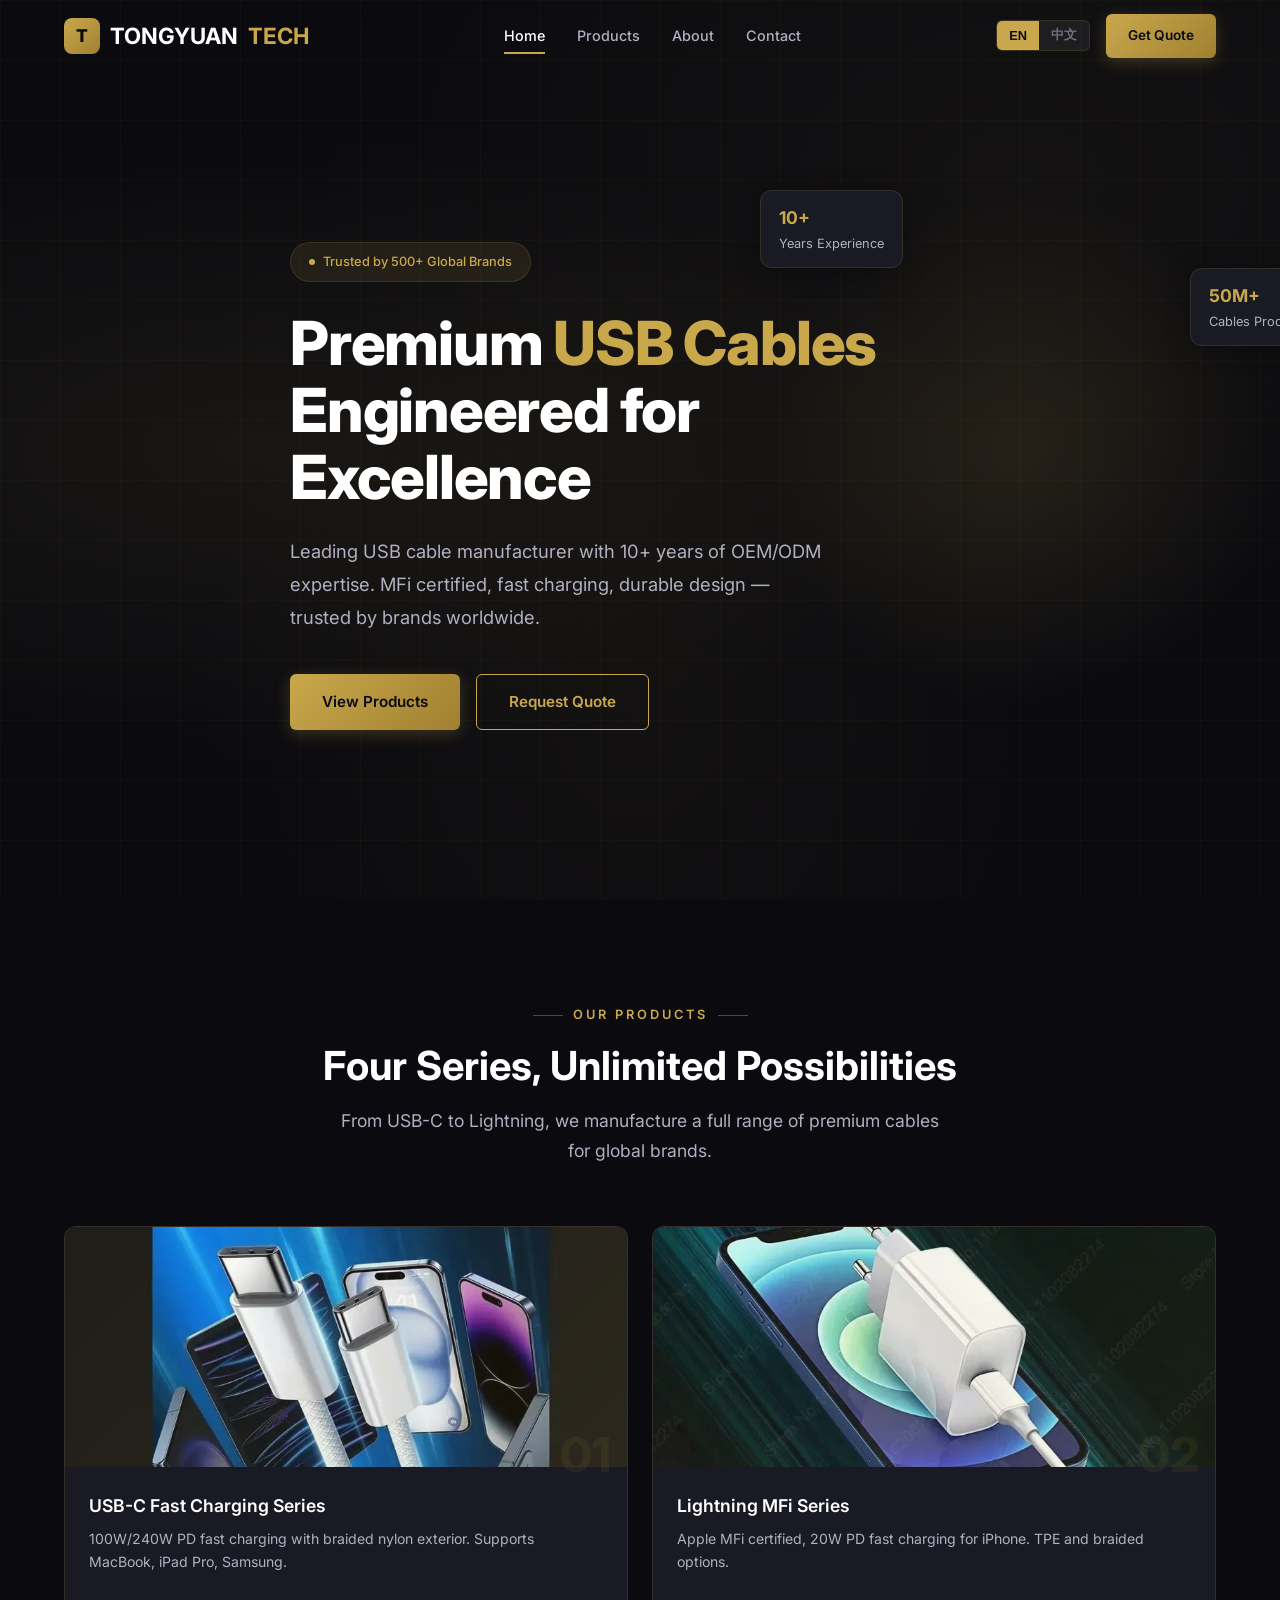
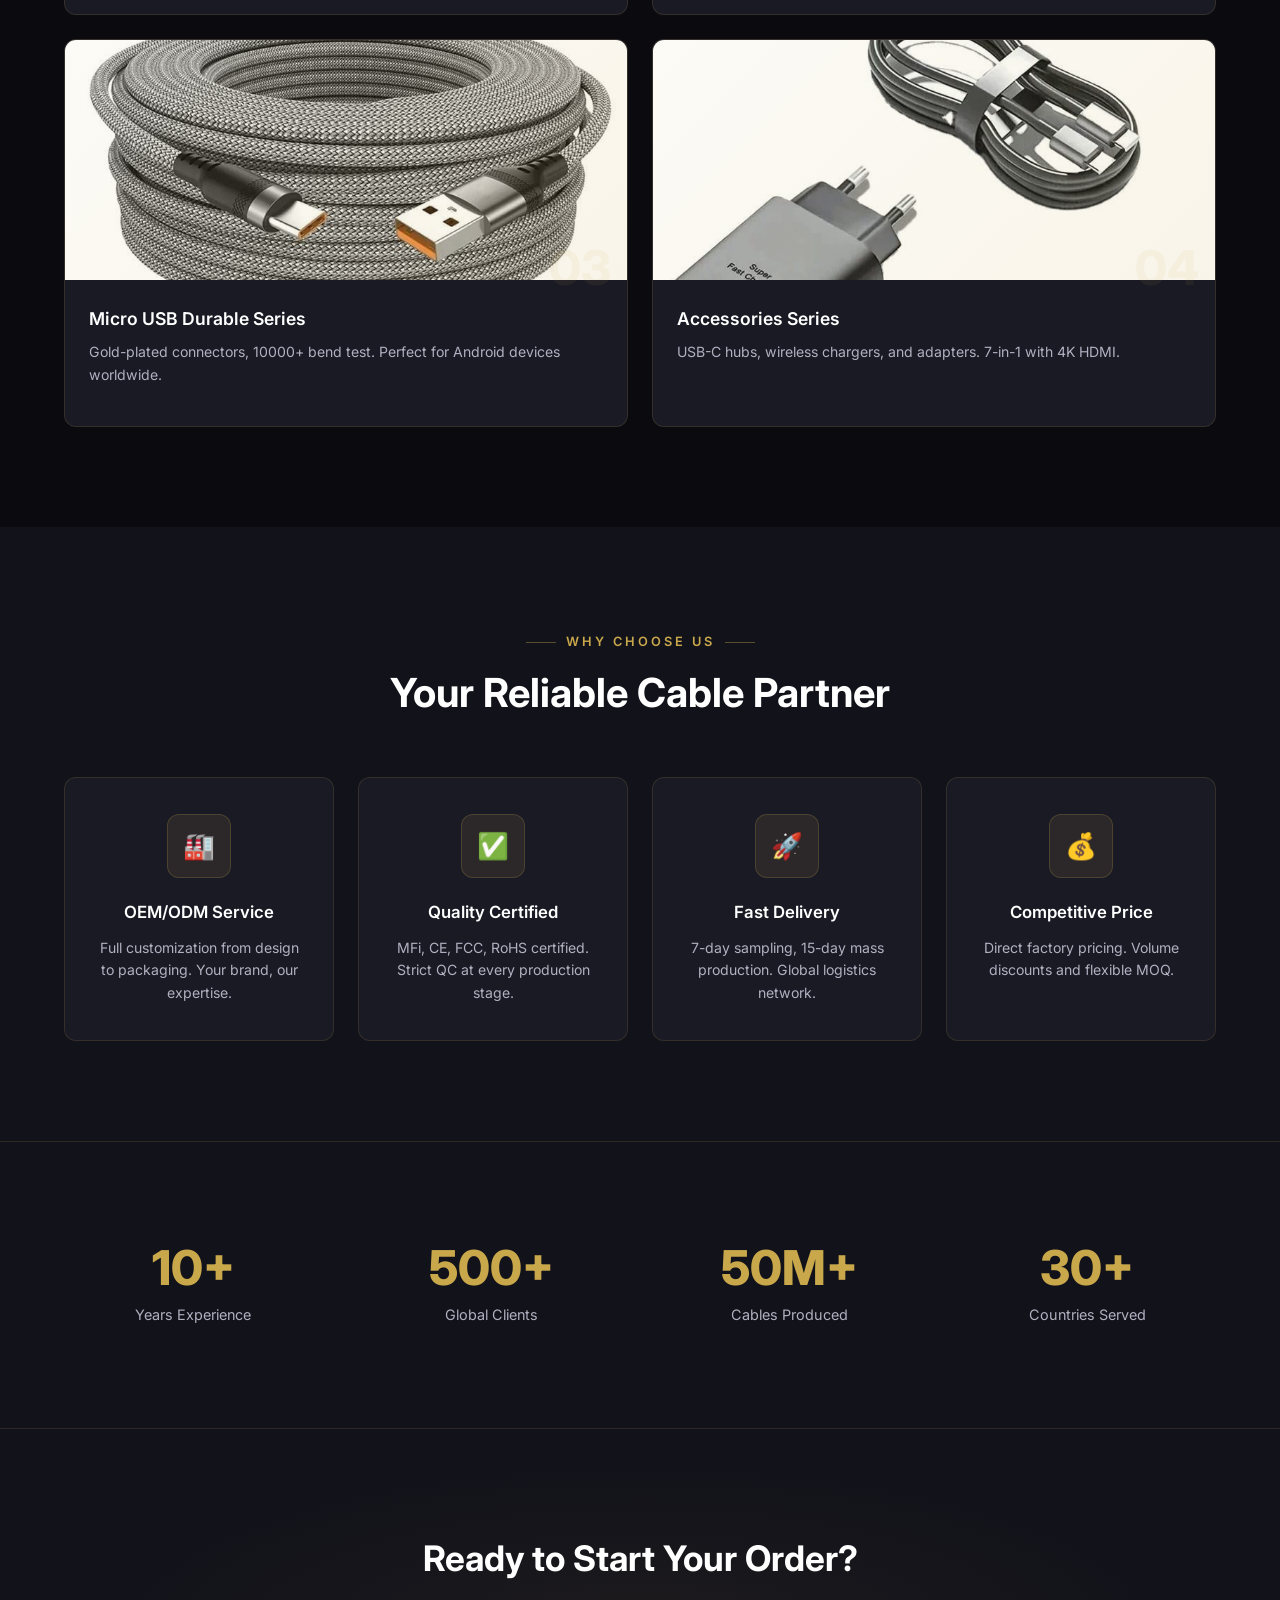
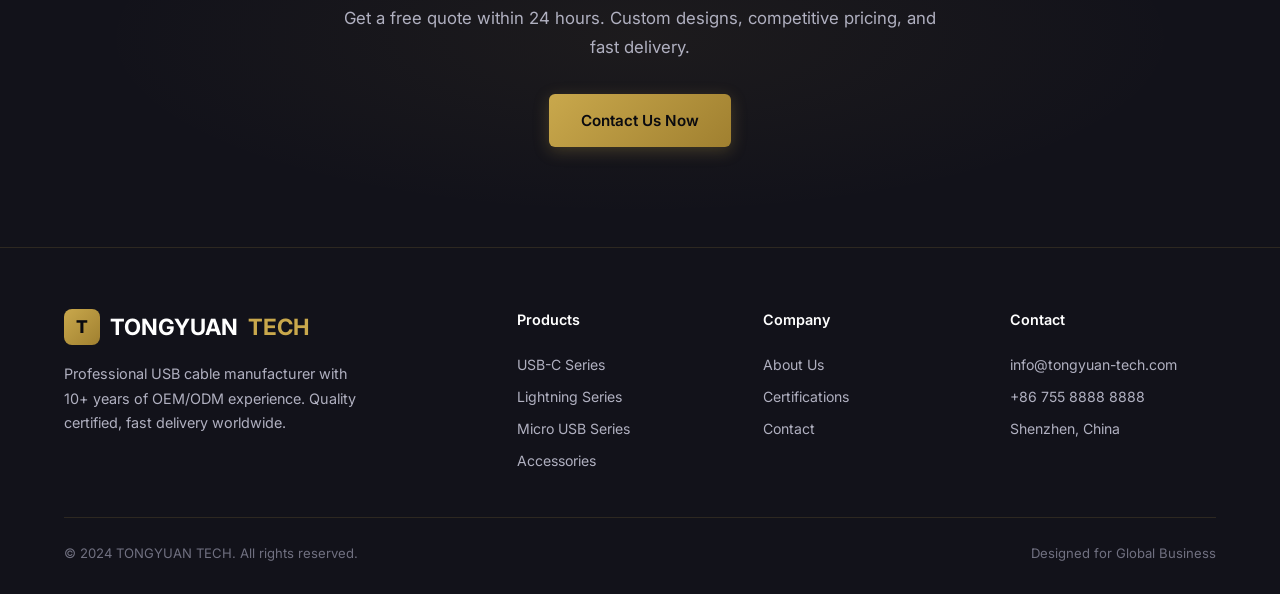
<file: index.html>
<!DOCTYPE html>
<html lang="en">
<head>
  <meta charset="UTF-8">
  <meta name="viewport" content="width=device-width, initial-scale=1.0">
  <title>TONGYUAN TECH - Premium USB Cables Manufacturer</title>
  <meta name="description" content="TONGYUAN TECH is a leading USB cable manufacturer with 10+ years of experience. OEM/ODM services, quality certified, fast delivery worldwide.">
  <link rel="stylesheet" href="assets/css/style.css">
  <link rel="preconnect" href="https://fonts.googleapis.com">
  <link href="https://fonts.googleapis.com/css2?family=Inter:wght@400;500;600;700;800&display=swap" rel="stylesheet">
</head>
<body>

<!-- Header 导航 -->
<header class="header">
  <div class="header-inner">
    <a href="index.html" class="logo">
      <div class="logo-icon">T</div>
      TONGYUAN<span>TECH</span>
    </a>
    <nav class="nav">
      <a href="index.html" class="nav-link active" data-en="Home" data-zh="首页">Home</a>
      <a href="products.html" class="nav-link " data-en="Products" data-zh="产品中心">Products</a>
      <a href="about.html" class="nav-link " data-en="About" data-zh="关于我们">About</a>
      <a href="contact.html" class="nav-link " data-en="Contact" data-zh="联系我们">Contact</a>
    </nav>
    <div class="header-actions">
      <div class="lang-switch">
        <button class="lang-btn active" data-lang="en">EN</button>
        <button class="lang-btn" data-lang="zh">中文</button>
      </div>
      <a href="contact.html" class="btn btn-primary btn-sm" data-en="Get Quote" data-zh="获取报价">Get Quote</a>
    </div>
    <button class="menu-toggle" aria-label="Menu">
      <span></span><span></span><span></span>
    </button>
  </div>
</header>

<!-- 移动端导航 -->
<div class="mobile-nav">
  <a href="index.html" class="nav-link active" data-en="Home" data-zh="首页">Home</a>
  <a href="products.html" class="nav-link " data-en="Products" data-zh="产品中心">Products</a>
  <a href="about.html" class="nav-link " data-en="About" data-zh="关于我们">About</a>
  <a href="contact.html" class="nav-link " data-en="Contact" data-zh="联系我们">Contact</a>
  <div class="header-actions">
    <a href="contact.html" class="btn btn-primary" data-en="Get Quote" data-zh="获取报价">Get Quote</a>
  </div>
</div>

<!-- Hero 区块 -->
<section class="hero">
  <div class="hero-bg"></div>
  <div class="hero-grid"></div>
  <div class="container">
    <div class="hero-content">
      <div class="hero-badge">
        <span class="hero-badge-dot"></span>
        <span data-en="Trusted by 500+ Global Brands" data-zh="500+ 全球品牌信赖之选">Trusted by 500+ Global Brands</span>
      </div>
      <h1 class="hero-title">
        <span data-en="Premium" data-zh="优质">Premium</span> <span class="gold" data-en="USB Cables" data-zh="USB数据线">USB Cables</span><br>
        <span data-en="Engineered for Excellence" data-zh="精工制造 卓越品质">Engineered for Excellence</span>
      </h1>
      <p class="hero-desc" data-en="Leading USB cable manufacturer with 10+ years of OEM/ODM expertise. MFi certified, fast charging, durable design — trusted by brands worldwide." data-zh="拥有10余年OEM/ODM经验的领先USB数据线制造商。MFi认证、快充技术、耐用设计——全球品牌信赖之选。">Leading USB cable manufacturer with 10+ years of OEM/ODM expertise. MFi certified, fast charging, durable design — trusted by brands worldwide.</p>
      <div class="hero-btns">
        <a href="products.html" class="btn btn-primary" data-en="View Products" data-zh="查看产品">View Products</a>
        <a href="contact.html" class="btn btn-outline" data-en="Request Quote" data-zh="索取报价">Request Quote</a>
      </div>
    </div>
  </div>
  <div class="hero-visual">
    <div class="hero-visual-inner">
      <div class="hero-floating">
        <span class="num">10+</span>
        <span data-en="Years Experience" data-zh="年经验">Years Experience</span>
      </div>
      <div class="hero-floating">
        <span class="num">50M+</span>
        <span data-en="Cables Produced" data-zh="条数据线产出">Cables Produced</span>
      </div>
    </div>
  </div>
</section>

<!-- 产品展示区 -->
<section class="section">
  <div class="container">
    <div class="section-header reveal">
      <div class="section-label" data-en="Our Products" data-zh="产品展示">Our Products</div>
      <h2 class="section-title" data-en="Four Series, Unlimited Possibilities" data-zh="四大系列，无限可能">Four Series, Unlimited Possibilities</h2>
      <p class="section-subtitle" data-en="From USB-C to Lightning, we manufacture a full range of premium cables for global brands." data-zh="从USB-C到Lightning，我们为全球品牌制造全系列优质数据线。">From USB-C to Lightning, we manufacture a full range of premium cables for global brands.</p>
    </div>

    <div class="home-products-grid">
      <!-- Series 1 -->
      <a href="detail-group1.html" class="home-product-card reveal">
        <div class="home-product-img"><img src="assets/img/product-group1-01.jpg" alt="USB-C Fast Charging Series" loading="lazy"></div>
        <div class="home-product-info">
          <span class="home-product-num">01</span>
          <h3 class="product-name" data-en="USB-C Fast Charging Series" data-zh="USB-C 快充系列">USB-C Fast Charging Series</h3>
          <p class="product-desc" data-en="100W/240W PD fast charging with braided nylon exterior. Supports MacBook, iPad Pro, Samsung." data-zh="100W/240W PD快充，尼龙编织外被。支持MacBook、iPad Pro、三星。">100W/240W PD fast charging with braided nylon exterior. Supports MacBook, iPad Pro, Samsung.</p>
        </div>
      </a>
      <!-- Series 2 -->
      <a href="detail-group2.html" class="home-product-card reveal">
        <div class="home-product-img"><img src="assets/img/product-group2-01.jpg" alt="Lightning MFi Series" loading="lazy"></div>
        <div class="home-product-info">
          <span class="home-product-num">02</span>
          <h3 class="product-name" data-en="Lightning MFi Series" data-zh="Lightning MFi 系列">Lightning MFi Series</h3>
          <p class="product-desc" data-en="Apple MFi certified, 20W PD fast charging for iPhone. TPE and braided options." data-zh="Apple MFi认证，20W PD快充适配iPhone。TPE与编织可选。">Apple MFi certified, 20W PD fast charging for iPhone. TPE and braided options.</p>
        </div>
      </a>
      <!-- Series 3 -->
      <a href="detail-group3.html" class="home-product-card reveal">
        <div class="home-product-img"><img src="assets/img/product-group3-01.jpg" alt="Micro USB Durable Series" loading="lazy"></div>
        <div class="home-product-info">
          <span class="home-product-num">03</span>
          <h3 class="product-name" data-en="Micro USB Durable Series" data-zh="Micro USB 耐用系列">Micro USB Durable Series</h3>
          <p class="product-desc" data-en="Gold-plated connectors, 10000+ bend test. Perfect for Android devices worldwide." data-zh="镀金接头，万次弯折测试。适用于全球安卓设备。">Gold-plated connectors, 10000+ bend test. Perfect for Android devices worldwide.</p>
        </div>
      </a>
      <!-- Series 4 -->
      <a href="detail-group4.html" class="home-product-card reveal">
        <div class="home-product-img"><img src="assets/img/product-group4-01.jpg" alt="Accessories Series" loading="lazy"></div>
        <div class="home-product-info">
          <span class="home-product-num">04</span>
          <h3 class="product-name" data-en="Accessories Series" data-zh="配件系列">Accessories Series</h3>
          <p class="product-desc" data-en="USB-C hubs, wireless chargers, and adapters. 7-in-1 with 4K HDMI." data-zh="USB-C扩展坞、无线充电器、适配器。4K HDMI七合一扩展坞。">USB-C hubs, wireless chargers, and adapters. 7-in-1 with 4K HDMI.</p>
        </div>
      </a>
    </div>
  </div>
</section>

<!-- 为什么选择我们 -->
<section class="section" style="background:var(--bg-secondary)">
  <div class="container">
    <div class="section-header reveal">
      <div class="section-label" data-en="Why Choose Us" data-zh="为什么选择我们">Why Choose Us</div>
      <h2 class="section-title" data-en="Your Reliable Cable Partner" data-zh="您可靠的线缆合作伙伴">Your Reliable Cable Partner</h2>
    </div>
    <div class="advantages-grid">
      <div class="advantage-card reveal">
        <div class="advantage-icon">&#x1F3ED;</div>
        <h3 class="advantage-title" data-en="OEM/ODM Service" data-zh="OEM/ODM 服务">OEM/ODM Service</h3>
        <p class="advantage-desc" data-en="Full customization from design to packaging. Your brand, our expertise." data-zh="从设计到包装的全方位定制。您的品牌，我们的专业。">Full customization from design to packaging. Your brand, our expertise.</p>
      </div>
      <div class="advantage-card reveal">
        <div class="advantage-icon">&#x2705;</div>
        <h3 class="advantage-title" data-en="Quality Certified" data-zh="品质认证">Quality Certified</h3>
        <p class="advantage-desc" data-en="MFi, CE, FCC, RoHS certified. Strict QC at every production stage." data-zh="MFi、CE、FCC、RoHS认证。每道工序严格品控。">MFi, CE, FCC, RoHS certified. Strict QC at every production stage.</p>
      </div>
      <div class="advantage-card reveal">
        <div class="advantage-icon">&#x1F680;</div>
        <h3 class="advantage-title" data-en="Fast Delivery" data-zh="快速交付">Fast Delivery</h3>
        <p class="advantage-desc" data-en="7-day sampling, 15-day mass production. Global logistics network." data-zh="7天打样，15天量产。全球物流网络。">7-day sampling, 15-day mass production. Global logistics network.</p>
      </div>
      <div class="advantage-card reveal">
        <div class="advantage-icon">&#x1F4B0;</div>
        <h3 class="advantage-title" data-en="Competitive Price" data-zh="竞争价格">Competitive Price</h3>
        <p class="advantage-desc" data-en="Direct factory pricing. Volume discounts and flexible MOQ." data-zh="工厂直供价格。批量折扣和灵活起订量。">Direct factory pricing. Volume discounts and flexible MOQ.</p>
      </div>
    </div>
  </div>
</section>

<!-- 数据统计 -->
<section class="stats section">
  <div class="container">
    <div class="stats-grid">
      <div class="stat-item reveal">
        <div class="stat-number">10+</div>
        <div class="stat-label" data-en="Years Experience" data-zh="年行业经验">Years Experience</div>
      </div>
      <div class="stat-item reveal">
        <div class="stat-number">500+</div>
        <div class="stat-label" data-en="Global Clients" data-zh="全球客户">Global Clients</div>
      </div>
      <div class="stat-item reveal">
        <div class="stat-number">50M+</div>
        <div class="stat-label" data-en="Cables Produced" data-zh="条数据线产出">Cables Produced</div>
      </div>
      <div class="stat-item reveal">
        <div class="stat-number">30+</div>
        <div class="stat-label" data-en="Countries Served" data-zh="服务国家">Countries Served</div>
      </div>
    </div>
  </div>
</section>

<!-- CTA 区块 -->
<section class="cta-section section">
  <div class="container">
    <div class="cta-content reveal">
      <h2 class="cta-title" data-en="Ready to Start Your Order?" data-zh="准备开始您的订单？">Ready to Start Your Order?</h2>
      <p class="cta-desc" data-en="Get a free quote within 24 hours. Custom designs, competitive pricing, and fast delivery." data-zh="24小时内获取免费报价。定制设计、竞争价格、快速交付。">Get a free quote within 24 hours. Custom designs, competitive pricing, and fast delivery.</p>
      <a href="contact.html" class="btn btn-primary" data-en="Contact Us Now" data-zh="立即联系我们">Contact Us Now</a>
    </div>
  </div>
</section>

<!-- Footer -->
<footer class="footer">
  <div class="container">
    <div class="footer-grid">
      <div class="footer-brand">
        <a href="index.html" class="logo">
          <div class="logo-icon">T</div>
          TONGYUAN<span>TECH</span>
        </a>
        <p data-en="Professional USB cable manufacturer with 10+ years of OEM/ODM experience. Quality certified, fast delivery worldwide." data-zh="专业USB数据线制造商，10余年OEM/ODM经验。品质认证，全球快速交付。">Professional USB cable manufacturer with 10+ years of OEM/ODM experience. Quality certified, fast delivery worldwide.</p>
      </div>
      <div>
        <h4 class="footer-title" data-en="Products" data-zh="产品">Products</h4>
        <a href="detail-group1.html" class="footer-link" data-en="USB-C Series" data-zh="USB-C 系列">USB-C Series</a>
        <a href="detail-group2.html" class="footer-link" data-en="Lightning Series" data-zh="Lightning 系列">Lightning Series</a>
        <a href="detail-group3.html" class="footer-link" data-en="Micro USB Series" data-zh="Micro USB 系列">Micro USB Series</a>
        <a href="detail-group4.html" class="footer-link" data-en="Accessories" data-zh="配件系列">Accessories</a>
      </div>
      <div>
        <h4 class="footer-title" data-en="Company" data-zh="公司">Company</h4>
        <a href="about.html" class="footer-link" data-en="About Us" data-zh="关于我们">About Us</a>
        <a href="about.html" class="footer-link" data-en="Certifications" data-zh="资质认证">Certifications</a>
        <a href="contact.html" class="footer-link" data-en="Contact" data-zh="联系我们">Contact</a>
      </div>
      <div>
        <h4 class="footer-title" data-en="Contact" data-zh="联系方式">Contact</h4>
        <span class="footer-link">info@tongyuan-tech.com</span>
        <span class="footer-link">+86 755 8888 8888</span>
        <span class="footer-link" data-en="Shenzhen, China" data-zh="中国深圳">Shenzhen, China</span>
      </div>
    </div>
    <div class="footer-bottom">
      <span>&copy; 2024 TONGYUAN TECH. All rights reserved.</span>
      <span data-en="Designed for Global Business" data-zh="为全球商业而设计">Designed for Global Business</span>
    </div>
  </div>
</footer>

<script src="assets/js/main.js"></script>
</body>
</html>
</file>
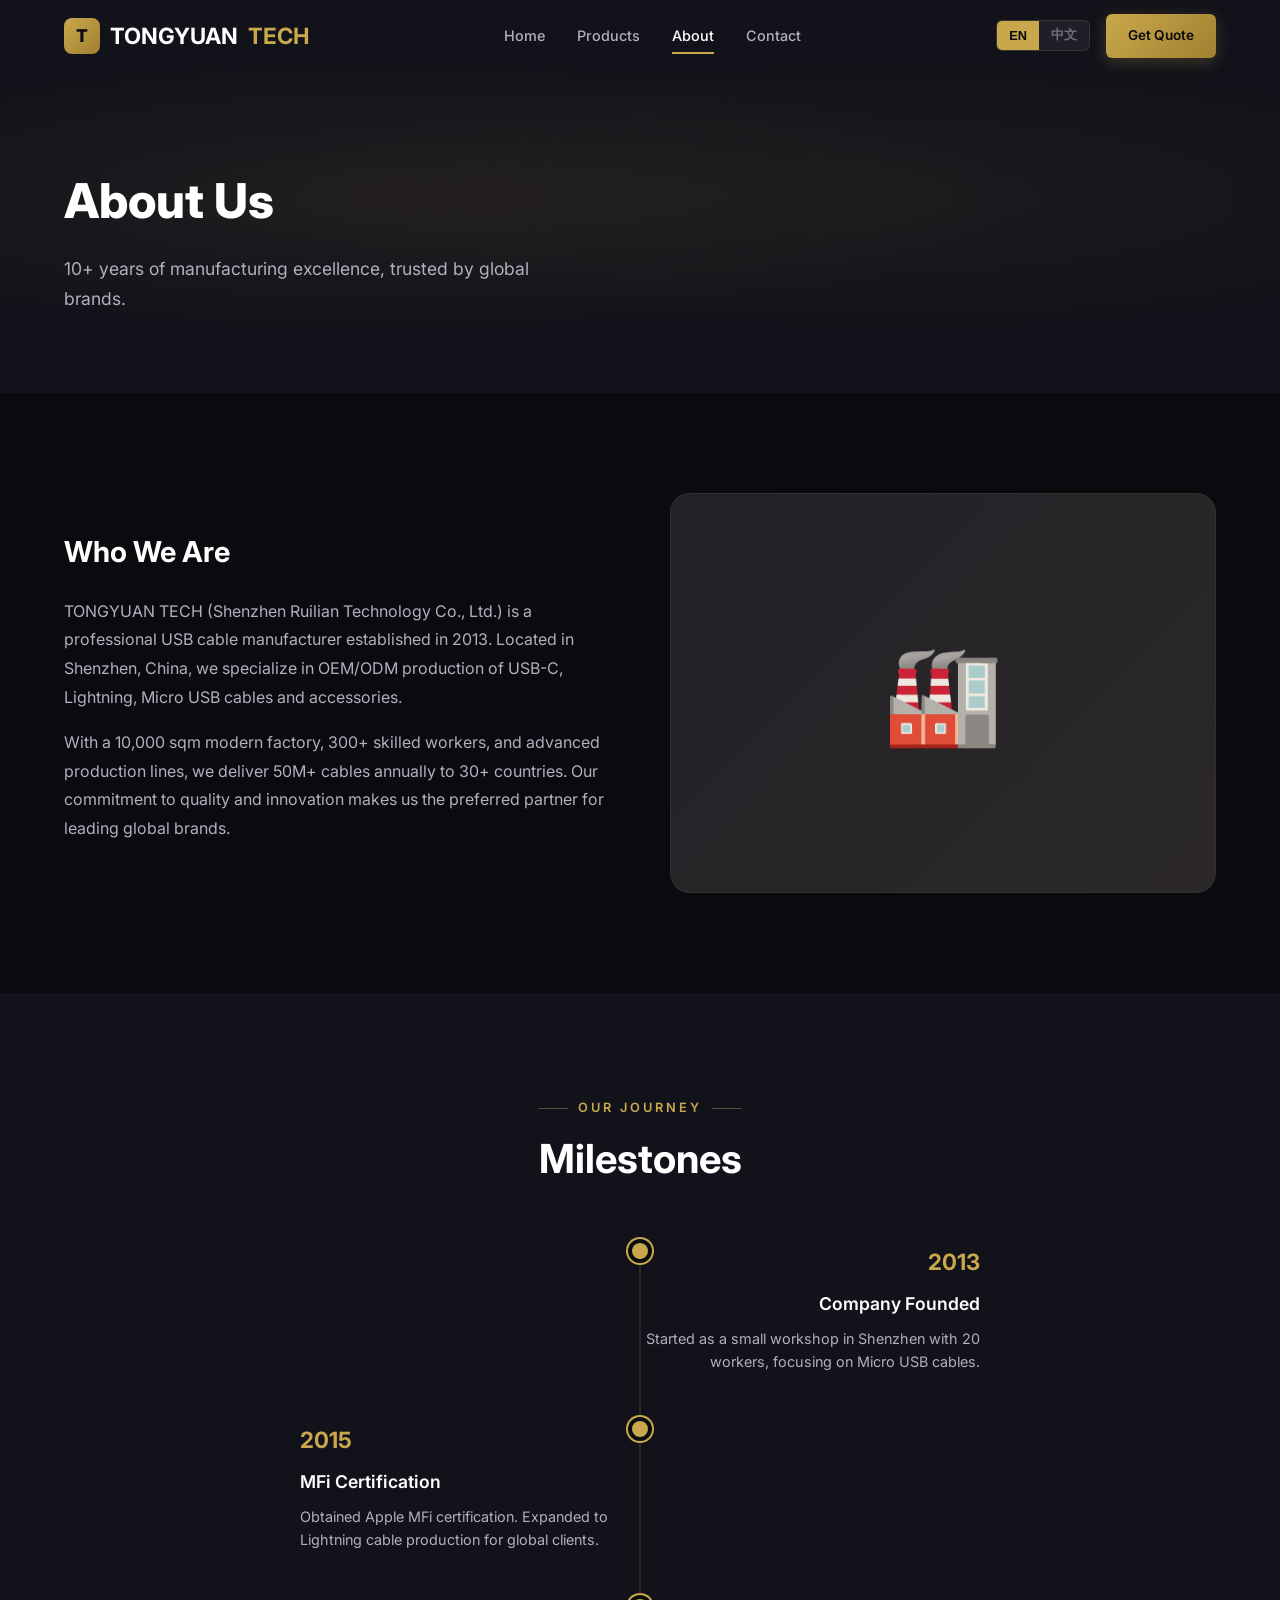
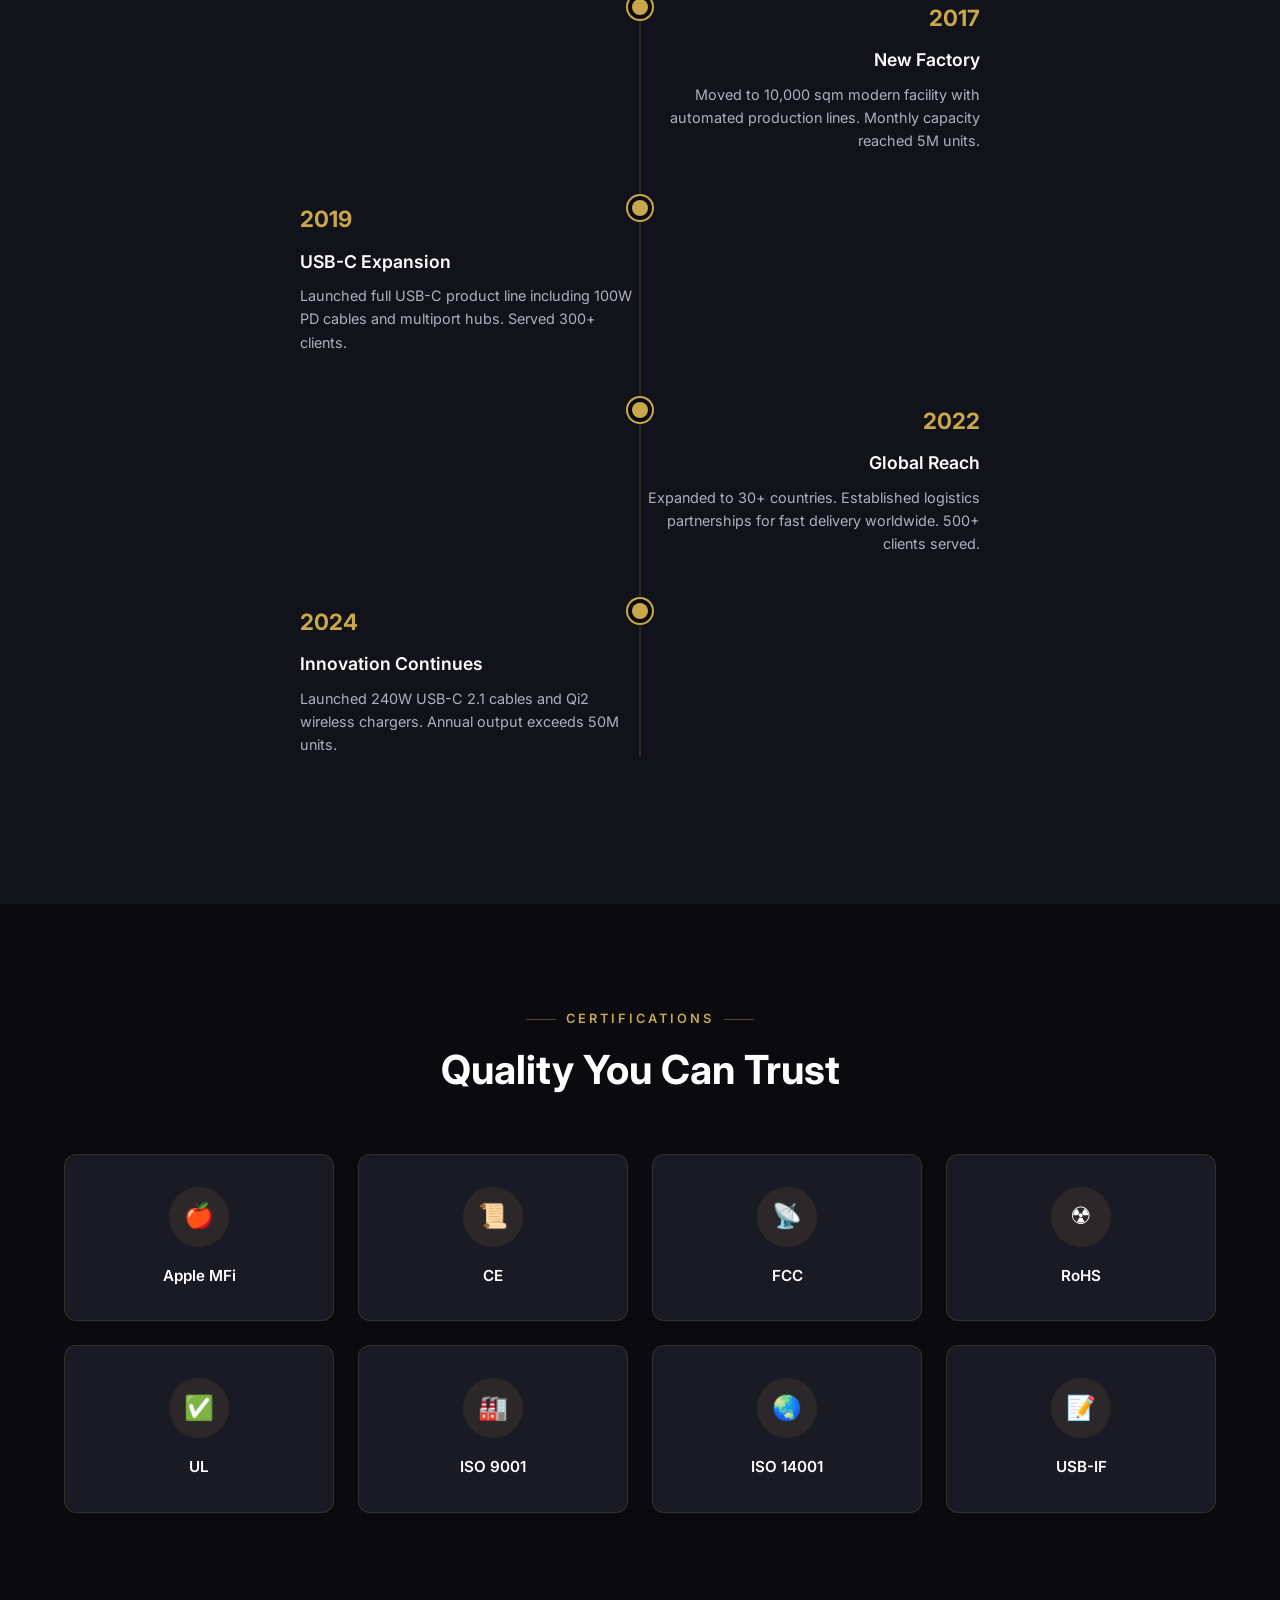
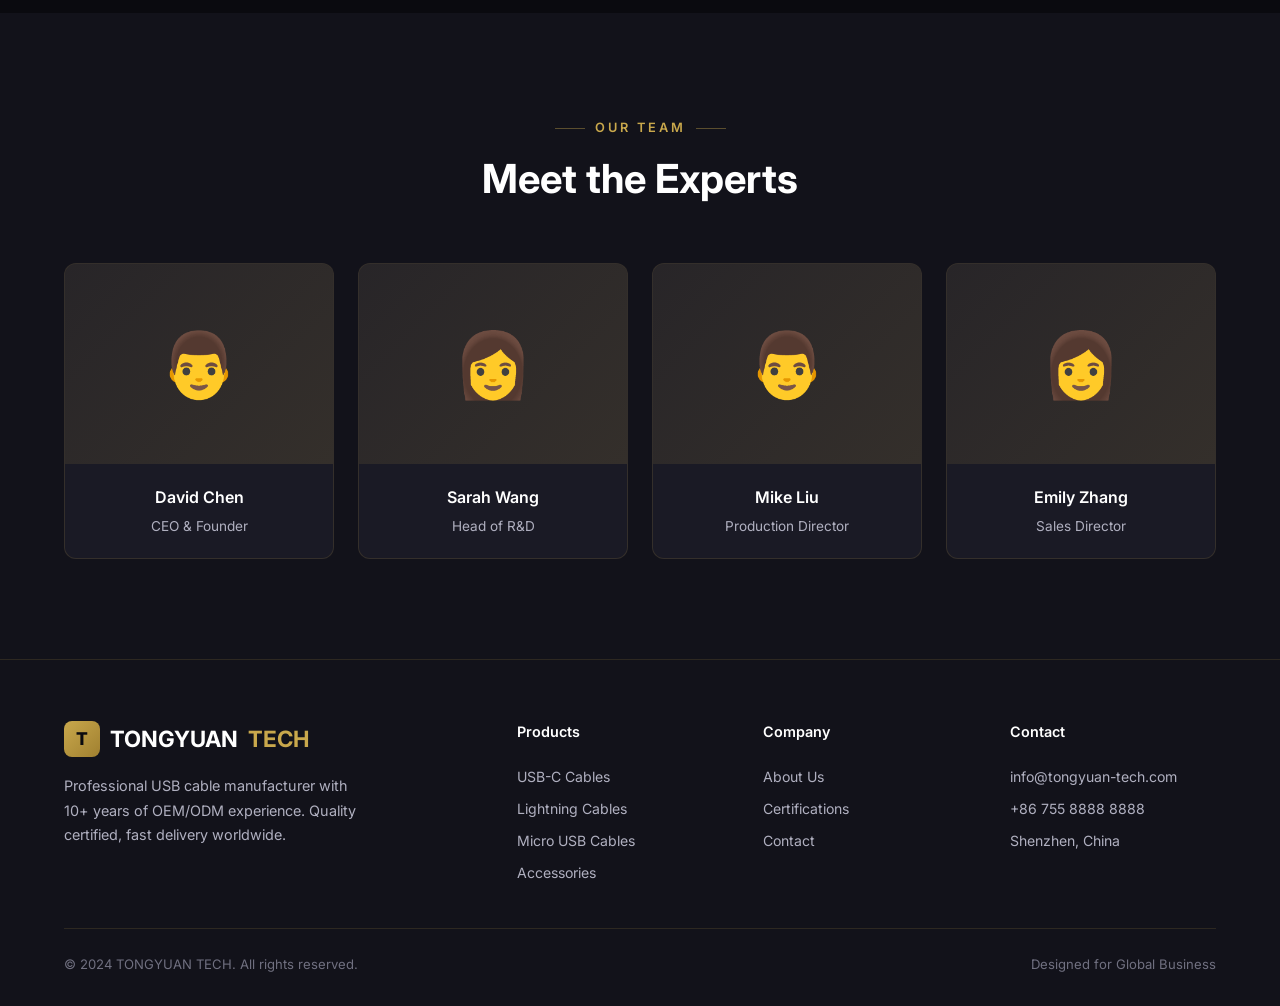
<file: about.html>
<!DOCTYPE html>
<html lang="en">
<head>
  <meta charset="UTF-8">
  <meta name="viewport" content="width=device-width, initial-scale=1.0">
  <title>About Us - TONGYUAN TECH USB Cables</title>
  <meta name="description" content="TONGYUAN TECH - 10+ years of USB cable manufacturing excellence. Learn about our company, certifications, and team.">
  <link rel="stylesheet" href="assets/css/style.css">
  <link rel="preconnect" href="https://fonts.googleapis.com">
  <link href="https://fonts.googleapis.com/css2?family=Inter:wght@400;500;600;700;800&display=swap" rel="stylesheet">
</head>
<body>

<!-- Header 导航 -->
<header class="header">
  <div class="header-inner">
    <a href="index.html" class="logo">
      <div class="logo-icon">T</div>
      TONGYUAN<span>TECH</span>
    </a>
    <nav class="nav">
      <a href="index.html" class="nav-link " data-en="Home" data-zh="首页">Home</a>
      <a href="products.html" class="nav-link " data-en="Products" data-zh="产品中心">Products</a>
      <a href="about.html" class="nav-link active" data-en="About" data-zh="关于我们">About</a>
      <a href="contact.html" class="nav-link " data-en="Contact" data-zh="联系我们">Contact</a>
    </nav>
    <div class="header-actions">
      <div class="lang-switch">
        <button class="lang-btn active" data-lang="en">EN</button>
        <button class="lang-btn" data-lang="zh">中文</button>
      </div>
      <a href="contact.html" class="btn btn-primary btn-sm" data-en="Get Quote" data-zh="获取报价">Get Quote</a>
    </div>
    <button class="menu-toggle" aria-label="Menu">
      <span></span><span></span><span></span>
    </button>
  </div>
</header>

<!-- 移动端导航 -->
<div class="mobile-nav">
  <a href="index.html" class="nav-link " data-en="Home" data-zh="首页">Home</a>
  <a href="products.html" class="nav-link " data-en="Products" data-zh="产品中心">Products</a>
  <a href="about.html" class="nav-link active" data-en="About" data-zh="关于我们">About</a>
  <a href="contact.html" class="nav-link " data-en="Contact" data-zh="联系我们">Contact</a>
  <div class="header-actions">
    <a href="contact.html" class="btn btn-primary" data-en="Get Quote" data-zh="获取报价">Get Quote</a>
  </div>
</div>

<!-- 页面横幅 -->
<section class="page-banner">
  <div class="container">
    <h1 class="page-banner-title" data-en="About Us" data-zh="关于我们">About Us</h1>
    <p class="page-banner-desc" data-en="10+ years of manufacturing excellence, trusted by global brands." data-zh="10余年制造卓见，全球品牌信赖。">10+ years of manufacturing excellence, trusted by global brands.</p>
  </div>
</section>

<!-- 公司介绍 -->
<section class="section">
  <div class="container">
    <div class="about-intro reveal">
      <div class="about-intro-text">
        <h3 data-en="Who We Are" data-zh="我们是谁">Who We Are</h3>
        <p data-en="TONGYUAN TECH (Shenzhen Ruilian Technology Co., Ltd.) is a professional USB cable manufacturer established in 2013. Located in Shenzhen, China, we specialize in OEM/ODM production of USB-C, Lightning, Micro USB cables and accessories." data-zh="TONGYUAN TECH（TONGYUAN TECHNOLOGY CO., LIMITED）是专业的USB数据线制造商，成立于2013年。位于中国深圳，专注于USB-C、Lightning、Micro USB数据线及配件的OEM/ODM生产。">TONGYUAN TECH (Shenzhen Ruilian Technology Co., Ltd.) is a professional USB cable manufacturer established in 2013. Located in Shenzhen, China, we specialize in OEM/ODM production of USB-C, Lightning, Micro USB cables and accessories.</p>
        <p data-en="With a 10,000 sqm modern factory, 300+ skilled workers, and advanced production lines, we deliver 50M+ cables annually to 30+ countries. Our commitment to quality and innovation makes us the preferred partner for leading global brands." data-zh="拥有10000平米现代化厂房、300余名熟练工人和先进生产线，年产能5000万条以上，出口至30余个国家。我们对品质和创新的坚持使我们成为全球领先品牌的优选合作伙伴。">With a 10,000 sqm modern factory, 300+ skilled workers, and advanced production lines, we deliver 50M+ cables annually to 30+ countries. Our commitment to quality and innovation makes us the preferred partner for leading global brands.</p>
      </div>
      <div class="about-intro-visual">&#x1F3ED;</div>
    </div>
  </div>
</section>

<!-- 发展历程 -->
<section class="section" style="background:var(--bg-secondary)">
  <div class="container">
    <div class="section-header reveal">
      <div class="section-label" data-en="Our Journey" data-zh="发展历程">Our Journey</div>
      <h2 class="section-title" data-en="Milestones" data-zh="里程碑">Milestones</h2>
    </div>
    <div class="timeline">
      <div class="timeline-item reveal">
        <div class="timeline-dot"></div>
        <div class="timeline-content">
          <div class="timeline-year">2013</div>
          <div class="timeline-title" data-en="Company Founded" data-zh="公司成立">Company Founded</div>
          <div class="timeline-desc" data-en="Started as a small workshop in Shenzhen with 20 workers, focusing on Micro USB cables." data-zh="在深圳以20人工坊起步，专注Micro USB数据线生产。">Started as a small workshop in Shenzhen with 20 workers, focusing on Micro USB cables.</div>
        </div>
      </div>
      <div class="timeline-item reveal">
        <div class="timeline-dot"></div>
        <div class="timeline-content">
          <div class="timeline-year">2015</div>
          <div class="timeline-title" data-en="MFi Certification" data-zh="获得MFi认证">MFi Certification</div>
          <div class="timeline-desc" data-en="Obtained Apple MFi certification. Expanded to Lightning cable production for global clients." data-zh="获得Apple MFi认证。拓展Lightning数据线生产，服务全球客户。">Obtained Apple MFi certification. Expanded to Lightning cable production for global clients.</div>
        </div>
      </div>
      <div class="timeline-item reveal">
        <div class="timeline-dot"></div>
        <div class="timeline-content">
          <div class="timeline-year">2017</div>
          <div class="timeline-title" data-en="New Factory" data-zh="新厂房投产">New Factory</div>
          <div class="timeline-desc" data-en="Moved to 10,000 sqm modern facility with automated production lines. Monthly capacity reached 5M units." data-zh="迁入10000平米现代化厂房，引入自动化产线。月产能达500万条。">Moved to 10,000 sqm modern facility with automated production lines. Monthly capacity reached 5M units.</div>
        </div>
      </div>
      <div class="timeline-item reveal">
        <div class="timeline-dot"></div>
        <div class="timeline-content">
          <div class="timeline-year">2019</div>
          <div class="timeline-title" data-en="USB-C Expansion" data-zh="USB-C产品线拓展">USB-C Expansion</div>
          <div class="timeline-desc" data-en="Launched full USB-C product line including 100W PD cables and multiport hubs. Served 300+ clients." data-zh="推出全系列USB-C产品线，包括100W PD数据线和多口扩展坞。服务300+客户。">Launched full USB-C product line including 100W PD cables and multiport hubs. Served 300+ clients.</div>
        </div>
      </div>
      <div class="timeline-item reveal">
        <div class="timeline-dot"></div>
        <div class="timeline-content">
          <div class="timeline-year">2022</div>
          <div class="timeline-title" data-en="Global Reach" data-zh="全球布局">Global Reach</div>
          <div class="timeline-desc" data-en="Expanded to 30+ countries. Established logistics partnerships for fast delivery worldwide. 500+ clients served." data-zh="业务拓展至30余个国家。建立全球物流合作网络实现快速交付。服务500+客户。">Expanded to 30+ countries. Established logistics partnerships for fast delivery worldwide. 500+ clients served.</div>
        </div>
      </div>
      <div class="timeline-item reveal">
        <div class="timeline-dot"></div>
        <div class="timeline-content">
          <div class="timeline-year">2024</div>
          <div class="timeline-title" data-en="Innovation Continues" data-zh="持续创新">Innovation Continues</div>
          <div class="timeline-desc" data-en="Launched 240W USB-C 2.1 cables and Qi2 wireless chargers. Annual output exceeds 50M units." data-zh="推出240W USB-C 2.1数据线和Qi2无线充电器。年产量超5000万条。">Launched 240W USB-C 2.1 cables and Qi2 wireless chargers. Annual output exceeds 50M units.</div>
        </div>
      </div>
    </div>
  </div>
</section>

<!-- 认证展示 -->
<section class="section">
  <div class="container">
    <div class="section-header reveal">
      <div class="section-label" data-en="Certifications" data-zh="资质认证">Certifications</div>
      <h2 class="section-title" data-en="Quality You Can Trust" data-zh="品质值得信赖">Quality You Can Trust</h2>
    </div>
    <div class="cert-grid">
      <div class="cert-item reveal">
        <div class="cert-icon">&#x1F34E;</div>
        <div class="cert-name">Apple MFi</div>
      </div>
      <div class="cert-item reveal">
        <div class="cert-icon">&#x1F4DC;</div>
        <div class="cert-name">CE</div>
      </div>
      <div class="cert-item reveal">
        <div class="cert-icon">&#x1F4E1;</div>
        <div class="cert-name">FCC</div>
      </div>
      <div class="cert-item reveal">
        <div class="cert-icon">&#x2622;</div>
        <div class="cert-name">RoHS</div>
      </div>
      <div class="cert-item reveal">
        <div class="cert-icon">&#x2705;</div>
        <div class="cert-name">UL</div>
      </div>
      <div class="cert-item reveal">
        <div class="cert-icon">&#x1F3ED;</div>
        <div class="cert-name">ISO 9001</div>
      </div>
      <div class="cert-item reveal">
        <div class="cert-icon">&#x1F30F;</div>
        <div class="cert-name">ISO 14001</div>
      </div>
      <div class="cert-item reveal">
        <div class="cert-icon">&#x1F4DD;</div>
        <div class="cert-name" data-en="USB-IF" data-zh="USB-IF 认证">USB-IF</div>
      </div>
    </div>
  </div>
</section>

<!-- 团队展示 -->
<section class="section" style="background:var(--bg-secondary)">
  <div class="container">
    <div class="section-header reveal">
      <div class="section-label" data-en="Our Team" data-zh="核心团队">Our Team</div>
      <h2 class="section-title" data-en="Meet the Experts" data-zh="专业团队">Meet the Experts</h2>
    </div>
    <div class="team-grid">
      <div class="team-card reveal">
        <div class="team-photo">&#x1F468;</div>
        <div class="team-info">
          <div class="team-name" data-en="David Chen" data-zh="陈大卫">David Chen</div>
          <div class="team-role" data-en="CEO & Founder" data-zh="创始人兼CEO">CEO & Founder</div>
        </div>
      </div>
      <div class="team-card reveal">
        <div class="team-photo">&#x1F469;</div>
        <div class="team-info">
          <div class="team-name" data-en="Sarah Wang" data-zh="王莎拉">Sarah Wang</div>
          <div class="team-role" data-en="Head of R&D" data-zh="研发总监">Head of R&D</div>
        </div>
      </div>
      <div class="team-card reveal">
        <div class="team-photo">&#x1F468;</div>
        <div class="team-info">
          <div class="team-name" data-en="Mike Liu" data-zh="刘迈克">Mike Liu</div>
          <div class="team-role" data-en="Production Director" data-zh="生产总监">Production Director</div>
        </div>
      </div>
      <div class="team-card reveal">
        <div class="team-photo">&#x1F469;</div>
        <div class="team-info">
          <div class="team-name" data-en="Emily Zhang" data-zh="张艾米">Emily Zhang</div>
          <div class="team-role" data-en="Sales Director" data-zh="销售总监">Sales Director</div>
        </div>
      </div>
    </div>
  </div>
</section>

<!-- Footer -->
<footer class="footer">
  <div class="container">
    <div class="footer-grid">
      <div class="footer-brand">
        <a href="index.html" class="logo">
          <div class="logo-icon">T</div>
          TONGYUAN<span>TECH</span>
        </a>
        <p data-en="Professional USB cable manufacturer with 10+ years of OEM/ODM experience. Quality certified, fast delivery worldwide." data-zh="专业USB数据线制造商，10余年OEM/ODM经验。品质认证，全球快速交付。">Professional USB cable manufacturer with 10+ years of OEM/ODM experience. Quality certified, fast delivery worldwide.</p>
      </div>
      <div>
        <h4 class="footer-title" data-en="Products" data-zh="产品">Products</h4>
        <a href="products.html" class="footer-link" data-en="USB-C Cables" data-zh="USB-C 数据线">USB-C Cables</a>
        <a href="products.html" class="footer-link" data-en="Lightning Cables" data-zh="Lightning 数据线">Lightning Cables</a>
        <a href="products.html" class="footer-link" data-en="Micro USB Cables" data-zh="Micro USB 数据线">Micro USB Cables</a>
        <a href="products.html" class="footer-link" data-en="Accessories" data-zh="配件">Accessories</a>
      </div>
      <div>
        <h4 class="footer-title" data-en="Company" data-zh="公司">Company</h4>
        <a href="about.html" class="footer-link" data-en="About Us" data-zh="关于我们">About Us</a>
        <a href="about.html" class="footer-link" data-en="Certifications" data-zh="资质认证">Certifications</a>
        <a href="contact.html" class="footer-link" data-en="Contact" data-zh="联系我们">Contact</a>
      </div>
      <div>
        <h4 class="footer-title" data-en="Contact" data-zh="联系方式">Contact</h4>
        <span class="footer-link">info@tongyuan-tech.com</span>
        <span class="footer-link">+86 755 8888 8888</span>
        <span class="footer-link" data-en="Shenzhen, China" data-zh="中国深圳">Shenzhen, China</span>
      </div>
    </div>
    <div class="footer-bottom">
      <span>&copy; 2024 TONGYUAN TECH. All rights reserved.</span>
      <span data-en="Designed for Global Business" data-zh="为全球商业而设计">Designed for Global Business</span>
    </div>
  </div>
</footer>

<script src="assets/js/main.js"></script>
</body>
</html>
</file>
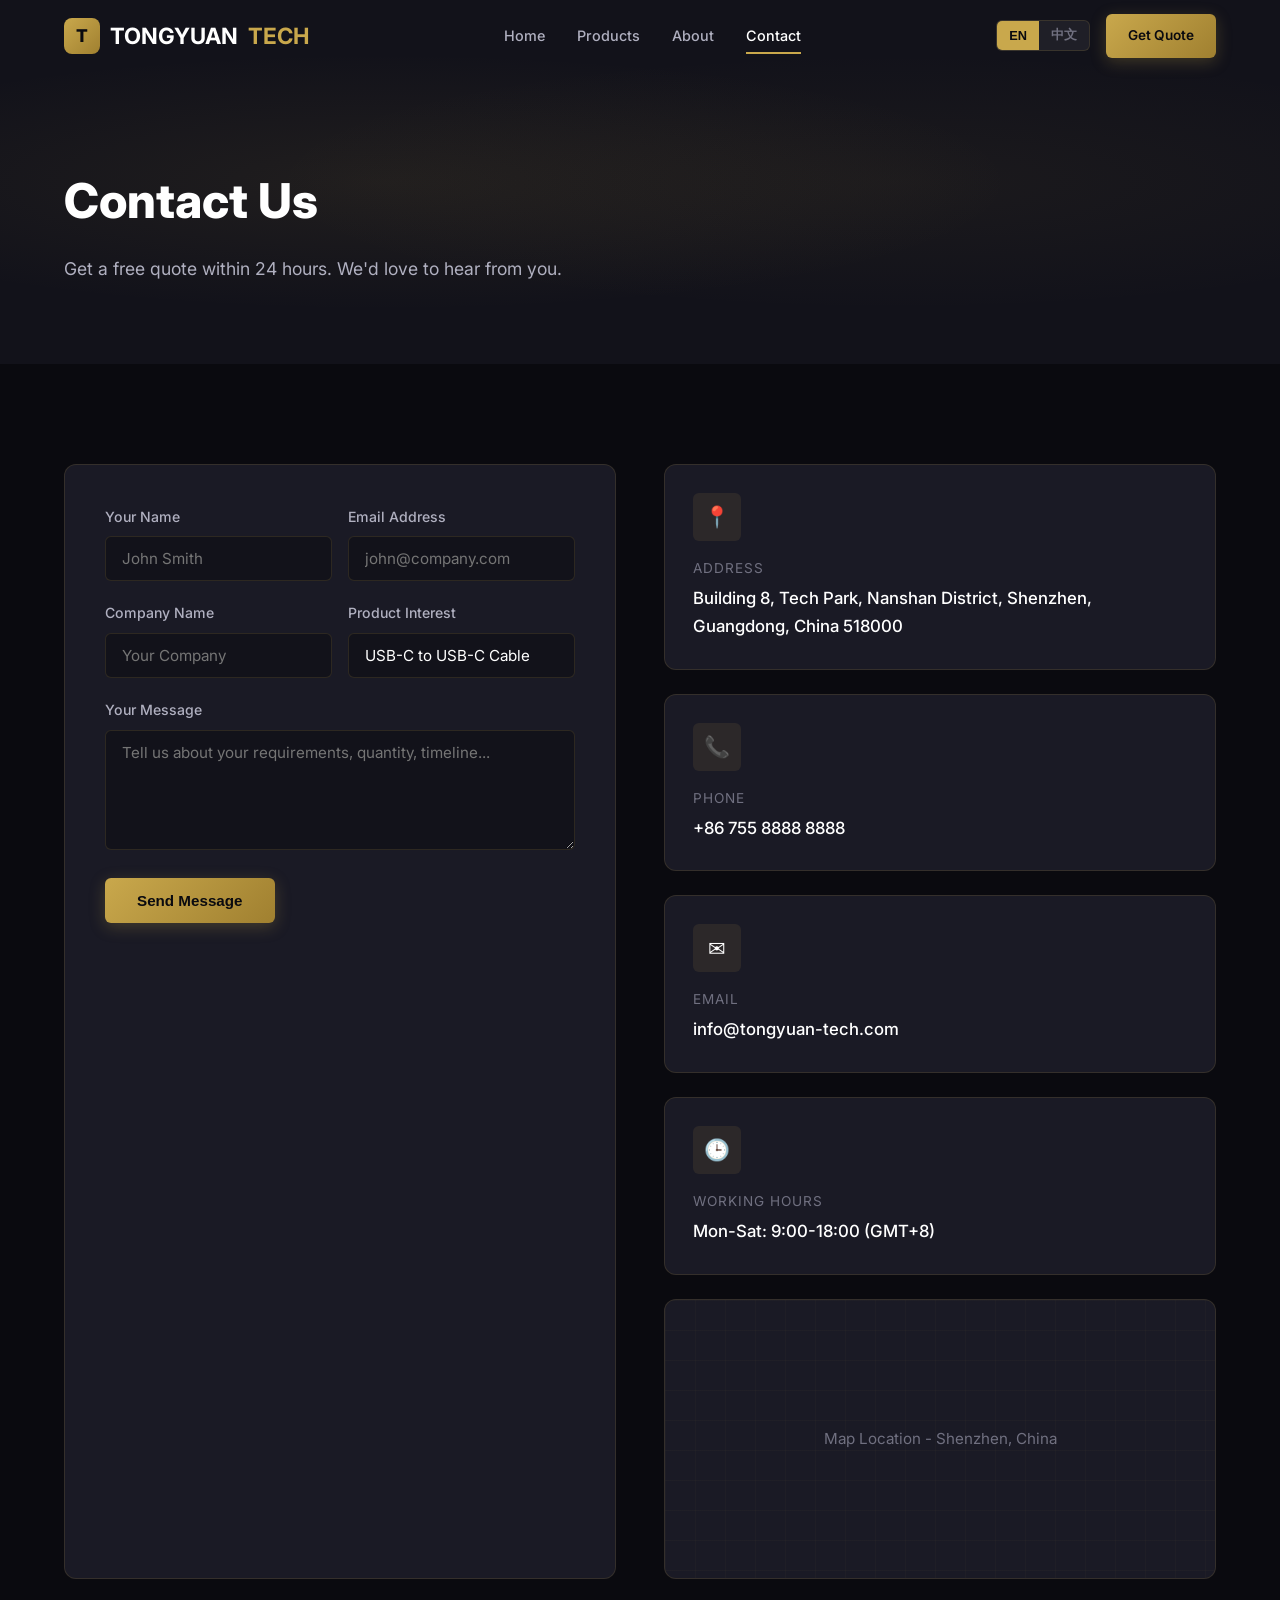
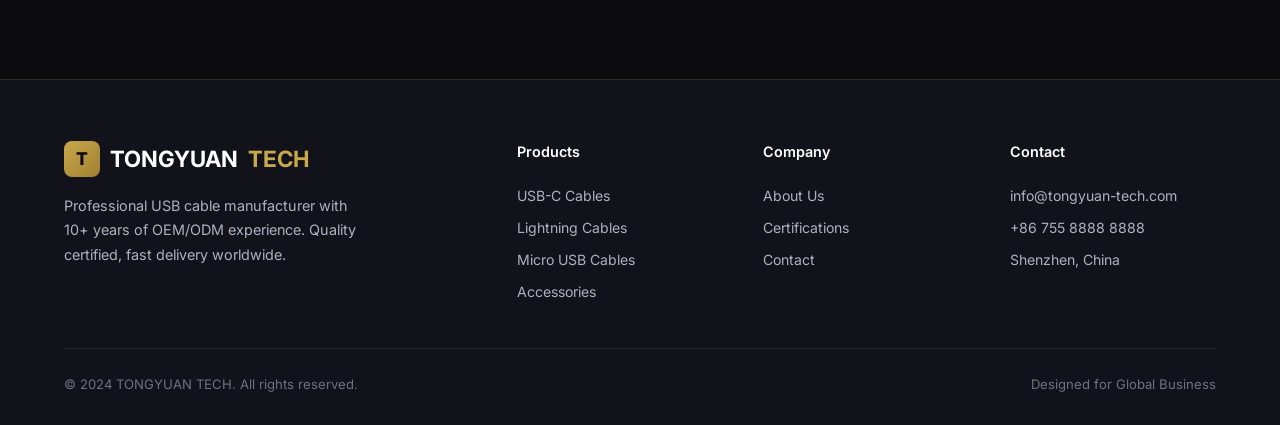
<file: contact.html>
<!DOCTYPE html>
<html lang="en">
<head>
  <meta charset="UTF-8">
  <meta name="viewport" content="width=device-width, initial-scale=1.0">
  <title>Contact Us - TONGYUAN TECH USB Cables</title>
  <meta name="description" content="Contact TONGYUAN TECH for USB cable OEM/ODM inquiries. Get a free quote within 24 hours. Factory direct pricing.">
  <link rel="stylesheet" href="assets/css/style.css">
  <link rel="preconnect" href="https://fonts.googleapis.com">
  <link href="https://fonts.googleapis.com/css2?family=Inter:wght@400;500;600;700;800&display=swap" rel="stylesheet">
</head>
<body>

<!-- Header 导航 -->
<header class="header">
  <div class="header-inner">
    <a href="index.html" class="logo">
      <div class="logo-icon">T</div>
      TONGYUAN<span>TECH</span>
    </a>
    <nav class="nav">
      <a href="index.html" class="nav-link " data-en="Home" data-zh="首页">Home</a>
      <a href="products.html" class="nav-link " data-en="Products" data-zh="产品中心">Products</a>
      <a href="about.html" class="nav-link " data-en="About" data-zh="关于我们">About</a>
      <a href="contact.html" class="nav-link active" data-en="Contact" data-zh="联系我们">Contact</a>
    </nav>
    <div class="header-actions">
      <div class="lang-switch">
        <button class="lang-btn active" data-lang="en">EN</button>
        <button class="lang-btn" data-lang="zh">中文</button>
      </div>
      <a href="contact.html" class="btn btn-primary btn-sm" data-en="Get Quote" data-zh="获取报价">Get Quote</a>
    </div>
    <button class="menu-toggle" aria-label="Menu">
      <span></span><span></span><span></span>
    </button>
  </div>
</header>

<!-- 移动端导航 -->
<div class="mobile-nav">
  <a href="index.html" class="nav-link " data-en="Home" data-zh="首页">Home</a>
  <a href="products.html" class="nav-link " data-en="Products" data-zh="产品中心">Products</a>
  <a href="about.html" class="nav-link " data-en="About" data-zh="关于我们">About</a>
  <a href="contact.html" class="nav-link active" data-en="Contact" data-zh="联系我们">Contact</a>
  <div class="header-actions">
    <a href="contact.html" class="btn btn-primary" data-en="Get Quote" data-zh="获取报价">Get Quote</a>
  </div>
</div>

<!-- 页面横幅 -->
<section class="page-banner">
  <div class="container">
    <h1 class="page-banner-title" data-en="Contact Us" data-zh="联系我们">Contact Us</h1>
    <p class="page-banner-desc" data-en="Get a free quote within 24 hours. We'd love to hear from you." data-zh="24小时内获取免费报价。期待与您合作。">Get a free quote within 24 hours. We'd love to hear from you.</p>
  </div>
</section>

<!-- 联系表单与信息 -->
<section class="section">
  <div class="container">
    <div class="contact-grid">
      <!-- 联系表单 -->
      <div class="contact-form-wrap reveal">
        <form id="contactForm">
          <div class="form-row">
            <div class="form-group">
              <label class="form-label" data-en="Your Name" data-zh="您的姓名">Your Name</label>
              <input type="text" class="form-input" data-en="John Smith" data-zh="请输入姓名" placeholder="John Smith" required>
            </div>
            <div class="form-group">
              <label class="form-label" data-en="Email Address" data-zh="邮箱地址">Email Address</label>
              <input type="email" class="form-input" data-en="john@company.com" data-zh="请输入邮箱" placeholder="john@company.com" required>
            </div>
          </div>
          <div class="form-row">
            <div class="form-group">
              <label class="form-label" data-en="Company Name" data-zh="公司名称">Company Name</label>
              <input type="text" class="form-input" data-en="Your Company" data-zh="请输入公司名称" placeholder="Your Company">
            </div>
            <div class="form-group">
              <label class="form-label" data-en="Product Interest" data-zh="产品兴趣">Product Interest</label>
              <select class="form-input form-select">
                <option data-en="USB-C to USB-C Cable" data-zh="USB-C 转 USB-C 数据线">USB-C to USB-C Cable</option>
                <option data-en="USB-C to Lightning Cable" data-zh="USB-C 转 Lightning 数据线">USB-C to Lightning Cable</option>
                <option data-en="USB-C to USB-A Cable" data-zh="USB-C 转 USB-A 数据线">USB-C to USB-A Cable</option>
                <option data-en="Micro USB Cable" data-zh="Micro USB 数据线">Micro USB Cable</option>
                <option data-en="USB-C Hub" data-zh="USB-C 扩展坞">USB-C Hub</option>
                <option data-en="Wireless Charger" data-zh="无线充电器">Wireless Charger</option>
                <option data-en="Custom / OEM" data-zh="定制 / OEM">Custom / OEM</option>
              </select>
            </div>
          </div>
          <div class="form-group">
            <label class="form-label" data-en="Your Message" data-zh="留言内容">Your Message</label>
            <textarea class="form-input form-textarea" data-en="Tell us about your requirements, quantity, timeline..." data-zh="请描述您的需求、数量、交期..." placeholder="Tell us about your requirements, quantity, timeline..."></textarea>
          </div>
          <button type="submit" class="btn btn-primary" data-en="Send Message" data-zh="发送消息">Send Message</button>
        </form>
      </div>

      <!-- 联系信息 -->
      <div class="contact-info-wrap reveal">
        <div class="contact-info-card">
          <div class="contact-info-icon">&#x1F4CD;</div>
          <div class="contact-info-label" data-en="Address" data-zh="地址">Address</div>
          <div class="contact-info-value" data-en="Building 8, Tech Park, Nanshan District, Shenzhen, Guangdong, China 518000" data-zh="中国广东省深圳市南山区科技园8栋 518000">Building 8, Tech Park, Nanshan District, Shenzhen, Guangdong, China 518000</div>
        </div>
        <div class="contact-info-card">
          <div class="contact-info-icon">&#x1F4DE;</div>
          <div class="contact-info-label" data-en="Phone" data-zh="电话">Phone</div>
          <div class="contact-info-value">+86 755 8888 8888</div>
        </div>
        <div class="contact-info-card">
          <div class="contact-info-icon">&#x2709;</div>
          <div class="contact-info-label" data-en="Email" data-zh="邮箱">Email</div>
          <div class="contact-info-value">info@tongyuan-tech.com</div>
        </div>
        <div class="contact-info-card">
          <div class="contact-info-icon">&#x1F552;</div>
          <div class="contact-info-label" data-en="Working Hours" data-zh="工作时间">Working Hours</div>
          <div class="contact-info-value" data-en="Mon-Sat: 9:00-18:00 (GMT+8)" data-zh="周一至周六：9:00-18:00 (GMT+8)">Mon-Sat: 9:00-18:00 (GMT+8)</div>
        </div>
        <!-- 地图占位 -->
        <div class="contact-map">
          <span data-en="Map Location - Shenzhen, China" data-zh="地图位置 - 中国深圳">Map Location - Shenzhen, China</span>
        </div>
      </div>
    </div>
  </div>
</section>

<!-- Footer -->
<footer class="footer">
  <div class="container">
    <div class="footer-grid">
      <div class="footer-brand">
        <a href="index.html" class="logo">
          <div class="logo-icon">T</div>
          TONGYUAN<span>TECH</span>
        </a>
        <p data-en="Professional USB cable manufacturer with 10+ years of OEM/ODM experience. Quality certified, fast delivery worldwide." data-zh="专业USB数据线制造商，10余年OEM/ODM经验。品质认证，全球快速交付。">Professional USB cable manufacturer with 10+ years of OEM/ODM experience. Quality certified, fast delivery worldwide.</p>
      </div>
      <div>
        <h4 class="footer-title" data-en="Products" data-zh="产品">Products</h4>
        <a href="products.html" class="footer-link" data-en="USB-C Cables" data-zh="USB-C 数据线">USB-C Cables</a>
        <a href="products.html" class="footer-link" data-en="Lightning Cables" data-zh="Lightning 数据线">Lightning Cables</a>
        <a href="products.html" class="footer-link" data-en="Micro USB Cables" data-zh="Micro USB 数据线">Micro USB Cables</a>
        <a href="products.html" class="footer-link" data-en="Accessories" data-zh="配件">Accessories</a>
      </div>
      <div>
        <h4 class="footer-title" data-en="Company" data-zh="公司">Company</h4>
        <a href="about.html" class="footer-link" data-en="About Us" data-zh="关于我们">About Us</a>
        <a href="about.html" class="footer-link" data-en="Certifications" data-zh="资质认证">Certifications</a>
        <a href="contact.html" class="footer-link" data-en="Contact" data-zh="联系我们">Contact</a>
      </div>
      <div>
        <h4 class="footer-title" data-en="Contact" data-zh="联系方式">Contact</h4>
        <span class="footer-link">info@tongyuan-tech.com</span>
        <span class="footer-link">+86 755 8888 8888</span>
        <span class="footer-link" data-en="Shenzhen, China" data-zh="中国深圳">Shenzhen, China</span>
      </div>
    </div>
    <div class="footer-bottom">
      <span>&copy; 2024 TONGYUAN TECH. All rights reserved.</span>
      <span data-en="Designed for Global Business" data-zh="为全球商业而设计">Designed for Global Business</span>
    </div>
  </div>
</footer>

<script src="assets/js/main.js"></script>
</body>
</html>
</file>
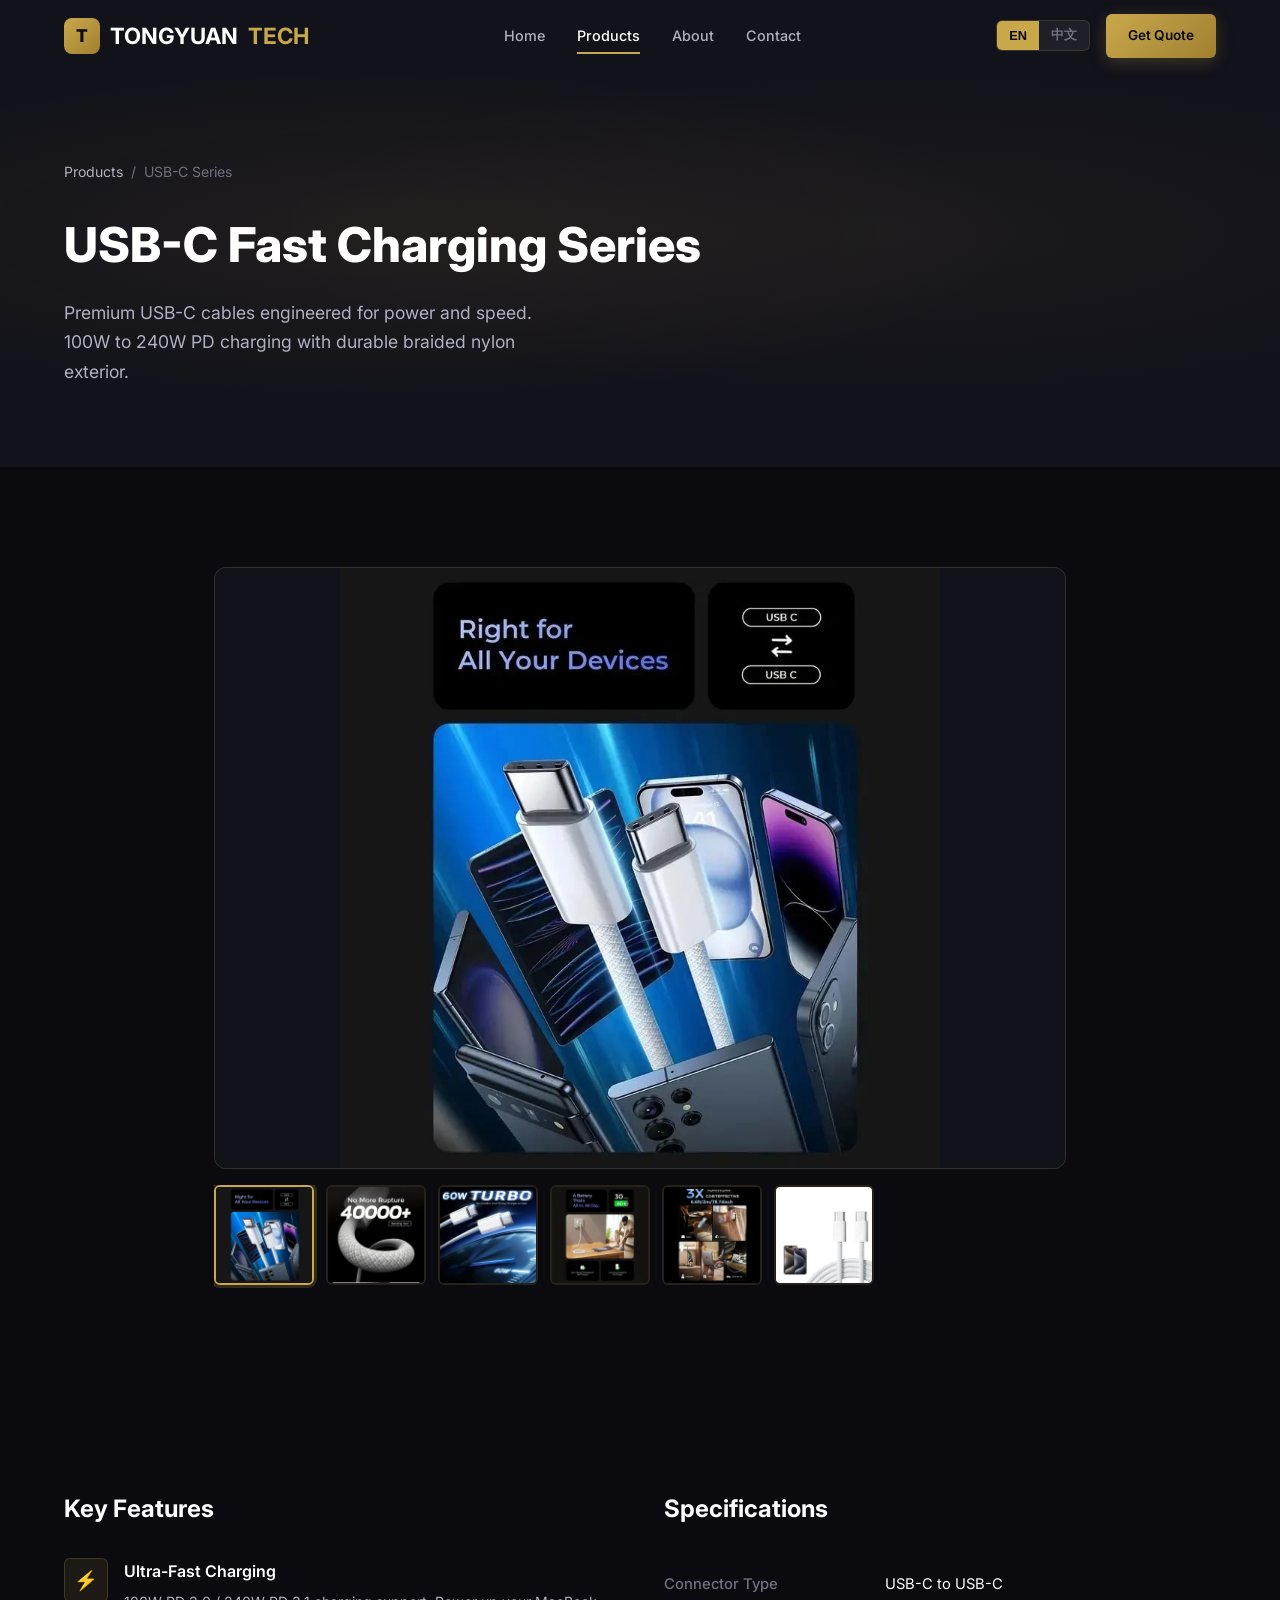
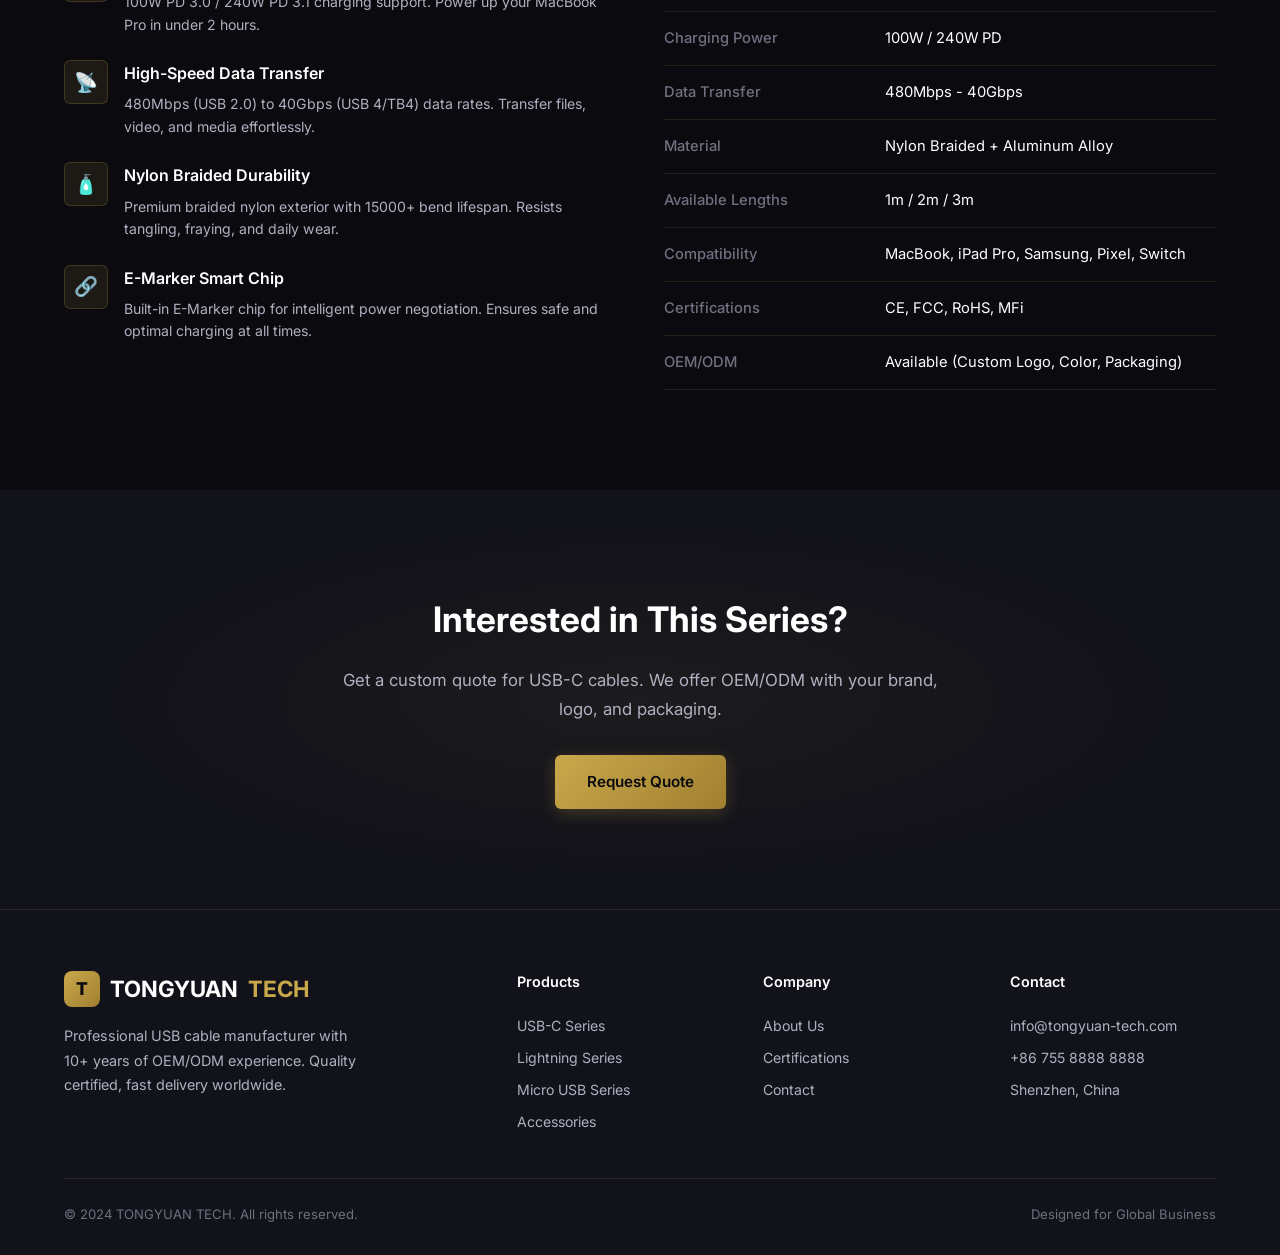
<file: detail-group1.html>
<!DOCTYPE html>
<html lang="en">
<head>
  <meta charset="UTF-8">
  <meta name="viewport" content="width=device-width, initial-scale=1.0">
  <title>USB-C Fast Charging Series - TONGYUAN TECH</title>
  <meta name="description" content="TONGYUAN TECH USB-C fast charging cable series: 100W/240W PD charging, braided nylon exterior, available in multiple lengths. OEM/ODM available.">
  <link rel="stylesheet" href="assets/css/style.css">
  <link rel="preconnect" href="https://fonts.googleapis.com">
  <link href="https://fonts.googleapis.com/css2?family=Inter:wght@400;500;600;700;800&display=swap" rel="stylesheet">
</head>
<body>

<!-- Header -->
<header class="header">
  <div class="header-inner">
    <a href="index.html" class="logo">
      <div class="logo-icon">T</div>
      TONGYUAN<span>TECH</span>
    </a>
    <nav class="nav">
      <a href="index.html" class="nav-link" data-en="Home" data-zh="首页">Home</a>
      <a href="products.html" class="nav-link active" data-en="Products" data-zh="产品中心">Products</a>
      <a href="about.html" class="nav-link" data-en="About" data-zh="关于我们">About</a>
      <a href="contact.html" class="nav-link" data-en="Contact" data-zh="联系我们">Contact</a>
    </nav>
    <div class="header-actions">
      <div class="lang-switch">
        <button class="lang-btn active" data-lang="en">EN</button>
        <button class="lang-btn" data-lang="zh">中文</button>
      </div>
      <a href="contact.html" class="btn btn-primary btn-sm" data-en="Get Quote" data-zh="获取报价">Get Quote</a>
    </div>
    <button class="menu-toggle" aria-label="Menu">
      <span></span><span></span><span></span>
    </button>
  </div>
</header>

<!-- Mobile Nav -->
<div class="mobile-nav">
  <a href="index.html" class="nav-link" data-en="Home" data-zh="首页">Home</a>
  <a href="products.html" class="nav-link active" data-en="Products" data-zh="产品中心">Products</a>
  <a href="about.html" class="nav-link" data-en="About" data-zh="关于我们">About</a>
  <a href="contact.html" class="nav-link" data-en="Contact" data-zh="联系我们">Contact</a>
  <div class="header-actions">
    <a href="contact.html" class="btn btn-primary" data-en="Get Quote" data-zh="获取报价">Get Quote</a>
  </div>
</div>

<!-- Detail Page Banner -->
<section class="page-banner">
  <div class="container">
    <div class="breadcrumb">
      <a href="products.html" data-en="Products" data-zh="产品中心">Products</a>
      <span>/</span>
      <span data-en="USB-C Series" data-zh="USB-C 快充系列">USB-C Series</span>
    </div>
    <h1 class="page-banner-title" data-en="USB-C Fast Charging Series" data-zh="USB-C 快充系列">USB-C Fast Charging Series</h1>
    <p class="page-banner-desc" data-en="Premium USB-C cables engineered for power and speed. 100W to 240W PD charging with durable braided nylon exterior." data-zh="专为动力与速度打造的优质USB-C数据线。100W至240W PD快充，耐用尼龙编织外被。">Premium USB-C cables engineered for power and speed. 100W to 240W PD charging with durable braided nylon exterior.</p>
  </div>
</section>

<!-- Product Gallery -->
<section class="section detail-gallery">
  <div class="container">
    <div class="gallery-main">
      <img id="galleryMainImg" src="assets/img/product-group1-01.jpg" alt="USB-C Fast Charging Series">
    </div>
    <div class="gallery-thumbs">
      <div class="gallery-thumb active" onclick="switchImage(this, 'assets/img/product-group1-01.jpg')">
        <img src="assets/img/product-group1-01.jpg" alt="Product Image" loading="lazy">
      </div>
      <div class="gallery-thumb" onclick="switchImage(this, 'assets/img/product-group1-02.jpg')">
        <img src="assets/img/product-group1-02.jpg" alt="Product Image" loading="lazy">
      </div>
      <div class="gallery-thumb" onclick="switchImage(this, 'assets/img/product-group1-03.jpg')">
        <img src="assets/img/product-group1-03.jpg" alt="Product Image" loading="lazy">
      </div>
      <div class="gallery-thumb" onclick="switchImage(this, 'assets/img/product-group1-04.jpg')">
        <img src="assets/img/product-group1-04.jpg" alt="Product Image" loading="lazy">
      </div>
      <div class="gallery-thumb" onclick="switchImage(this, 'assets/img/product-group1-05.jpg')">
        <img src="assets/img/product-group1-05.jpg" alt="Product Image" loading="lazy">
      </div>
      <div class="gallery-thumb" onclick="switchImage(this, 'assets/img/product-group1-06.jpg')">
        <img src="assets/img/product-group1-06.jpg" alt="Product Image" loading="lazy">
      </div>
    </div>
  </div>
</section>

<!-- Product Info -->
<section class="section detail-info">
  <div class="container">
    <div class="detail-info-grid">
      <div class="detail-specs">
        <h2 class="detail-heading" data-en="Key Features" data-zh="核心特性">Key Features</h2>
        <div class="spec-list">
          <div class="spec-item">
            <div class="spec-icon">&#x26A1;</div>
            <div class="spec-content">
              <h4 data-en="Ultra-Fast Charging" data-zh="超快充电">Ultra-Fast Charging</h4>
              <p data-en="100W PD 3.0 / 240W PD 3.1 charging support. Power up your MacBook Pro in under 2 hours." data-zh="100W PD 3.0 / 240W PD 3.1充电支持。不到2小时即可为MacBook Pro充满电。">100W PD 3.0 / 240W PD 3.1 charging support. Power up your MacBook Pro in under 2 hours.</p>
            </div>
          </div>
          <div class="spec-item">
            <div class="spec-icon">&#x1F4E1;</div>
            <div class="spec-content">
              <h4 data-en="High-Speed Data Transfer" data-zh="高速数据传输">High-Speed Data Transfer</h4>
              <p data-en="480Mbps (USB 2.0) to 40Gbps (USB 4/TB4) data rates. Transfer files, video, and media effortlessly." data-zh="480Mbps (USB 2.0) 至 40Gbps (USB 4/TB4) 数据速率。轻松传输文件、视频和媒体。">480Mbps (USB 2.0) to 40Gbps (USB 4/TB4) data rates. Transfer files, video, and media effortlessly.</p>
            </div>
          </div>
          <div class="spec-item">
            <div class="spec-icon">&#x1F9F4;</div>
            <div class="spec-content">
              <h4 data-en="Nylon Braided Durability" data-zh="尼龙编织耐久性">Nylon Braided Durability</h4>
              <p data-en="Premium braided nylon exterior with 15000+ bend lifespan. Resists tangling, fraying, and daily wear." data-zh="优质尼龙编织外被，15000+次弯折寿命。防缠绕、防磨损、抵御日常使用。">Premium braided nylon exterior with 15000+ bend lifespan. Resists tangling, fraying, and daily wear.</p>
            </div>
          </div>
          <div class="spec-item">
            <div class="spec-icon">&#x1F517;</div>
            <div class="spec-content">
              <h4 data-en="E-Marker Smart Chip" data-zh="E-Marker智能芯片">E-Marker Smart Chip</h4>
              <p data-en="Built-in E-Marker chip for intelligent power negotiation. Ensures safe and optimal charging at all times." data-zh="内置E-Marker芯片智能协商功率。确保始终安全高效充电。">Built-in E-Marker chip for intelligent power negotiation. Ensures safe and optimal charging at all times.</p>
            </div>
          </div>
        </div>
      </div>
      <div class="detail-specs-table">
        <h2 class="detail-heading" data-en="Specifications" data-zh="技术参数">Specifications</h2>
        <table class="specs-table">
          <tr><td data-en="Connector Type" data-zh="接口类型">Connector Type</td><td>USB-C to USB-C</td></tr>
          <tr><td data-en="Charging Power" data-zh="充电功率">Charging Power</td><td>100W / 240W PD</td></tr>
          <tr><td data-en="Data Transfer" data-zh="数据传输">Data Transfer</td><td>480Mbps - 40Gbps</td></tr>
          <tr><td data-en="Material" data-zh="材质">Material</td><td data-en="Nylon Braided + Aluminum Alloy" data-zh="尼龙编织 + 铝合金">Nylon Braided + Aluminum Alloy</td></tr>
          <tr><td data-en="Available Lengths" data-zh="可选长度">Available Lengths</td><td>1m / 2m / 3m</td></tr>
          <tr><td data-en="Compatibility" data-zh="兼容设备">Compatibility</td><td data-en="MacBook, iPad Pro, Samsung, Pixel, Switch" data-zh="MacBook、iPad Pro、三星、Pixel、Switch">MacBook, iPad Pro, Samsung, Pixel, Switch</td></tr>
          <tr><td data-en="Certifications" data-zh="认证">Certifications</td><td>CE, FCC, RoHS, MFi</td></tr>
          <tr><td data-en="OEM/ODM" data-zh="OEM/ODM定制">OEM/ODM</td><td data-en="Available (Custom Logo, Color, Packaging)" data-zh="可定制（logo、颜色、包装）">Available (Custom Logo, Color, Packaging)</td></tr>
        </table>
      </div>
    </div>
  </div>
</section>

<!-- CTA -->
<section class="cta-section section">
  <div class="container">
    <div class="cta-content reveal">
      <h2 class="cta-title" data-en="Interested in This Series?" data-zh="对这个系列感兴趣？">Interested in This Series?</h2>
      <p class="cta-desc" data-en="Get a custom quote for USB-C cables. We offer OEM/ODM with your brand, logo, and packaging." data-zh="获取USB-C数据线定制报价。我们提供OEM/ODM服务，支持您的品牌、logo和包装定制。">Get a custom quote for USB-C cables. We offer OEM/ODM with your brand, logo, and packaging.</p>
      <a href="contact.html" class="btn btn-primary" data-en="Request Quote" data-zh="索取报价">Request Quote</a>
    </div>
  </div>
</section>

<!-- Footer -->
<footer class="footer">
  <div class="container">
    <div class="footer-grid">
      <div class="footer-brand">
        <a href="index.html" class="logo">
          <div class="logo-icon">T</div>
          TONGYUAN<span>TECH</span>
        </a>
        <p data-en="Professional USB cable manufacturer with 10+ years of OEM/ODM experience. Quality certified, fast delivery worldwide." data-zh="专业USB数据线制造商，10余年OEM/ODM经验。品质认证，全球快速交付。">Professional USB cable manufacturer with 10+ years of OEM/ODM experience. Quality certified, fast delivery worldwide.</p>
      </div>
      <div>
        <h4 class="footer-title" data-en="Products" data-zh="产品">Products</h4>
        <a href="detail-group1.html" class="footer-link" data-en="USB-C Series" data-zh="USB-C 系列">USB-C Series</a>
        <a href="detail-group2.html" class="footer-link" data-en="Lightning Series" data-zh="Lightning 系列">Lightning Series</a>
        <a href="detail-group3.html" class="footer-link" data-en="Micro USB Series" data-zh="Micro USB 系列">Micro USB Series</a>
        <a href="detail-group4.html" class="footer-link" data-en="Accessories" data-zh="配件系列">Accessories</a>
      </div>
      <div>
        <h4 class="footer-title" data-en="Company" data-zh="公司">Company</h4>
        <a href="about.html" class="footer-link" data-en="About Us" data-zh="关于我们">About Us</a>
        <a href="about.html" class="footer-link" data-en="Certifications" data-zh="资质认证">Certifications</a>
        <a href="contact.html" class="footer-link" data-en="Contact" data-zh="联系我们">Contact</a>
      </div>
      <div>
        <h4 class="footer-title" data-en="Contact" data-zh="联系方式">Contact</h4>
        <span class="footer-link">info@tongyuan-tech.com</span>
        <span class="footer-link">+86 755 8888 8888</span>
        <span class="footer-link" data-en="Shenzhen, China" data-zh="中国深圳">Shenzhen, China</span>
      </div>
    </div>
    <div class="footer-bottom">
      <span>&copy; 2024 TONGYUAN TECH. All rights reserved.</span>
      <span data-en="Designed for Global Business" data-zh="为全球商业而设计">Designed for Global Business</span>
    </div>
  </div>
</footer>

<script src="assets/js/main.js"></script>
<script>
function switchImage(thumb, src) {
  document.getElementById('galleryMainImg').src = src;
  document.querySelectorAll('.gallery-thumb').forEach(function(t) { t.classList.remove('active'); });
  thumb.classList.add('active');
}
</script>
</body>
</html>
</file>
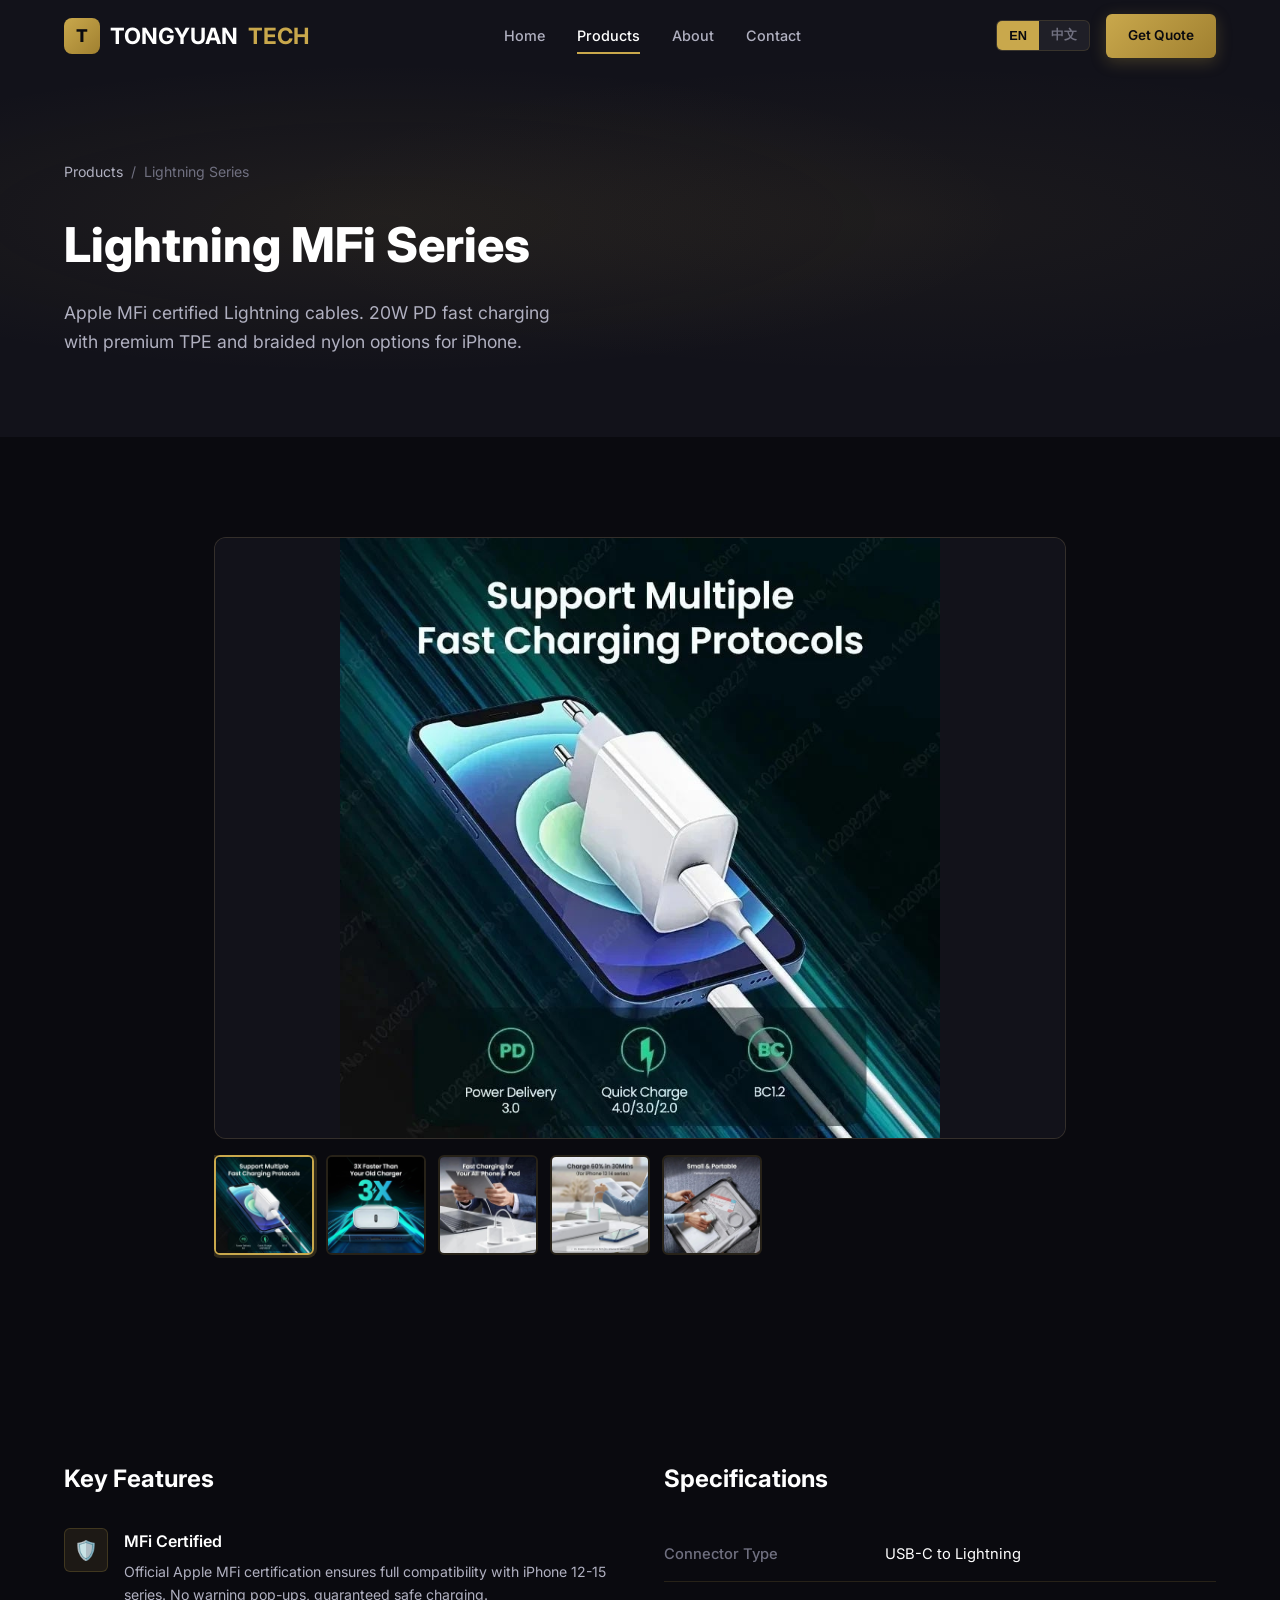
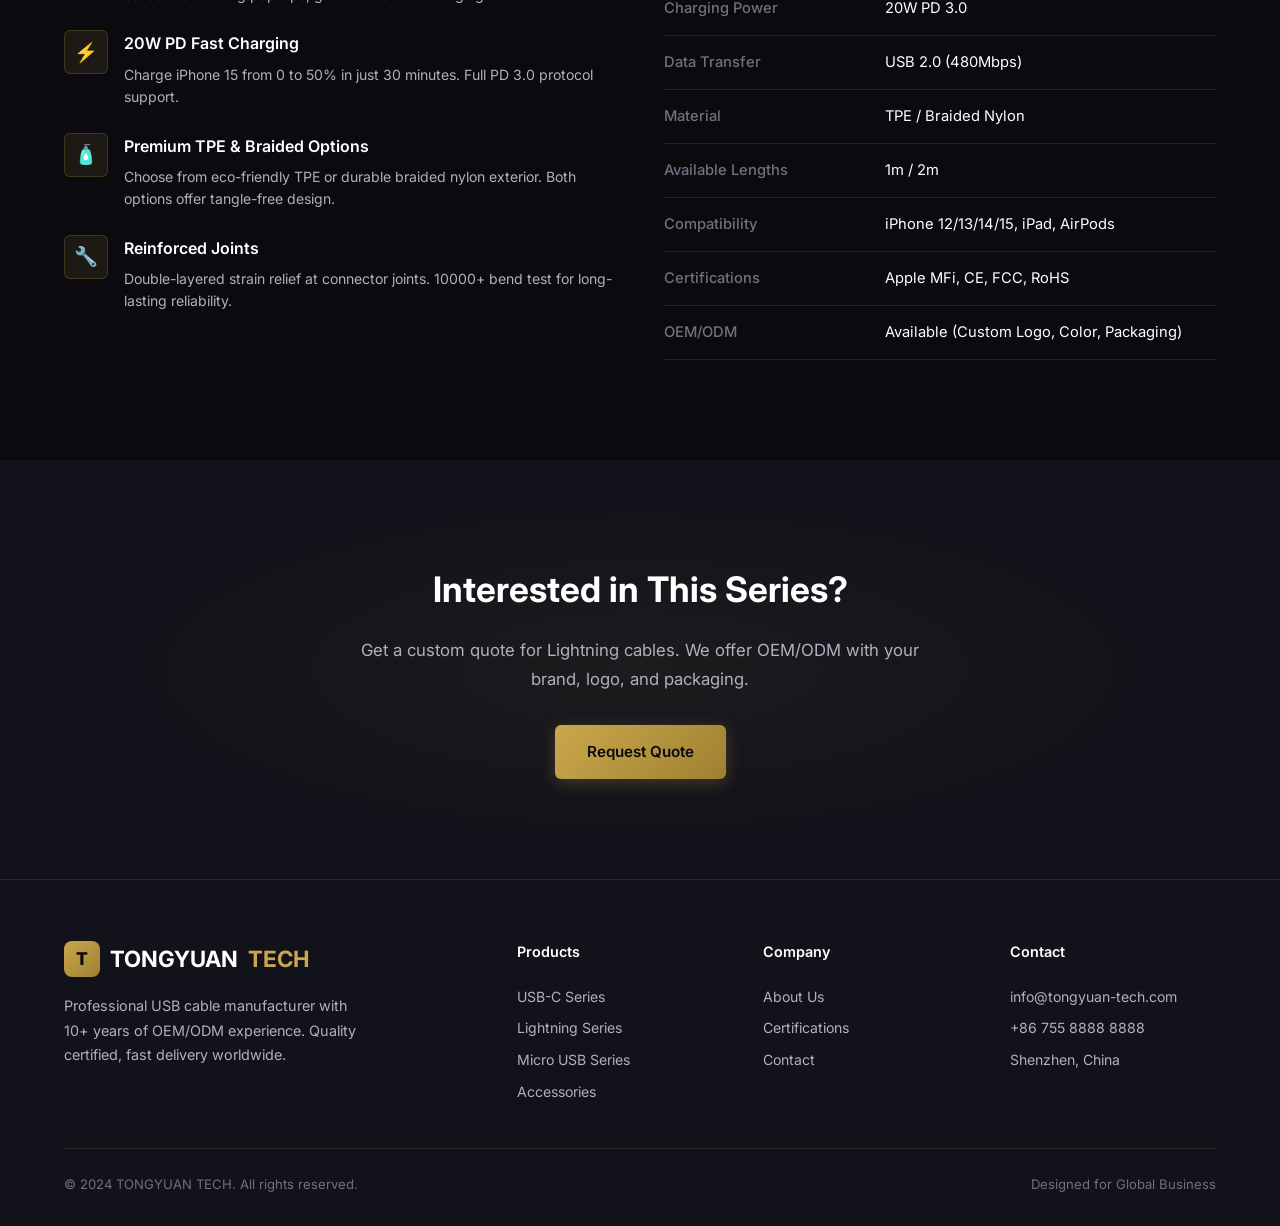
<file: detail-group2.html>
<!DOCTYPE html>
<html lang="en">
<head>
  <meta charset="UTF-8">
  <meta name="viewport" content="width=device-width, initial-scale=1.0">
  <title>Lightning MFi Series - TONGYUAN TECH</title>
  <meta name="description" content="TONGYUAN TECH Lightning MFi cable series: Apple certified, 20W PD fast charging, TPE and braided nylon options. OEM/ODM available.">
  <link rel="stylesheet" href="assets/css/style.css">
  <link rel="preconnect" href="https://fonts.googleapis.com">
  <link href="https://fonts.googleapis.com/css2?family=Inter:wght@400;500;600;700;800&display=swap" rel="stylesheet">
</head>
<body>

<!-- Header -->
<header class="header">
  <div class="header-inner">
    <a href="index.html" class="logo">
      <div class="logo-icon">T</div>
      TONGYUAN<span>TECH</span>
    </a>
    <nav class="nav">
      <a href="index.html" class="nav-link" data-en="Home" data-zh="首页">Home</a>
      <a href="products.html" class="nav-link active" data-en="Products" data-zh="产品中心">Products</a>
      <a href="about.html" class="nav-link" data-en="About" data-zh="关于我们">About</a>
      <a href="contact.html" class="nav-link" data-en="Contact" data-zh="联系我们">Contact</a>
    </nav>
    <div class="header-actions">
      <div class="lang-switch">
        <button class="lang-btn active" data-lang="en">EN</button>
        <button class="lang-btn" data-lang="zh">中文</button>
      </div>
      <a href="contact.html" class="btn btn-primary btn-sm" data-en="Get Quote" data-zh="获取报价">Get Quote</a>
    </div>
    <button class="menu-toggle" aria-label="Menu">
      <span></span><span></span><span></span>
    </button>
  </div>
</header>

<!-- Mobile Nav -->
<div class="mobile-nav">
  <a href="index.html" class="nav-link" data-en="Home" data-zh="首页">Home</a>
  <a href="products.html" class="nav-link active" data-en="Products" data-zh="产品中心">Products</a>
  <a href="about.html" class="nav-link" data-en="About" data-zh="关于我们">About</a>
  <a href="contact.html" class="nav-link" data-en="Contact" data-zh="联系我们">Contact</a>
  <div class="header-actions">
    <a href="contact.html" class="btn btn-primary" data-en="Get Quote" data-zh="获取报价">Get Quote</a>
  </div>
</div>

<!-- Detail Page Banner -->
<section class="page-banner">
  <div class="container">
    <div class="breadcrumb">
      <a href="products.html" data-en="Products" data-zh="产品中心">Products</a>
      <span>/</span>
      <span data-en="Lightning Series" data-zh="Lightning MFi 系列">Lightning Series</span>
    </div>
    <h1 class="page-banner-title" data-en="Lightning MFi Series" data-zh="Lightning MFi 系列">Lightning MFi Series</h1>
    <p class="page-banner-desc" data-en="Apple MFi certified Lightning cables. 20W PD fast charging with premium TPE and braided nylon options for iPhone." data-zh="Apple MFi认证Lightning数据线。20W PD快充，TPE与尼龙编织可选，适配iPhone。">Apple MFi certified Lightning cables. 20W PD fast charging with premium TPE and braided nylon options for iPhone.</p>
  </div>
</section>

<!-- Product Gallery -->
<section class="section detail-gallery">
  <div class="container">
    <div class="gallery-main">
      <img id="galleryMainImg" src="assets/img/product-group2-01.jpg" alt="Lightning MFi Series">
    </div>
    <div class="gallery-thumbs">
      <div class="gallery-thumb active" onclick="switchImage(this, 'assets/img/product-group2-01.jpg')">
        <img src="assets/img/product-group2-01.jpg" alt="Product Image" loading="lazy">
      </div>
      <div class="gallery-thumb" onclick="switchImage(this, 'assets/img/product-group2-02.jpg')">
        <img src="assets/img/product-group2-02.jpg" alt="Product Image" loading="lazy">
      </div>
      <div class="gallery-thumb" onclick="switchImage(this, 'assets/img/product-group2-03.jpg')">
        <img src="assets/img/product-group2-03.jpg" alt="Product Image" loading="lazy">
      </div>
      <div class="gallery-thumb" onclick="switchImage(this, 'assets/img/product-group2-04.jpg')">
        <img src="assets/img/product-group2-04.jpg" alt="Product Image" loading="lazy">
      </div>
      <div class="gallery-thumb" onclick="switchImage(this, 'assets/img/product-group2-05.jpg')">
        <img src="assets/img/product-group2-05.jpg" alt="Product Image" loading="lazy">
      </div>
    </div>
  </div>
</section>

<!-- Product Info -->
<section class="section detail-info">
  <div class="container">
    <div class="detail-info-grid">
      <div class="detail-specs">
        <h2 class="detail-heading" data-en="Key Features" data-zh="核心特性">Key Features</h2>
        <div class="spec-list">
          <div class="spec-item">
            <div class="spec-icon">&#x1F6E1;&#xFE0F;</div>
            <div class="spec-content">
              <h4 data-en="MFi Certified" data-zh="MFi认证">MFi Certified</h4>
              <p data-en="Official Apple MFi certification ensures full compatibility with iPhone 12-15 series. No warning pop-ups, guaranteed safe charging." data-zh="官方Apple MFi认证，确保iPhone 12-15系列完全兼容。无弹窗警告，保障安全充电。">Official Apple MFi certification ensures full compatibility with iPhone 12-15 series. No warning pop-ups, guaranteed safe charging.</p>
            </div>
          </div>
          <div class="spec-item">
            <div class="spec-icon">&#x26A1;</div>
            <div class="spec-content">
              <h4 data-en="20W PD Fast Charging" data-zh="20W PD快充">20W PD Fast Charging</h4>
              <p data-en="Charge iPhone 15 from 0 to 50% in just 30 minutes. Full PD 3.0 protocol support." data-zh="30分钟内将iPhone 15从0充至50%。完整PD 3.0协议支持。">Charge iPhone 15 from 0 to 50% in just 30 minutes. Full PD 3.0 protocol support.</p>
            </div>
          </div>
          <div class="spec-item">
            <div class="spec-icon">&#x1F9F4;</div>
            <div class="spec-content">
              <h4 data-en="Premium TPE & Braided Options" data-zh="优质TPE与编织可选">Premium TPE & Braided Options</h4>
              <p data-en="Choose from eco-friendly TPE or durable braided nylon exterior. Both options offer tangle-free design." data-zh="可选环保TPE或耐用尼龙编织外被。两种选择均采用防缠绕设计。">Choose from eco-friendly TPE or durable braided nylon exterior. Both options offer tangle-free design.</p>
            </div>
          </div>
          <div class="spec-item">
            <div class="spec-icon">&#x1F527;</div>
            <div class="spec-content">
              <h4 data-en="Reinforced Joints" data-zh="加固接头">Reinforced Joints</h4>
              <p data-en="Double-layered strain relief at connector joints. 10000+ bend test for long-lasting reliability." data-zh="接头处双层应力释放设计。10000+次弯折测试，确保持久可靠。">Double-layered strain relief at connector joints. 10000+ bend test for long-lasting reliability.</p>
            </div>
          </div>
        </div>
      </div>
      <div class="detail-specs-table">
        <h2 class="detail-heading" data-en="Specifications" data-zh="技术参数">Specifications</h2>
        <table class="specs-table">
          <tr><td data-en="Connector Type" data-zh="接口类型">Connector Type</td><td>USB-C to Lightning</td></tr>
          <tr><td data-en="Charging Power" data-zh="充电功率">Charging Power</td><td>20W PD 3.0</td></tr>
          <tr><td data-en="Data Transfer" data-zh="数据传输">Data Transfer</td><td>USB 2.0 (480Mbps)</td></tr>
          <tr><td data-en="Material" data-zh="材质">Material</td><td data-en="TPE / Braided Nylon" data-zh="TPE / 尼龙编织">TPE / Braided Nylon</td></tr>
          <tr><td data-en="Available Lengths" data-zh="可选长度">Available Lengths</td><td>1m / 2m</td></tr>
          <tr><td data-en="Compatibility" data-zh="兼容设备">Compatibility</td><td data-en="iPhone 12/13/14/15, iPad, AirPods" data-zh="iPhone 12/13/14/15、iPad、AirPods">iPhone 12/13/14/15, iPad, AirPods</td></tr>
          <tr><td data-en="Certifications" data-zh="认证">Certifications</td><td>Apple MFi, CE, FCC, RoHS</td></tr>
          <tr><td data-en="OEM/ODM" data-zh="OEM/ODM定制">OEM/ODM</td><td data-en="Available (Custom Logo, Color, Packaging)" data-zh="可定制（logo、颜色、包装）">Available (Custom Logo, Color, Packaging)</td></tr>
        </table>
      </div>
    </div>
  </div>
</section>

<!-- CTA -->
<section class="cta-section section">
  <div class="container">
    <div class="cta-content reveal">
      <h2 class="cta-title" data-en="Interested in This Series?" data-zh="对这个系列感兴趣？">Interested in This Series?</h2>
      <p class="cta-desc" data-en="Get a custom quote for Lightning cables. We offer OEM/ODM with your brand, logo, and packaging." data-zh="获取Lightning数据线定制报价。我们提供OEM/ODM服务，支持您的品牌、logo和包装定制。">Get a custom quote for Lightning cables. We offer OEM/ODM with your brand, logo, and packaging.</p>
      <a href="contact.html" class="btn btn-primary" data-en="Request Quote" data-zh="索取报价">Request Quote</a>
    </div>
  </div>
</section>

<!-- Footer -->
<footer class="footer">
  <div class="container">
    <div class="footer-grid">
      <div class="footer-brand">
        <a href="index.html" class="logo">
          <div class="logo-icon">T</div>
          TONGYUAN<span>TECH</span>
        </a>
        <p data-en="Professional USB cable manufacturer with 10+ years of OEM/ODM experience. Quality certified, fast delivery worldwide." data-zh="专业USB数据线制造商，10余年OEM/ODM经验。品质认证，全球快速交付。">Professional USB cable manufacturer with 10+ years of OEM/ODM experience. Quality certified, fast delivery worldwide.</p>
      </div>
      <div>
        <h4 class="footer-title" data-en="Products" data-zh="产品">Products</h4>
        <a href="detail-group1.html" class="footer-link" data-en="USB-C Series" data-zh="USB-C 系列">USB-C Series</a>
        <a href="detail-group2.html" class="footer-link" data-en="Lightning Series" data-zh="Lightning 系列">Lightning Series</a>
        <a href="detail-group3.html" class="footer-link" data-en="Micro USB Series" data-zh="Micro USB 系列">Micro USB Series</a>
        <a href="detail-group4.html" class="footer-link" data-en="Accessories" data-zh="配件系列">Accessories</a>
      </div>
      <div>
        <h4 class="footer-title" data-en="Company" data-zh="公司">Company</h4>
        <a href="about.html" class="footer-link" data-en="About Us" data-zh="关于我们">About Us</a>
        <a href="about.html" class="footer-link" data-en="Certifications" data-zh="资质认证">Certifications</a>
        <a href="contact.html" class="footer-link" data-en="Contact" data-zh="联系我们">Contact</a>
      </div>
      <div>
        <h4 class="footer-title" data-en="Contact" data-zh="联系方式">Contact</h4>
        <span class="footer-link">info@tongyuan-tech.com</span>
        <span class="footer-link">+86 755 8888 8888</span>
        <span class="footer-link" data-en="Shenzhen, China" data-zh="中国深圳">Shenzhen, China</span>
      </div>
    </div>
    <div class="footer-bottom">
      <span>&copy; 2024 TONGYUAN TECH. All rights reserved.</span>
      <span data-en="Designed for Global Business" data-zh="为全球商业而设计">Designed for Global Business</span>
    </div>
  </div>
</footer>

<script src="assets/js/main.js"></script>
<script>
function switchImage(thumb, src) {
  document.getElementById('galleryMainImg').src = src;
  document.querySelectorAll('.gallery-thumb').forEach(function(t) { t.classList.remove('active'); });
  thumb.classList.add('active');
}
</script>
</body>
</html>
</file>
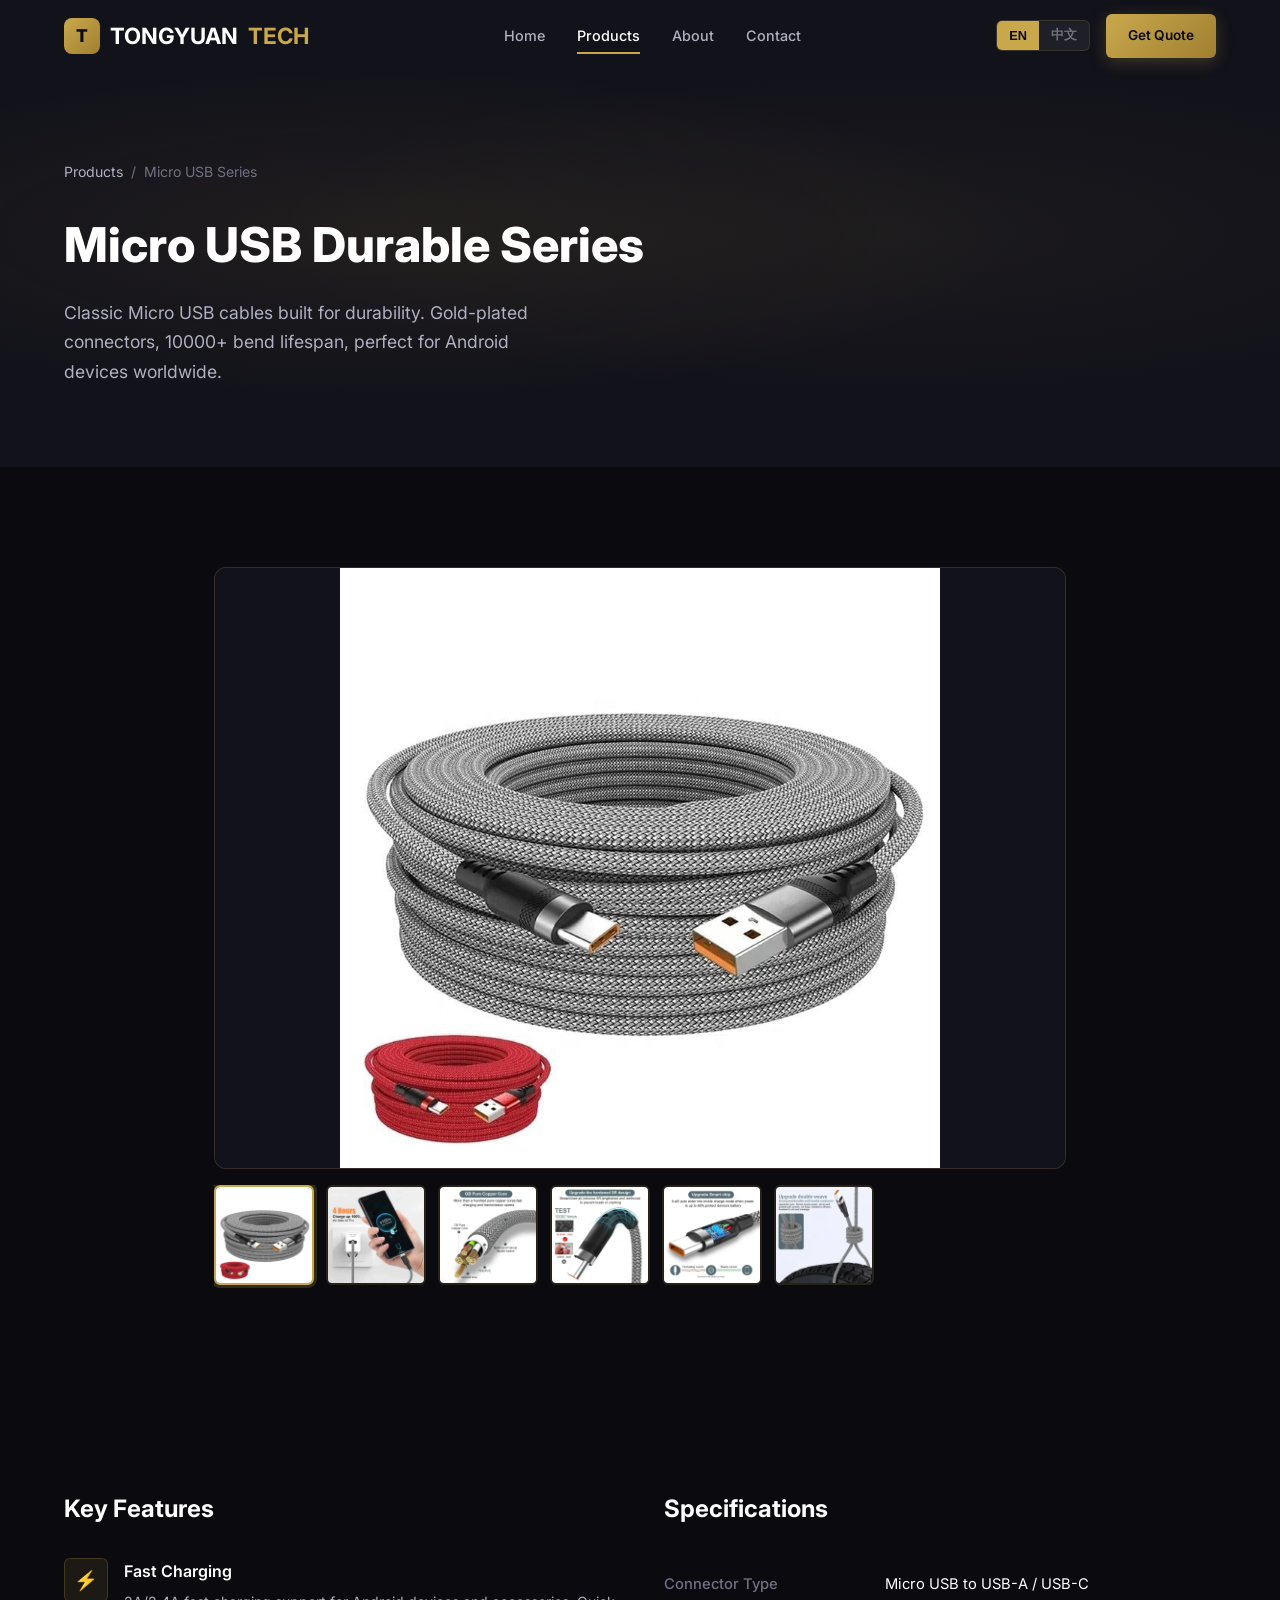
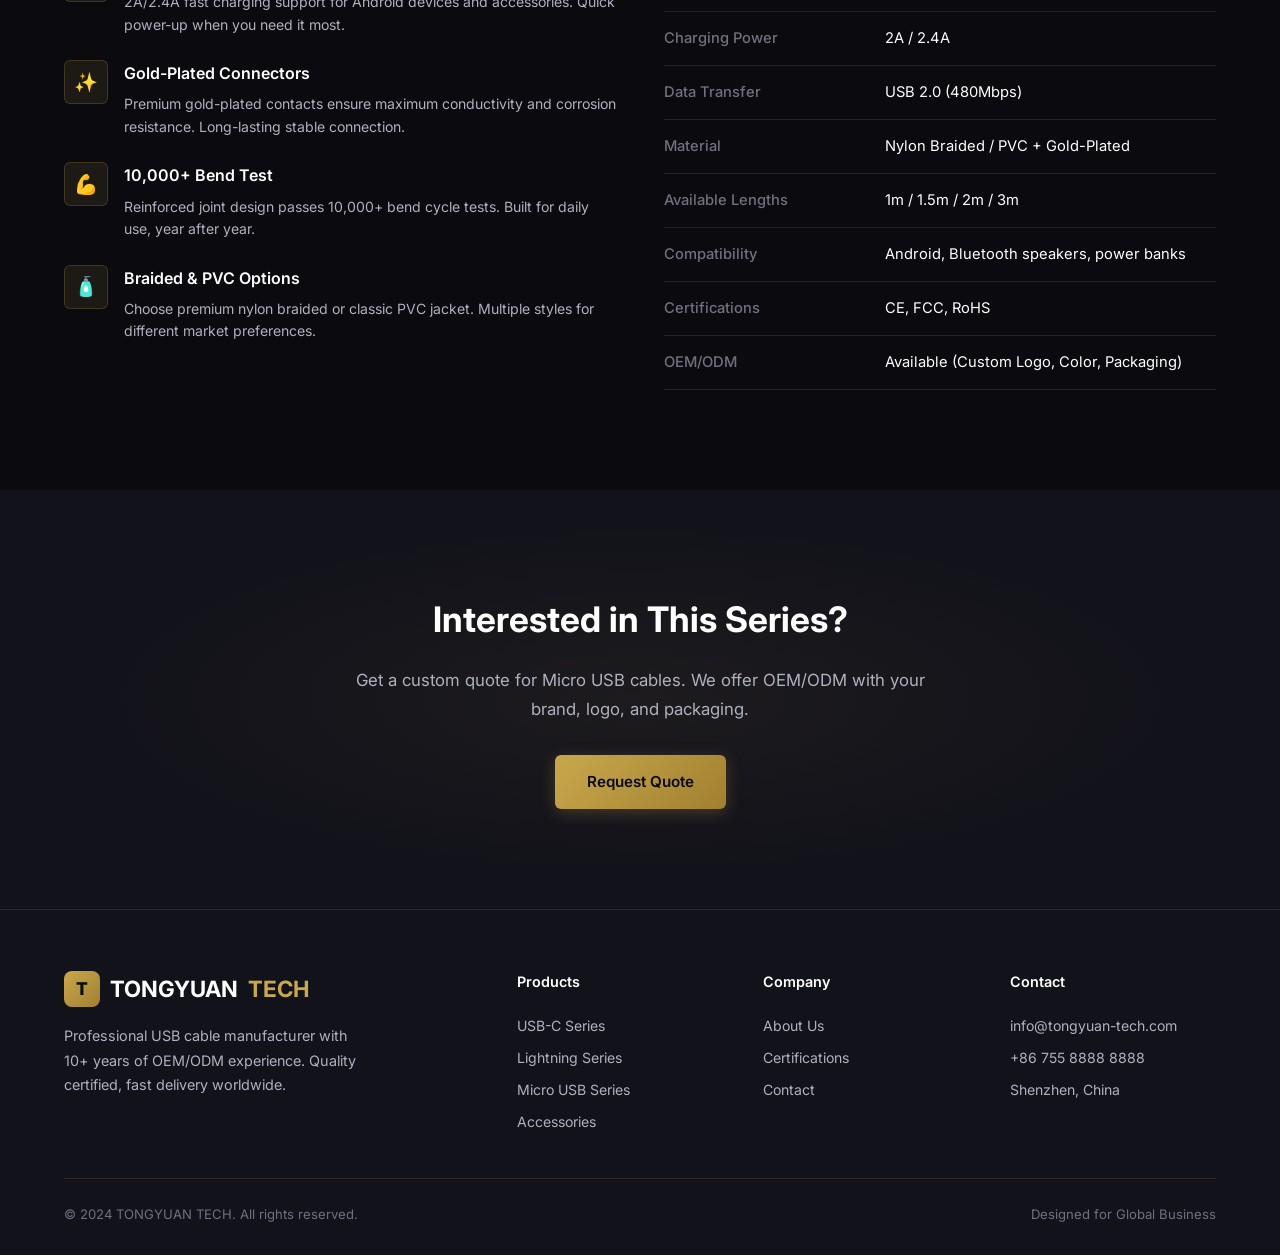
<file: detail-group3.html>
<!DOCTYPE html>
<html lang="en">
<head>
  <meta charset="UTF-8">
  <meta name="viewport" content="width=device-width, initial-scale=1.0">
  <title>Micro USB Durable Series - TONGYUAN TECH</title>
  <meta name="description" content="TONGYUAN TECH Micro USB durable cable series: gold-plated connectors, 10000+ bend test, 2A/2.4A fast charging. OEM/ODM available.">
  <link rel="stylesheet" href="assets/css/style.css">
  <link rel="preconnect" href="https://fonts.googleapis.com">
  <link href="https://fonts.googleapis.com/css2?family=Inter:wght@400;500;600;700;800&display=swap" rel="stylesheet">
</head>
<body>

<!-- Header -->
<header class="header">
  <div class="header-inner">
    <a href="index.html" class="logo">
      <div class="logo-icon">T</div>
      TONGYUAN<span>TECH</span>
    </a>
    <nav class="nav">
      <a href="index.html" class="nav-link" data-en="Home" data-zh="首页">Home</a>
      <a href="products.html" class="nav-link active" data-en="Products" data-zh="产品中心">Products</a>
      <a href="about.html" class="nav-link" data-en="About" data-zh="关于我们">About</a>
      <a href="contact.html" class="nav-link" data-en="Contact" data-zh="联系我们">Contact</a>
    </nav>
    <div class="header-actions">
      <div class="lang-switch">
        <button class="lang-btn active" data-lang="en">EN</button>
        <button class="lang-btn" data-lang="zh">中文</button>
      </div>
      <a href="contact.html" class="btn btn-primary btn-sm" data-en="Get Quote" data-zh="获取报价">Get Quote</a>
    </div>
    <button class="menu-toggle" aria-label="Menu">
      <span></span><span></span><span></span>
    </button>
  </div>
</header>

<!-- Mobile Nav -->
<div class="mobile-nav">
  <a href="index.html" class="nav-link" data-en="Home" data-zh="首页">Home</a>
  <a href="products.html" class="nav-link active" data-en="Products" data-zh="产品中心">Products</a>
  <a href="about.html" class="nav-link" data-en="About" data-zh="关于我们">About</a>
  <a href="contact.html" class="nav-link" data-en="Contact" data-zh="联系我们">Contact</a>
  <div class="header-actions">
    <a href="contact.html" class="btn btn-primary" data-en="Get Quote" data-zh="获取报价">Get Quote</a>
  </div>
</div>

<!-- Detail Page Banner -->
<section class="page-banner">
  <div class="container">
    <div class="breadcrumb">
      <a href="products.html" data-en="Products" data-zh="产品中心">Products</a>
      <span>/</span>
      <span data-en="Micro USB Series" data-zh="Micro USB 耐用系列">Micro USB Series</span>
    </div>
    <h1 class="page-banner-title" data-en="Micro USB Durable Series" data-zh="Micro USB 耐用系列">Micro USB Durable Series</h1>
    <p class="page-banner-desc" data-en="Classic Micro USB cables built for durability. Gold-plated connectors, 10000+ bend lifespan, perfect for Android devices worldwide." data-zh="专为耐用性打造的经典Micro USB数据线。镀金接头，10000+次弯折寿命，适用于全球安卓设备。">Classic Micro USB cables built for durability. Gold-plated connectors, 10000+ bend lifespan, perfect for Android devices worldwide.</p>
  </div>
</section>

<!-- Product Gallery -->
<section class="section detail-gallery">
  <div class="container">
    <div class="gallery-main">
      <img id="galleryMainImg" src="assets/img/product-group3-01.jpg" alt="Micro USB Durable Series">
    </div>
    <div class="gallery-thumbs">
      <div class="gallery-thumb active" onclick="switchImage(this, 'assets/img/product-group3-01.jpg')">
        <img src="assets/img/product-group3-01.jpg" alt="Product Image" loading="lazy">
      </div>
      <div class="gallery-thumb" onclick="switchImage(this, 'assets/img/product-group3-02.jpg')">
        <img src="assets/img/product-group3-02.jpg" alt="Product Image" loading="lazy">
      </div>
      <div class="gallery-thumb" onclick="switchImage(this, 'assets/img/product-group3-03.jpg')">
        <img src="assets/img/product-group3-03.jpg" alt="Product Image" loading="lazy">
      </div>
      <div class="gallery-thumb" onclick="switchImage(this, 'assets/img/product-group3-04.jpg')">
        <img src="assets/img/product-group3-04.jpg" alt="Product Image" loading="lazy">
      </div>
      <div class="gallery-thumb" onclick="switchImage(this, 'assets/img/product-group3-05.jpg')">
        <img src="assets/img/product-group3-05.jpg" alt="Product Image" loading="lazy">
      </div>
      <div class="gallery-thumb" onclick="switchImage(this, 'assets/img/product-group3-06.jpg')">
        <img src="assets/img/product-group3-06.jpg" alt="Product Image" loading="lazy">
      </div>
    </div>
  </div>
</section>

<!-- Product Info -->
<section class="section detail-info">
  <div class="container">
    <div class="detail-info-grid">
      <div class="detail-specs">
        <h2 class="detail-heading" data-en="Key Features" data-zh="核心特性">Key Features</h2>
        <div class="spec-list">
          <div class="spec-item">
            <div class="spec-icon">&#x26A1;</div>
            <div class="spec-content">
              <h4 data-en="Fast Charging" data-zh="快速充电">Fast Charging</h4>
              <p data-en="2A/2.4A fast charging support for Android devices and accessories. Quick power-up when you need it most." data-zh="2A/2.4A快充支持，适配安卓设备及配件。最需要时快速充电。">2A/2.4A fast charging support for Android devices and accessories. Quick power-up when you need it most.</p>
            </div>
          </div>
          <div class="spec-item">
            <div class="spec-icon">&#x2728;</div>
            <div class="spec-content">
              <h4 data-en="Gold-Plated Connectors" data-zh="镀金接头">Gold-Plated Connectors</h4>
              <p data-en="Premium gold-plated contacts ensure maximum conductivity and corrosion resistance. Long-lasting stable connection." data-zh="优质镀金触点确保最大导电性和抗腐蚀。持久稳定的连接。">Premium gold-plated contacts ensure maximum conductivity and corrosion resistance. Long-lasting stable connection.</p>
            </div>
          </div>
          <div class="spec-item">
            <div class="spec-icon">&#x1F4AA;</div>
            <div class="spec-content">
              <h4 data-en="10,000+ Bend Test" data-zh="万次弯折测试">10,000+ Bend Test</h4>
              <p data-en="Reinforced joint design passes 10,000+ bend cycle tests. Built for daily use, year after year." data-zh="加固接头设计通过10000+次弯折循环测试。专为日常使用打造，年复一年。">Reinforced joint design passes 10,000+ bend cycle tests. Built for daily use, year after year.</p>
            </div>
          </div>
          <div class="spec-item">
            <div class="spec-icon">&#x1F9F4;</div>
            <div class="spec-content">
              <h4 data-en="Braided & PVC Options" data-zh="编织与PVC可选">Braided & PVC Options</h4>
              <p data-en="Choose premium nylon braided or classic PVC jacket. Multiple styles for different market preferences." data-zh="可选优质尼龙编织或经典PVC外被。多种风格适配不同市场偏好。">Choose premium nylon braided or classic PVC jacket. Multiple styles for different market preferences.</p>
            </div>
          </div>
        </div>
      </div>
      <div class="detail-specs-table">
        <h2 class="detail-heading" data-en="Specifications" data-zh="技术参数">Specifications</h2>
        <table class="specs-table">
          <tr><td data-en="Connector Type" data-zh="接口类型">Connector Type</td><td>Micro USB to USB-A / USB-C</td></tr>
          <tr><td data-en="Charging Power" data-zh="充电功率">Charging Power</td><td>2A / 2.4A</td></tr>
          <tr><td data-en="Data Transfer" data-zh="数据传输">Data Transfer</td><td>USB 2.0 (480Mbps)</td></tr>
          <tr><td data-en="Material" data-zh="材质">Material</td><td data-en="Nylon Braided / PVC + Gold-Plated" data-zh="尼龙编织 / PVC + 镀金">Nylon Braided / PVC + Gold-Plated</td></tr>
          <tr><td data-en="Available Lengths" data-zh="可选长度">Available Lengths</td><td>1m / 1.5m / 2m / 3m</td></tr>
          <tr><td data-en="Compatibility" data-zh="兼容设备">Compatibility</td><td data-en="Android, Bluetooth speakers, power banks" data-zh="安卓、蓝牙音箱、移动电源">Android, Bluetooth speakers, power banks</td></tr>
          <tr><td data-en="Certifications" data-zh="认证">Certifications</td><td>CE, FCC, RoHS</td></tr>
          <tr><td data-en="OEM/ODM" data-zh="OEM/ODM定制">OEM/ODM</td><td data-en="Available (Custom Logo, Color, Packaging)" data-zh="可定制（logo、颜色、包装）">Available (Custom Logo, Color, Packaging)</td></tr>
        </table>
      </div>
    </div>
  </div>
</section>

<!-- CTA -->
<section class="cta-section section">
  <div class="container">
    <div class="cta-content reveal">
      <h2 class="cta-title" data-en="Interested in This Series?" data-zh="对这个系列感兴趣？">Interested in This Series?</h2>
      <p class="cta-desc" data-en="Get a custom quote for Micro USB cables. We offer OEM/ODM with your brand, logo, and packaging." data-zh="获取Micro USB数据线定制报价。我们提供OEM/ODM服务，支持您的品牌、logo和包装定制。">Get a custom quote for Micro USB cables. We offer OEM/ODM with your brand, logo, and packaging.</p>
      <a href="contact.html" class="btn btn-primary" data-en="Request Quote" data-zh="索取报价">Request Quote</a>
    </div>
  </div>
</section>

<!-- Footer -->
<footer class="footer">
  <div class="container">
    <div class="footer-grid">
      <div class="footer-brand">
        <a href="index.html" class="logo">
          <div class="logo-icon">T</div>
          TONGYUAN<span>TECH</span>
        </a>
        <p data-en="Professional USB cable manufacturer with 10+ years of OEM/ODM experience. Quality certified, fast delivery worldwide." data-zh="专业USB数据线制造商，10余年OEM/ODM经验。品质认证，全球快速交付。">Professional USB cable manufacturer with 10+ years of OEM/ODM experience. Quality certified, fast delivery worldwide.</p>
      </div>
      <div>
        <h4 class="footer-title" data-en="Products" data-zh="产品">Products</h4>
        <a href="detail-group1.html" class="footer-link" data-en="USB-C Series" data-zh="USB-C 系列">USB-C Series</a>
        <a href="detail-group2.html" class="footer-link" data-en="Lightning Series" data-zh="Lightning 系列">Lightning Series</a>
        <a href="detail-group3.html" class="footer-link" data-en="Micro USB Series" data-zh="Micro USB 系列">Micro USB Series</a>
        <a href="detail-group4.html" class="footer-link" data-en="Accessories" data-zh="配件系列">Accessories</a>
      </div>
      <div>
        <h4 class="footer-title" data-en="Company" data-zh="公司">Company</h4>
        <a href="about.html" class="footer-link" data-en="About Us" data-zh="关于我们">About Us</a>
        <a href="about.html" class="footer-link" data-en="Certifications" data-zh="资质认证">Certifications</a>
        <a href="contact.html" class="footer-link" data-en="Contact" data-zh="联系我们">Contact</a>
      </div>
      <div>
        <h4 class="footer-title" data-en="Contact" data-zh="联系方式">Contact</h4>
        <span class="footer-link">info@tongyuan-tech.com</span>
        <span class="footer-link">+86 755 8888 8888</span>
        <span class="footer-link" data-en="Shenzhen, China" data-zh="中国深圳">Shenzhen, China</span>
      </div>
    </div>
    <div class="footer-bottom">
      <span>&copy; 2024 TONGYUAN TECH. All rights reserved.</span>
      <span data-en="Designed for Global Business" data-zh="为全球商业而设计">Designed for Global Business</span>
    </div>
  </div>
</footer>

<script src="assets/js/main.js"></script>
<script>
function switchImage(thumb, src) {
  document.getElementById('galleryMainImg').src = src;
  document.querySelectorAll('.gallery-thumb').forEach(function(t) { t.classList.remove('active'); });
  thumb.classList.add('active');
}
</script>
</body>
</html>
</file>
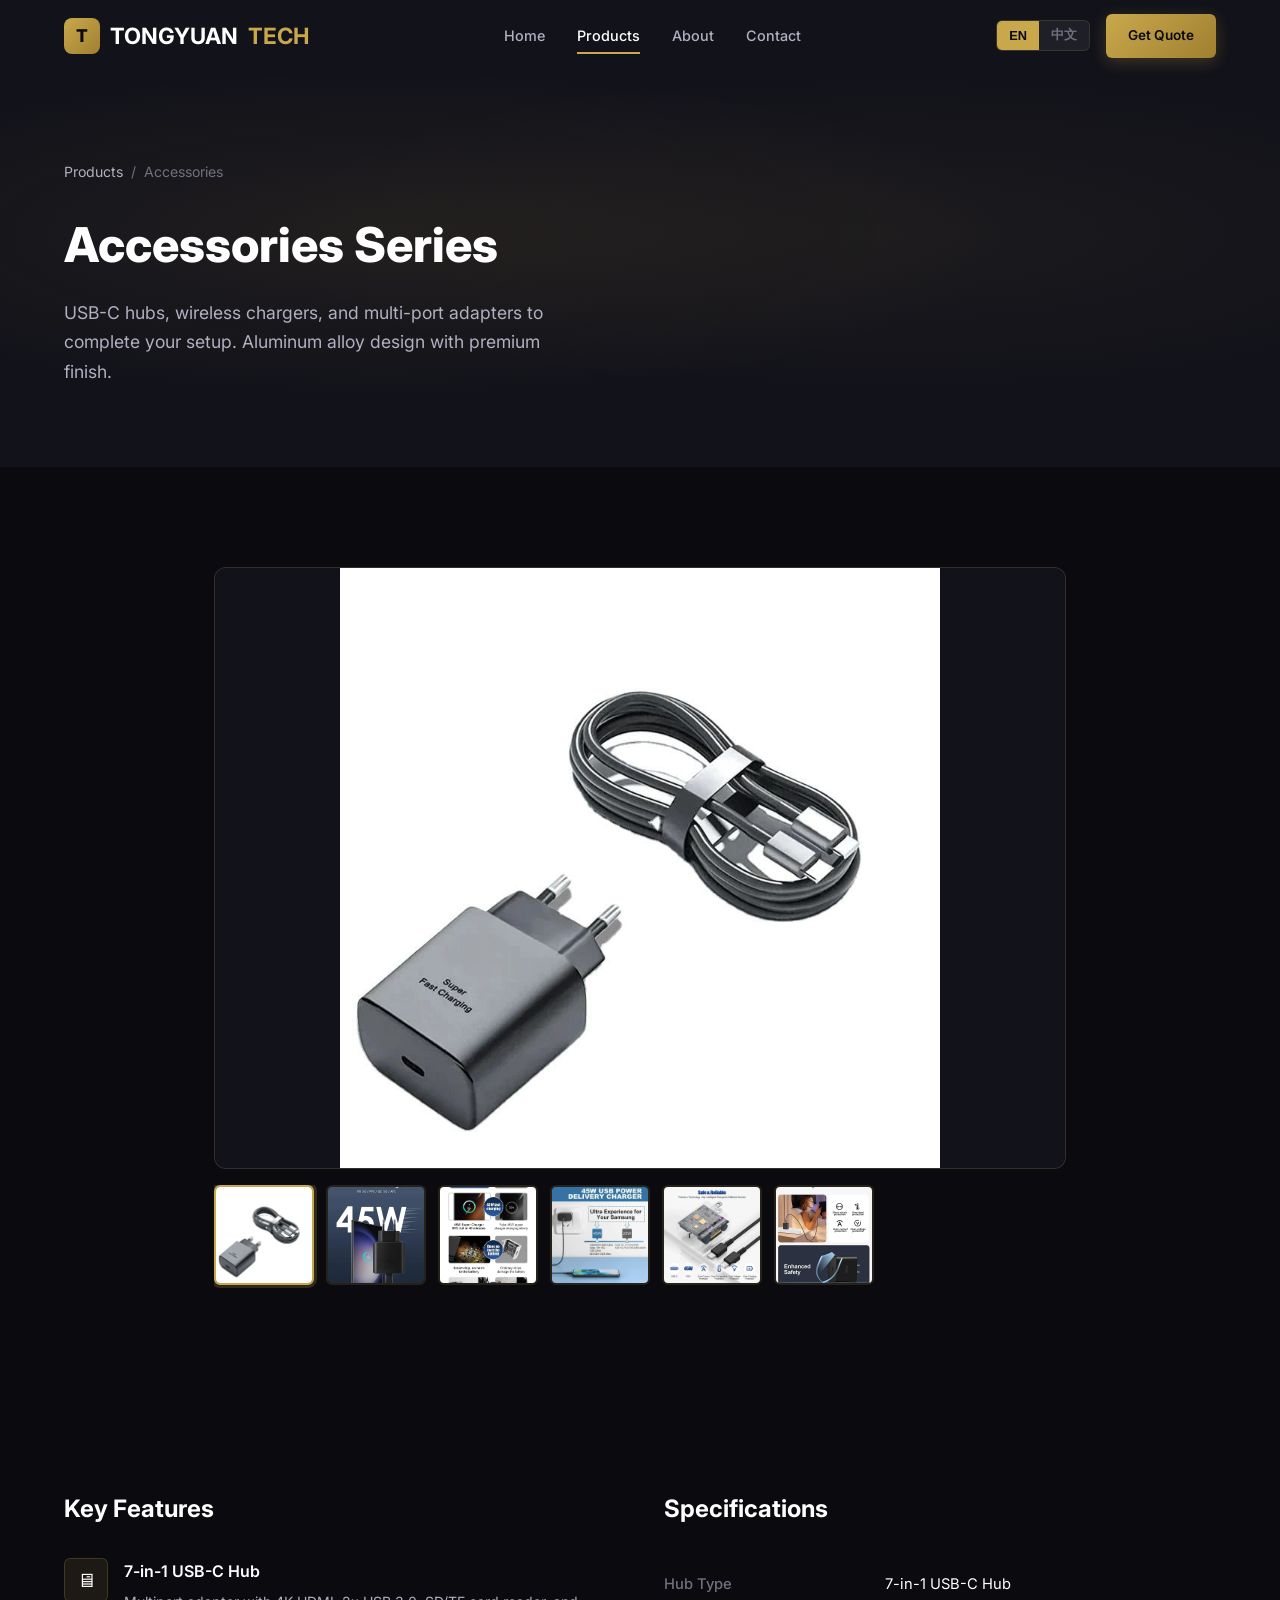
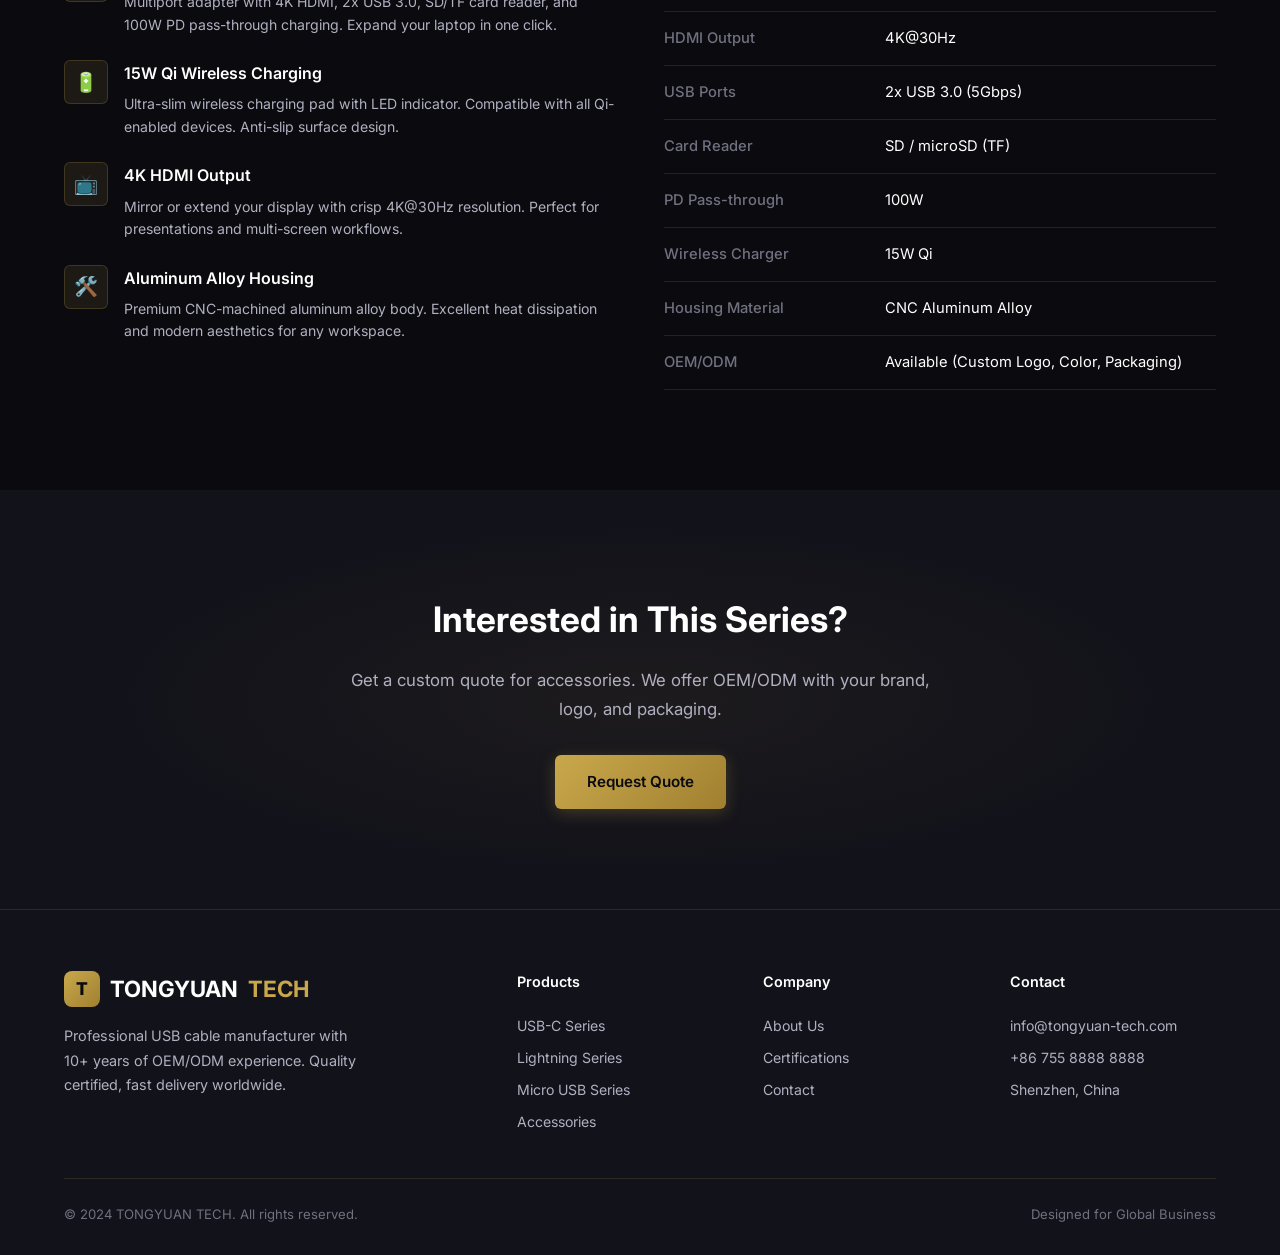
<file: detail-group4.html>
<!DOCTYPE html>
<html lang="en">
<head>
  <meta charset="UTF-8">
  <meta name="viewport" content="width=device-width, initial-scale=1.0">
  <title>Accessories Series - TONGYUAN TECH</title>
  <meta name="description" content="TONGYUAN TECH accessories series: USB-C hubs, wireless chargers, multi-port adapters. 7-in-1 with 4K HDMI. OEM/ODM available.">
  <link rel="stylesheet" href="assets/css/style.css">
  <link rel="preconnect" href="https://fonts.googleapis.com">
  <link href="https://fonts.googleapis.com/css2?family=Inter:wght@400;500;600;700;800&display=swap" rel="stylesheet">
</head>
<body>

<!-- Header -->
<header class="header">
  <div class="header-inner">
    <a href="index.html" class="logo">
      <div class="logo-icon">T</div>
      TONGYUAN<span>TECH</span>
    </a>
    <nav class="nav">
      <a href="index.html" class="nav-link" data-en="Home" data-zh="首页">Home</a>
      <a href="products.html" class="nav-link active" data-en="Products" data-zh="产品中心">Products</a>
      <a href="about.html" class="nav-link" data-en="About" data-zh="关于我们">About</a>
      <a href="contact.html" class="nav-link" data-en="Contact" data-zh="联系我们">Contact</a>
    </nav>
    <div class="header-actions">
      <div class="lang-switch">
        <button class="lang-btn active" data-lang="en">EN</button>
        <button class="lang-btn" data-lang="zh">中文</button>
      </div>
      <a href="contact.html" class="btn btn-primary btn-sm" data-en="Get Quote" data-zh="获取报价">Get Quote</a>
    </div>
    <button class="menu-toggle" aria-label="Menu">
      <span></span><span></span><span></span>
    </button>
  </div>
</header>

<!-- Mobile Nav -->
<div class="mobile-nav">
  <a href="index.html" class="nav-link" data-en="Home" data-zh="首页">Home</a>
  <a href="products.html" class="nav-link active" data-en="Products" data-zh="产品中心">Products</a>
  <a href="about.html" class="nav-link" data-en="About" data-zh="关于我们">About</a>
  <a href="contact.html" class="nav-link" data-en="Contact" data-zh="联系我们">Contact</a>
  <div class="header-actions">
    <a href="contact.html" class="btn btn-primary" data-en="Get Quote" data-zh="获取报价">Get Quote</a>
  </div>
</div>

<!-- Detail Page Banner -->
<section class="page-banner">
  <div class="container">
    <div class="breadcrumb">
      <a href="products.html" data-en="Products" data-zh="产品中心">Products</a>
      <span>/</span>
      <span data-en="Accessories" data-zh="配件系列">Accessories</span>
    </div>
    <h1 class="page-banner-title" data-en="Accessories Series" data-zh="配件系列">Accessories Series</h1>
    <p class="page-banner-desc" data-en="USB-C hubs, wireless chargers, and multi-port adapters to complete your setup. Aluminum alloy design with premium finish." data-zh="USB-C扩展坞、无线充电器和多口适配器，完善您的设备组合。铝合金设计，精致工艺。">USB-C hubs, wireless chargers, and multi-port adapters to complete your setup. Aluminum alloy design with premium finish.</p>
  </div>
</section>

<!-- Product Gallery -->
<section class="section detail-gallery">
  <div class="container">
    <div class="gallery-main">
      <img id="galleryMainImg" src="assets/img/product-group4-01.jpg" alt="Accessories Series">
    </div>
    <div class="gallery-thumbs">
      <div class="gallery-thumb active" onclick="switchImage(this, 'assets/img/product-group4-01.jpg')">
        <img src="assets/img/product-group4-01.jpg" alt="Product Image" loading="lazy">
      </div>
      <div class="gallery-thumb" onclick="switchImage(this, 'assets/img/product-group4-02.jpg')">
        <img src="assets/img/product-group4-02.jpg" alt="Product Image" loading="lazy">
      </div>
      <div class="gallery-thumb" onclick="switchImage(this, 'assets/img/product-group4-03.jpg')">
        <img src="assets/img/product-group4-03.jpg" alt="Product Image" loading="lazy">
      </div>
      <div class="gallery-thumb" onclick="switchImage(this, 'assets/img/product-group4-04.jpg')">
        <img src="assets/img/product-group4-04.jpg" alt="Product Image" loading="lazy">
      </div>
      <div class="gallery-thumb" onclick="switchImage(this, 'assets/img/product-group4-05.jpg')">
        <img src="assets/img/product-group4-05.jpg" alt="Product Image" loading="lazy">
      </div>
      <div class="gallery-thumb" onclick="switchImage(this, 'assets/img/product-group4-06.jpg')">
        <img src="assets/img/product-group4-06.jpg" alt="Product Image" loading="lazy">
      </div>
    </div>
  </div>
</section>

<!-- Product Info -->
<section class="section detail-info">
  <div class="container">
    <div class="detail-info-grid">
      <div class="detail-specs">
        <h2 class="detail-heading" data-en="Key Features" data-zh="核心特性">Key Features</h2>
        <div class="spec-list">
          <div class="spec-item">
            <div class="spec-icon">&#x1F5A5;</div>
            <div class="spec-content">
              <h4 data-en="7-in-1 USB-C Hub" data-zh="七合一USB-C扩展坞">7-in-1 USB-C Hub</h4>
              <p data-en="Multiport adapter with 4K HDMI, 2x USB 3.0, SD/TF card reader, and 100W PD pass-through charging. Expand your laptop in one click." data-zh="多口适配器，4K HDMI、2x USB 3.0、SD/TF读卡器、100W PD直通充电。一键扩展笔记本电脑。">Multiport adapter with 4K HDMI, 2x USB 3.0, SD/TF card reader, and 100W PD pass-through charging. Expand your laptop in one click.</p>
            </div>
          </div>
          <div class="spec-item">
            <div class="spec-icon">&#x1F50B;</div>
            <div class="spec-content">
              <h4 data-en="15W Qi Wireless Charging" data-zh="15W Qi无线充电">15W Qi Wireless Charging</h4>
              <p data-en="Ultra-slim wireless charging pad with LED indicator. Compatible with all Qi-enabled devices. Anti-slip surface design." data-zh="超薄无线充电板，LED指示灯。兼容所有Qi设备。防滑表面设计。">Ultra-slim wireless charging pad with LED indicator. Compatible with all Qi-enabled devices. Anti-slip surface design.</p>
            </div>
          </div>
          <div class="spec-item">
            <div class="spec-icon">&#x1F4FA;</div>
            <div class="spec-content">
              <h4 data-en="4K HDMI Output" data-zh="4K HDMI输出">4K HDMI Output</h4>
              <p data-en="Mirror or extend your display with crisp 4K@30Hz resolution. Perfect for presentations and multi-screen workflows." data-zh="镜像或扩展显示，清晰4K@30Hz分辨率。完美适配演示和多屏工作流。">Mirror or extend your display with crisp 4K@30Hz resolution. Perfect for presentations and multi-screen workflows.</p>
            </div>
          </div>
          <div class="spec-item">
            <div class="spec-icon">&#x1F6E0;&#xFE0F;</div>
            <div class="spec-content">
              <h4 data-en="Aluminum Alloy Housing" data-zh="铝合金外壳">Aluminum Alloy Housing</h4>
              <p data-en="Premium CNC-machined aluminum alloy body. Excellent heat dissipation and modern aesthetics for any workspace." data-zh="优质CNC加工铝合金机身。出色散热与现代美学，适配任何工作空间。">Premium CNC-machined aluminum alloy body. Excellent heat dissipation and modern aesthetics for any workspace.</p>
            </div>
          </div>
        </div>
      </div>
      <div class="detail-specs-table">
        <h2 class="detail-heading" data-en="Specifications" data-zh="技术参数">Specifications</h2>
        <table class="specs-table">
          <tr><td data-en="Hub Type" data-zh="扩展坞类型">Hub Type</td><td>7-in-1 USB-C Hub</td></tr>
          <tr><td data-en="HDMI Output" data-zh="HDMI输出">HDMI Output</td><td>4K@30Hz</td></tr>
          <tr><td data-en="USB Ports" data-zh="USB接口">USB Ports</td><td>2x USB 3.0 (5Gbps)</td></tr>
          <tr><td data-en="Card Reader" data-zh="读卡器">Card Reader</td><td>SD / microSD (TF)</td></tr>
          <tr><td data-en="PD Pass-through" data-zh="PD直通">PD Pass-through</td><td>100W</td></tr>
          <tr><td data-en="Wireless Charger" data-zh="无线充电器">Wireless Charger</td><td>15W Qi</td></tr>
          <tr><td data-en="Housing Material" data-zh="外壳材质">Housing Material</td><td data-en="CNC Aluminum Alloy" data-zh="CNC铝合金">CNC Aluminum Alloy</td></tr>
          <tr><td data-en="OEM/ODM" data-zh="OEM/ODM定制">OEM/ODM</td><td data-en="Available (Custom Logo, Color, Packaging)" data-zh="可定制（logo、颜色、包装）">Available (Custom Logo, Color, Packaging)</td></tr>
        </table>
      </div>
    </div>
  </div>
</section>

<!-- CTA -->
<section class="cta-section section">
  <div class="container">
    <div class="cta-content reveal">
      <h2 class="cta-title" data-en="Interested in This Series?" data-zh="对这个系列感兴趣？">Interested in This Series?</h2>
      <p class="cta-desc" data-en="Get a custom quote for accessories. We offer OEM/ODM with your brand, logo, and packaging." data-zh="获取配件定制报价。我们提供OEM/ODM服务，支持您的品牌、logo和包装定制。">Get a custom quote for accessories. We offer OEM/ODM with your brand, logo, and packaging.</p>
      <a href="contact.html" class="btn btn-primary" data-en="Request Quote" data-zh="索取报价">Request Quote</a>
    </div>
  </div>
</section>

<!-- Footer -->
<footer class="footer">
  <div class="container">
    <div class="footer-grid">
      <div class="footer-brand">
        <a href="index.html" class="logo">
          <div class="logo-icon">T</div>
          TONGYUAN<span>TECH</span>
        </a>
        <p data-en="Professional USB cable manufacturer with 10+ years of OEM/ODM experience. Quality certified, fast delivery worldwide." data-zh="专业USB数据线制造商，10余年OEM/ODM经验。品质认证，全球快速交付。">Professional USB cable manufacturer with 10+ years of OEM/ODM experience. Quality certified, fast delivery worldwide.</p>
      </div>
      <div>
        <h4 class="footer-title" data-en="Products" data-zh="产品">Products</h4>
        <a href="detail-group1.html" class="footer-link" data-en="USB-C Series" data-zh="USB-C 系列">USB-C Series</a>
        <a href="detail-group2.html" class="footer-link" data-en="Lightning Series" data-zh="Lightning 系列">Lightning Series</a>
        <a href="detail-group3.html" class="footer-link" data-en="Micro USB Series" data-zh="Micro USB 系列">Micro USB Series</a>
        <a href="detail-group4.html" class="footer-link" data-en="Accessories" data-zh="配件系列">Accessories</a>
      </div>
      <div>
        <h4 class="footer-title" data-en="Company" data-zh="公司">Company</h4>
        <a href="about.html" class="footer-link" data-en="About Us" data-zh="关于我们">About Us</a>
        <a href="about.html" class="footer-link" data-en="Certifications" data-zh="资质认证">Certifications</a>
        <a href="contact.html" class="footer-link" data-en="Contact" data-zh="联系我们">Contact</a>
      </div>
      <div>
        <h4 class="footer-title" data-en="Contact" data-zh="联系方式">Contact</h4>
        <span class="footer-link">info@tongyuan-tech.com</span>
        <span class="footer-link">+86 755 8888 8888</span>
        <span class="footer-link" data-en="Shenzhen, China" data-zh="中国深圳">Shenzhen, China</span>
      </div>
    </div>
    <div class="footer-bottom">
      <span>&copy; 2024 TONGYUAN TECH. All rights reserved.</span>
      <span data-en="Designed for Global Business" data-zh="为全球商业而设计">Designed for Global Business</span>
    </div>
  </div>
</footer>

<script src="assets/js/main.js"></script>
<script>
function switchImage(thumb, src) {
  document.getElementById('galleryMainImg').src = src;
  document.querySelectorAll('.gallery-thumb').forEach(function(t) { t.classList.remove('active'); });
  thumb.classList.add('active');
}
</script>
</body>
</html>
</file>
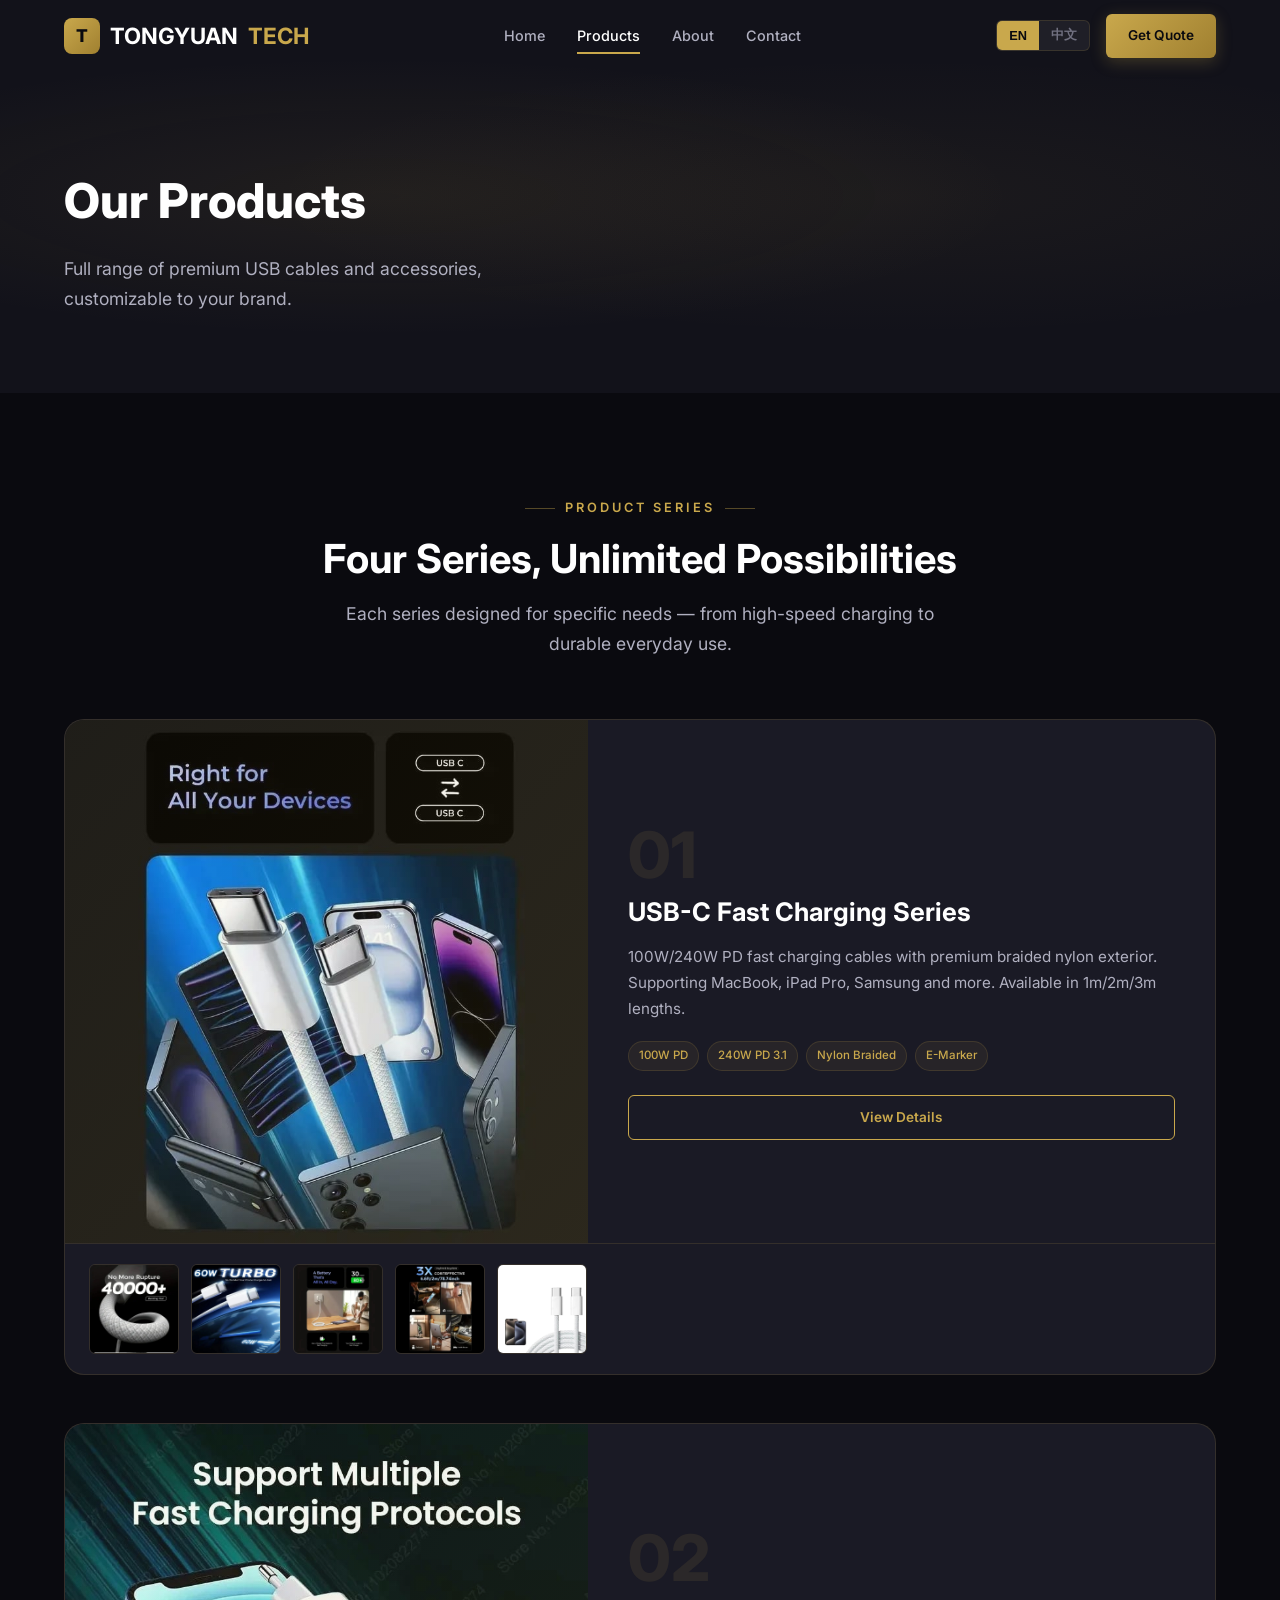
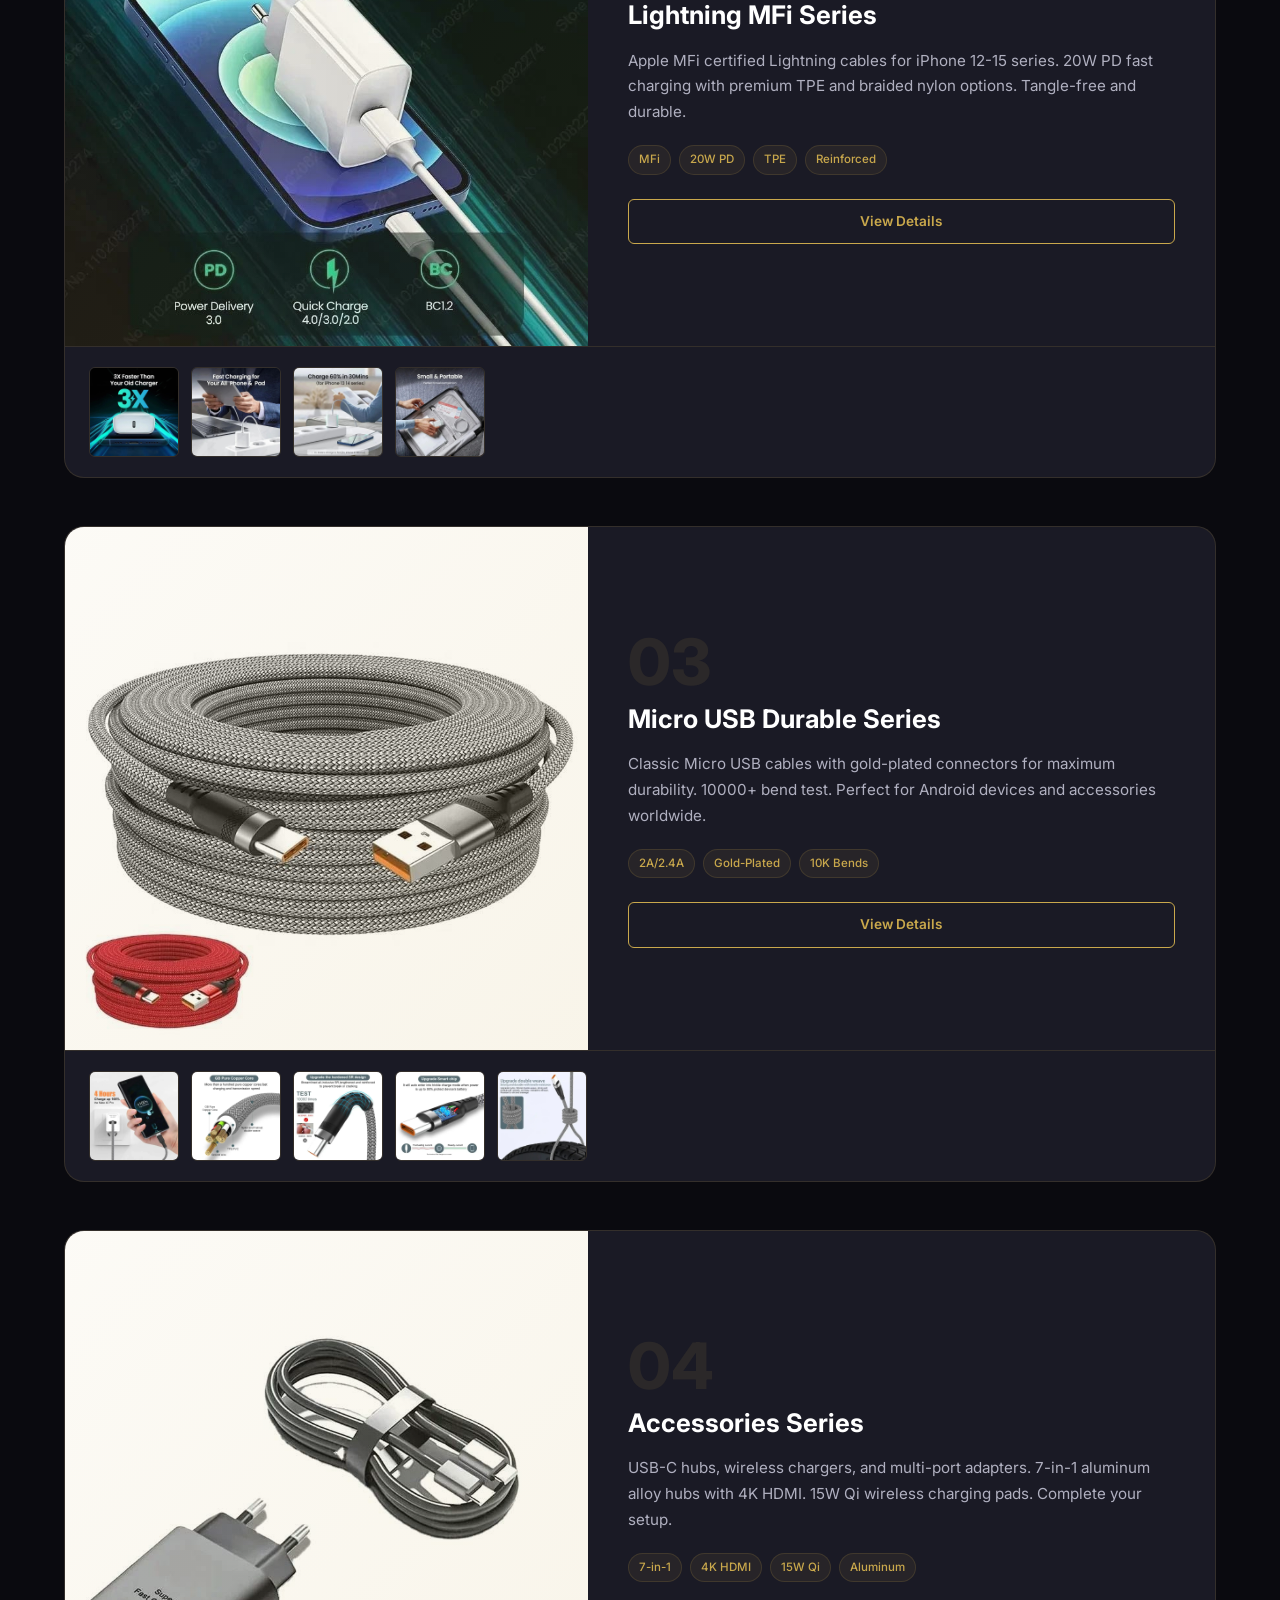
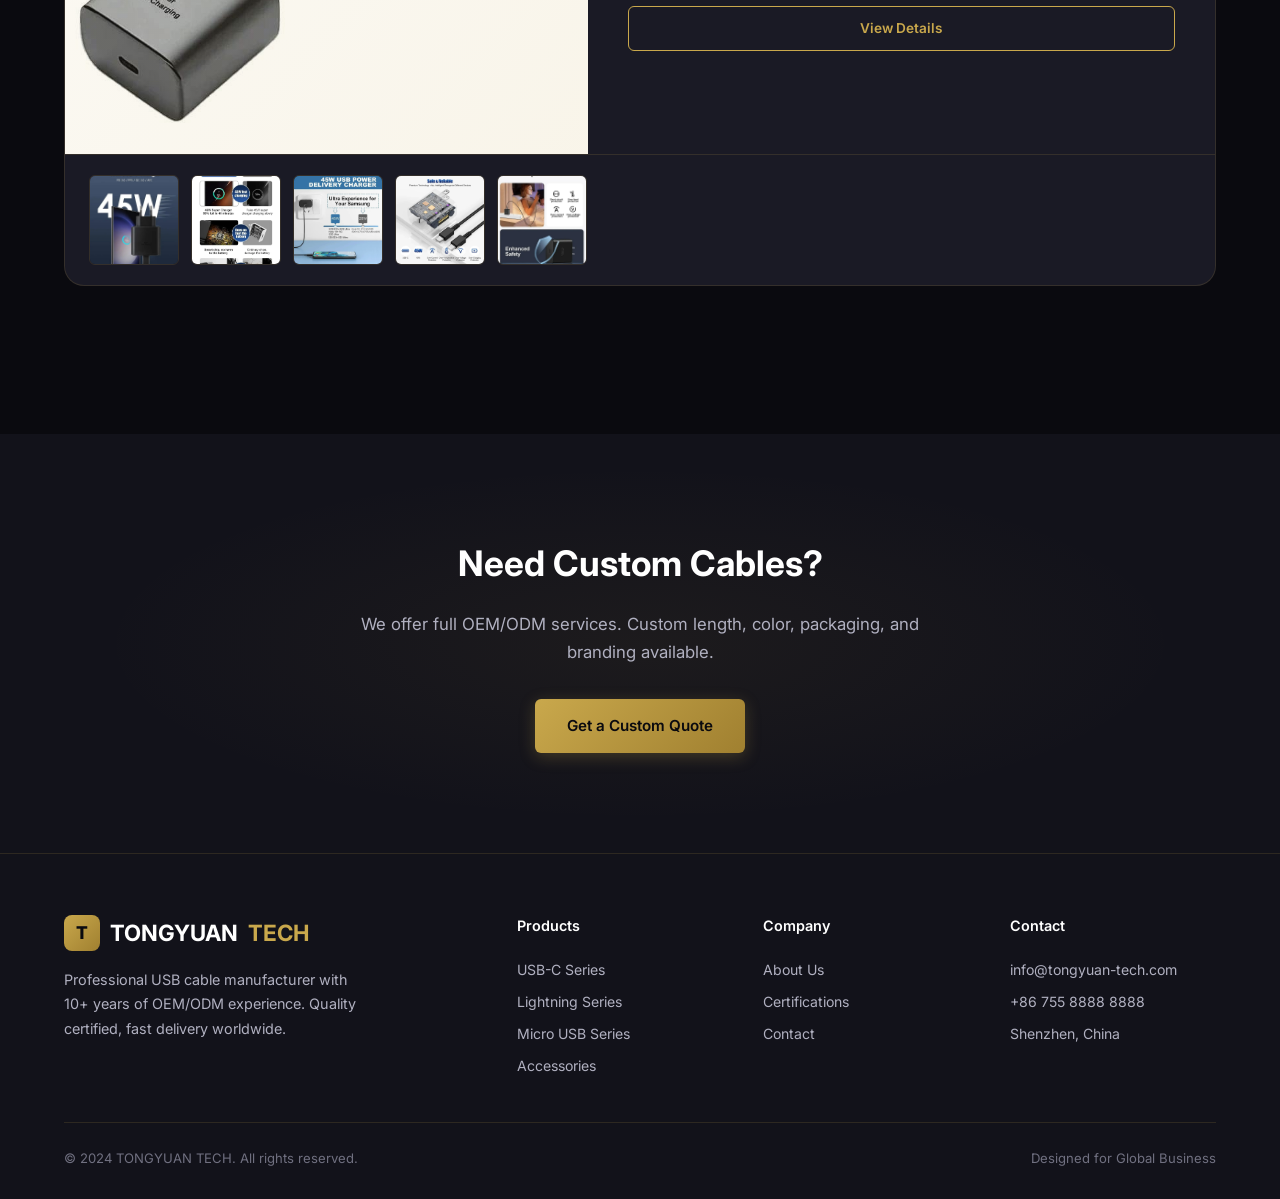
<file: products.html>
<!DOCTYPE html>
<html lang="en">
<head>
  <meta charset="UTF-8">
  <meta name="viewport" content="width=device-width, initial-scale=1.0">
  <title>Products - TONGYUAN TECH USB Cables</title>
  <meta name="description" content="Explore TONGYUAN TECH full range of USB cables: USB-C, Lightning, Micro USB, hubs and wireless chargers. OEM/ODM available.">
  <link rel="stylesheet" href="assets/css/style.css">
  <link rel="preconnect" href="https://fonts.googleapis.com">
  <link href="https://fonts.googleapis.com/css2?family=Inter:wght@400;500;600;700;800&display=swap" rel="stylesheet">
</head>
<body>

<!-- Header 导航 -->
<header class="header">
  <div class="header-inner">
    <a href="index.html" class="logo">
      <div class="logo-icon">T</div>
      TONGYUAN<span>TECH</span>
    </a>
    <nav class="nav">
      <a href="index.html" class="nav-link " data-en="Home" data-zh="首页">Home</a>
      <a href="products.html" class="nav-link active" data-en="Products" data-zh="产品中心">Products</a>
      <a href="about.html" class="nav-link " data-en="About" data-zh="关于我们">About</a>
      <a href="contact.html" class="nav-link " data-en="Contact" data-zh="联系我们">Contact</a>
    </nav>
    <div class="header-actions">
      <div class="lang-switch">
        <button class="lang-btn active" data-lang="en">EN</button>
        <button class="lang-btn" data-lang="zh">中文</button>
      </div>
      <a href="contact.html" class="btn btn-primary btn-sm" data-en="Get Quote" data-zh="获取报价">Get Quote</a>
    </div>
    <button class="menu-toggle" aria-label="Menu">
      <span></span><span></span><span></span>
    </button>
  </div>
</header>

<!-- 移动端导航 -->
<div class="mobile-nav">
  <a href="index.html" class="nav-link " data-en="Home" data-zh="首页">Home</a>
  <a href="products.html" class="nav-link active" data-en="Products" data-zh="产品中心">Products</a>
  <a href="about.html" class="nav-link " data-en="About" data-zh="关于我们">About</a>
  <a href="contact.html" class="nav-link " data-en="Contact" data-zh="联系我们">Contact</a>
  <div class="header-actions">
    <a href="contact.html" class="btn btn-primary" data-en="Get Quote" data-zh="获取报价">Get Quote</a>
  </div>
</div>

<!-- 页面横幅 -->
<section class="page-banner">
  <div class="container">
    <h1 class="page-banner-title" data-en="Our Products" data-zh="产品中心">Our Products</h1>
    <p class="page-banner-desc" data-en="Full range of premium USB cables and accessories, customizable to your brand." data-zh="全系列优质USB数据线及配件，支持品牌定制。">Full range of premium USB cables and accessories, customizable to your brand.</p>
  </div>
</section>

<!-- 产品系列展示 -->
<section class="section">
  <div class="container">
    <div class="section-header reveal">
      <div class="section-label" data-en="Product Series" data-zh="产品系列">Product Series</div>
      <h2 class="section-title" data-en="Four Series, Unlimited Possibilities" data-zh="四大系列，无限可能">Four Series, Unlimited Possibilities</h2>
      <p class="section-subtitle" data-en="Each series designed for specific needs — from high-speed charging to durable everyday use." data-zh="每个系列专为特定需求设计——从高速充电到耐用日常使用。">Each series designed for specific needs — from high-speed charging to durable everyday use.</p>
    </div>

    <!-- 系列1: USB-C Fast Charging Series -->
    <div class="product-series reveal">
      <div class="series-main">
        <div class="series-featured">
          <img src="assets/img/product-group1-01.jpg" alt="USB-C Fast Charging Series" loading="lazy">
        </div>
        <div class="series-info">
          <div class="series-number">01</div>
          <h3 class="series-name" data-en="USB-C Fast Charging Series" data-zh="USB-C 快充系列">USB-C Fast Charging Series</h3>
          <p class="series-desc" data-en="100W/240W PD fast charging cables with premium braided nylon exterior. Supporting MacBook, iPad Pro, Samsung and more. Available in 1m/2m/3m lengths." data-zh="100W/240W PD快充数据线，优质尼龙编织外被。支持MacBook、iPad Pro、三星等设备。1m/2m/3m可选。">100W/240W PD fast charging cables with premium braided nylon exterior. Supporting MacBook, iPad Pro, Samsung and more. Available in 1m/2m/3m lengths.</p>
          <div class="series-tags">
            <span class="product-tag">100W PD</span>
            <span class="product-tag">240W PD 3.1</span>
            <span class="product-tag" data-en="Nylon Braided" data-zh="尼龙编织">Nylon Braided</span>
            <span class="product-tag" data-en="E-Marker" data-zh="E-Marker芯片">E-Marker</span>
          </div>
          <a href="detail-group1.html" class="btn btn-outline btn-sm" data-en="View Details" data-zh="查看详情">View Details</a>
        </div>
      </div>
      <div class="series-thumbs">
        <div class="thumb-item"><img src="assets/img/product-group1-02.jpg" alt="USB-C Series" loading="lazy"></div>
        <div class="thumb-item"><img src="assets/img/product-group1-03.jpg" alt="USB-C Series" loading="lazy"></div>
        <div class="thumb-item"><img src="assets/img/product-group1-04.jpg" alt="USB-C Series" loading="lazy"></div>
        <div class="thumb-item"><img src="assets/img/product-group1-05.jpg" alt="USB-C Series" loading="lazy"></div>
        <div class="thumb-item"><img src="assets/img/product-group1-06.jpg" alt="USB-C Series" loading="lazy"></div>
      </div>
    </div>

    <!-- 系列2: Lightning MFi Series -->
    <div class="product-series reveal">
      <div class="series-main">
        <div class="series-featured">
          <img src="assets/img/product-group2-01.jpg" alt="Lightning MFi Series" loading="lazy">
        </div>
        <div class="series-info">
          <div class="series-number">02</div>
          <h3 class="series-name" data-en="Lightning MFi Series" data-zh="Lightning MFi 系列">Lightning MFi Series</h3>
          <p class="series-desc" data-en="Apple MFi certified Lightning cables for iPhone 12-15 series. 20W PD fast charging with premium TPE and braided nylon options. Tangle-free and durable." data-zh="Apple MFi认证Lightning数据线，适配iPhone 12-15系列。20W PD快充，TPE与尼龙编织可选。防缠绕耐用设计。">Apple MFi certified Lightning cables for iPhone 12-15 series. 20W PD fast charging with premium TPE and braided nylon options. Tangle-free and durable.</p>
          <div class="series-tags">
            <span class="product-tag">MFi</span>
            <span class="product-tag">20W PD</span>
            <span class="product-tag" data-en="TPE" data-zh="TPE">TPE</span>
            <span class="product-tag" data-en="Reinforced" data-zh="加固">Reinforced</span>
          </div>
          <a href="detail-group2.html" class="btn btn-outline btn-sm" data-en="View Details" data-zh="查看详情">View Details</a>
        </div>
      </div>
      <div class="series-thumbs">
        <div class="thumb-item"><img src="assets/img/product-group2-02.jpg" alt="Lightning Series" loading="lazy"></div>
        <div class="thumb-item"><img src="assets/img/product-group2-03.jpg" alt="Lightning Series" loading="lazy"></div>
        <div class="thumb-item"><img src="assets/img/product-group2-04.jpg" alt="Lightning Series" loading="lazy"></div>
        <div class="thumb-item"><img src="assets/img/product-group2-05.jpg" alt="Lightning Series" loading="lazy"></div>
      </div>
    </div>

    <!-- 系列3: Micro USB Durable Series -->
    <div class="product-series reveal">
      <div class="series-main">
        <div class="series-featured">
          <img src="assets/img/product-group3-01.jpg" alt="Micro USB Durable Series" loading="lazy">
        </div>
        <div class="series-info">
          <div class="series-number">03</div>
          <h3 class="series-name" data-en="Micro USB Durable Series" data-zh="Micro USB 耐用系列">Micro USB Durable Series</h3>
          <p class="series-desc" data-en="Classic Micro USB cables with gold-plated connectors for maximum durability. 10000+ bend test. Perfect for Android devices and accessories worldwide." data-zh="经典Micro USB数据线，镀金接头确保最大耐久性。10000+次弯折测试。适用于全球安卓设备及配件。">Classic Micro USB cables with gold-plated connectors for maximum durability. 10000+ bend test. Perfect for Android devices and accessories worldwide.</p>
          <div class="series-tags">
            <span class="product-tag">2A/2.4A</span>
            <span class="product-tag" data-en="Gold-Plated" data-zh="镀金触点">Gold-Plated</span>
            <span class="product-tag" data-en="10K Bends" data-zh="万次弯折">10K Bends</span>
          </div>
          <a href="detail-group3.html" class="btn btn-outline btn-sm" data-en="View Details" data-zh="查看详情">View Details</a>
        </div>
      </div>
      <div class="series-thumbs">
        <div class="thumb-item"><img src="assets/img/product-group3-02.jpg" alt="Micro USB Series" loading="lazy"></div>
        <div class="thumb-item"><img src="assets/img/product-group3-03.jpg" alt="Micro USB Series" loading="lazy"></div>
        <div class="thumb-item"><img src="assets/img/product-group3-04.jpg" alt="Micro USB Series" loading="lazy"></div>
        <div class="thumb-item"><img src="assets/img/product-group3-05.jpg" alt="Micro USB Series" loading="lazy"></div>
        <div class="thumb-item"><img src="assets/img/product-group3-06.jpg" alt="Micro USB Series" loading="lazy"></div>
      </div>
    </div>

    <!-- 系列4: Accessories Series -->
    <div class="product-series reveal">
      <div class="series-main">
        <div class="series-featured">
          <img src="assets/img/product-group4-01.jpg" alt="Accessories Series" loading="lazy">
        </div>
        <div class="series-info">
          <div class="series-number">04</div>
          <h3 class="series-name" data-en="Accessories Series" data-zh="配件系列">Accessories Series</h3>
          <p class="series-desc" data-en="USB-C hubs, wireless chargers, and multi-port adapters. 7-in-1 aluminum alloy hubs with 4K HDMI. 15W Qi wireless charging pads. Complete your setup." data-zh="USB-C扩展坞、无线充电器、多口适配器。4K HDMI七合一铝合金扩展坞。15W Qi无线充电板。完善您的设备组合。">USB-C hubs, wireless chargers, and multi-port adapters. 7-in-1 aluminum alloy hubs with 4K HDMI. 15W Qi wireless charging pads. Complete your setup.</p>
          <div class="series-tags">
            <span class="product-tag">7-in-1</span>
            <span class="product-tag">4K HDMI</span>
            <span class="product-tag">15W Qi</span>
            <span class="product-tag" data-en="Aluminum" data-zh="铝合金">Aluminum</span>
          </div>
          <a href="detail-group4.html" class="btn btn-outline btn-sm" data-en="View Details" data-zh="查看详情">View Details</a>
        </div>
      </div>
      <div class="series-thumbs">
        <div class="thumb-item"><img src="assets/img/product-group4-02.jpg" alt="Accessories Series" loading="lazy"></div>
        <div class="thumb-item"><img src="assets/img/product-group4-03.jpg" alt="Accessories Series" loading="lazy"></div>
        <div class="thumb-item"><img src="assets/img/product-group4-04.jpg" alt="Accessories Series" loading="lazy"></div>
        <div class="thumb-item"><img src="assets/img/product-group4-05.jpg" alt="Accessories Series" loading="lazy"></div>
        <div class="thumb-item"><img src="assets/img/product-group4-06.jpg" alt="Accessories Series" loading="lazy"></div>
      </div>
    </div>

  </div>
</section>

<!-- CTA 区块 -->
<section class="cta-section section">
  <div class="container">
    <div class="cta-content reveal">
      <h2 class="cta-title" data-en="Need Custom Cables?" data-zh="需要定制数据线？">Need Custom Cables?</h2>
      <p class="cta-desc" data-en="We offer full OEM/ODM services. Custom length, color, packaging, and branding available." data-zh="我们提供完整OEM/ODM服务。定制长度、颜色、包装和品牌。">We offer full OEM/ODM services. Custom length, color, packaging, and branding available.</p>
      <a href="contact.html" class="btn btn-primary" data-en="Get a Custom Quote" data-zh="获取定制报价">Get a Custom Quote</a>
    </div>
  </div>
</section>

<!-- Footer -->
<footer class="footer">
  <div class="container">
    <div class="footer-grid">
      <div class="footer-brand">
        <a href="index.html" class="logo">
          <div class="logo-icon">T</div>
          TONGYUAN<span>TECH</span>
        </a>
        <p data-en="Professional USB cable manufacturer with 10+ years of OEM/ODM experience. Quality certified, fast delivery worldwide." data-zh="专业USB数据线制造商，10余年OEM/ODM经验。品质认证，全球快速交付。">Professional USB cable manufacturer with 10+ years of OEM/ODM experience. Quality certified, fast delivery worldwide.</p>
      </div>
      <div>
        <h4 class="footer-title" data-en="Products" data-zh="产品">Products</h4>
        <a href="detail-group1.html" class="footer-link" data-en="USB-C Series" data-zh="USB-C 系列">USB-C Series</a>
        <a href="detail-group2.html" class="footer-link" data-en="Lightning Series" data-zh="Lightning 系列">Lightning Series</a>
        <a href="detail-group3.html" class="footer-link" data-en="Micro USB Series" data-zh="Micro USB 系列">Micro USB Series</a>
        <a href="detail-group4.html" class="footer-link" data-en="Accessories" data-zh="配件系列">Accessories</a>
      </div>
      <div>
        <h4 class="footer-title" data-en="Company" data-zh="公司">Company</h4>
        <a href="about.html" class="footer-link" data-en="About Us" data-zh="关于我们">About Us</a>
        <a href="about.html" class="footer-link" data-en="Certifications" data-zh="资质认证">Certifications</a>
        <a href="contact.html" class="footer-link" data-en="Contact" data-zh="联系我们">Contact</a>
      </div>
      <div>
        <h4 class="footer-title" data-en="Contact" data-zh="联系方式">Contact</h4>
        <span class="footer-link">info@tongyuan-tech.com</span>
        <span class="footer-link">+86 755 8888 8888</span>
        <span class="footer-link" data-en="Shenzhen, China" data-zh="中国深圳">Shenzhen, China</span>
      </div>
    </div>
    <div class="footer-bottom">
      <span>&copy; 2024 TONGYUAN TECH. All rights reserved.</span>
      <span data-en="Designed for Global Business" data-zh="为全球商业而设计">Designed for Global Business</span>
    </div>
  </div>
</footer>

<script src="assets/js/main.js"></script>
</body>
</html>
</file>
<file: assets/css/style.css>
/* ========================================
   TONGYUAN TECH - USB数据线外贸独立站
   深色商务风 + 金色点缀
   ======================================== */

:root {
  --bg-primary: #0a0a0f;
  --bg-secondary: #12121a;
  --bg-card: #1a1a25;
  --bg-card-hover: #22222f;
  --accent-gold: #c9a84c;
  --accent-gold-light: #e0c56e;
  --accent-gold-dark: #a08030;
  --text-primary: #fff;
  --text-secondary: #b0b0c0;
  --text-muted: #707080;
  --border-color: rgba(201,168,76,0.15);
  --border-color-solid: #2a2a35;
  --shadow-card: 0 4px 24px rgba(0,0,0,0.3);
  --shadow-card-hover: 0 8px 40px rgba(201,168,76,0.12);
  --transition-fast: 0.2s ease;
  --transition-normal: 0.3s ease;
  --transition-slow: 0.5s ease;
  --radius-sm: 6px;
  --radius-md: 12px;
  --radius-lg: 20px;
  --header-height: 72px;
  --container-max: 1200px;
  --section-padding: 100px 0;
}

*,*::before,*::after { margin:0; padding:0; box-sizing:border-box; }
html { scroll-behavior:smooth; font-size:16px; }
body {
  font-family: Inter, -apple-system, BlinkMacSystemFont, "Segoe UI", Roboto, sans-serif;
  background: var(--bg-primary); color: var(--text-primary);
  line-height: 1.7; overflow-x: hidden; -webkit-font-smoothing: antialiased;
}
a { color: var(--accent-gold); text-decoration: none; transition: color var(--transition-fast); }
a:hover { color: var(--accent-gold-light); }
img { max-width: 100%; height: auto; display: block; }
ul, ol { list-style: none; }

.container { max-width: var(--container-max); margin: 0 auto; padding: 0 24px; }

/* 通用区块 */
.section { padding: var(--section-padding); position: relative; }
.section-header { text-align: center; margin-bottom: 60px; }
.section-label {
  display: inline-block; font-size: 0.8rem; font-weight: 600;
  letter-spacing: 3px; text-transform: uppercase; color: var(--accent-gold);
  margin-bottom: 16px; position: relative; padding: 0 20px;
}
.section-label::before, .section-label::after {
  content: ""; position: absolute; top: 50%; width: 30px; height: 1px;
  background: var(--accent-gold); opacity: 0.4;
}
.section-label::before { left: -20px; }
.section-label::after { right: -20px; }
.section-title { font-size: 2.5rem; font-weight: 700; line-height: 1.2; margin-bottom: 16px; }
.section-subtitle { font-size: 1.1rem; color: var(--text-secondary); max-width: 600px; margin: 0 auto; }

/* 按钮 */
.btn {
  display: inline-flex; align-items: center; justify-content: center; gap: 8px;
  padding: 14px 32px; font-size: 0.95rem; font-weight: 600; border: none;
  border-radius: var(--radius-sm); cursor: pointer; transition: all var(--transition-normal);
  text-decoration: none; white-space: nowrap;
}
.btn-primary {
  background: linear-gradient(135deg, var(--accent-gold), var(--accent-gold-dark));
  color: #0a0a0f; box-shadow: 0 4px 16px rgba(201,168,76,0.25);
}
.btn-primary:hover {
  background: linear-gradient(135deg, var(--accent-gold-light), var(--accent-gold));
  box-shadow: 0 6px 24px rgba(201,168,76,0.35); transform: translateY(-2px); color: #0a0a0f;
}
.btn-outline {
  background: transparent; color: var(--accent-gold); border: 1.5px solid var(--accent-gold);
}
.btn-outline:hover {
  background: rgba(201,168,76,0.1); color: var(--accent-gold-light); transform: translateY(-2px);
}
.btn-sm { padding: 10px 22px; font-size: 0.85rem; }

/* Header 导航 */
.header {
  position: fixed; top: 0; left: 0; width: 100%; height: var(--header-height);
  z-index: 1000; transition: all var(--transition-normal);
}
.header.scrolled {
  background: rgba(10,10,15,0.92); backdrop-filter: blur(20px);
  -webkit-backdrop-filter: blur(20px); border-bottom: 1px solid var(--border-color);
  box-shadow: 0 2px 20px rgba(0,0,0,0.3);
}
.header-inner {
  display: flex; align-items: center; justify-content: space-between;
  height: 100%; max-width: var(--container-max); margin: 0 auto; padding: 0 24px;
}
.logo {
  display: flex; align-items: center; gap: 10px; font-size: 1.4rem;
  font-weight: 700; color: var(--text-primary); text-decoration: none;
}
.logo-icon {
  width: 36px; height: 36px;
  background: linear-gradient(135deg, var(--accent-gold), var(--accent-gold-dark));
  border-radius: 8px; display: flex; align-items: center; justify-content: center;
  font-size: 1.1rem; color: #0a0a0f; font-weight: 800;
}
.logo span { color: var(--accent-gold); }

.nav { display: flex; align-items: center; gap: 32px; }
.nav-link {
  font-size: 0.9rem; font-weight: 500; color: var(--text-secondary);
  text-decoration: none; position: relative; padding: 4px 0;
  transition: color var(--transition-fast);
}
.nav-link::after {
  content: ""; position: absolute; bottom: -2px; left: 0; width: 0; height: 2px;
  background: var(--accent-gold); transition: width var(--transition-normal);
}
.nav-link:hover, .nav-link.active { color: var(--text-primary); }
.nav-link:hover::after, .nav-link.active::after { width: 100%; }

.header-actions { display: flex; align-items: center; gap: 16px; }

.lang-switch {
  display: flex; background: rgba(255,255,255,0.06); border: 1px solid var(--border-color);
  border-radius: var(--radius-sm); overflow: hidden;
}
.lang-btn {
  padding: 6px 12px; font-size: 0.8rem; font-weight: 600; color: var(--text-muted);
  background: transparent; border: none; cursor: pointer; transition: all var(--transition-fast);
}
.lang-btn.active { background: var(--accent-gold); color: #0a0a0f; }

.menu-toggle {
  display: none; flex-direction: column; gap: 5px; background: none; border: none;
  cursor: pointer; padding: 4px;
}
.menu-toggle span {
  display: block; width: 24px; height: 2px; background: var(--text-primary);
  border-radius: 2px; transition: all var(--transition-normal);
}
.menu-toggle.active span:nth-child(1) { transform: rotate(45deg) translate(5px, 5px); }
.menu-toggle.active span:nth-child(2) { opacity: 0; }
.menu-toggle.active span:nth-child(3) { transform: rotate(-45deg) translate(5px, -5px); }

.mobile-nav {
  display: none; position: fixed; top: var(--header-height); left: 0; width: 100%;
  background: rgba(10,10,15,0.98); backdrop-filter: blur(20px); padding: 24px;
  border-bottom: 1px solid var(--border-color); z-index: 999;
  transform: translateY(-100%); opacity: 0; transition: all var(--transition-normal);
}
.mobile-nav.open { transform: translateY(0); opacity: 1; }
.mobile-nav .nav-link {
  display: block; padding: 14px 0; font-size: 1.1rem; border-bottom: 1px solid var(--border-color);
}
.mobile-nav .nav-link::after { display: none; }
.mobile-nav .header-actions { margin-top: 20px; flex-direction: column; align-items: stretch; }

/* Hero 区块 */
.hero {
  min-height: 100vh; display: flex; align-items: center; position: relative;
  padding-top: var(--header-height); overflow: hidden;
}
.hero-bg {
  position: absolute; inset: 0; z-index: 0;
  background:
    radial-gradient(ellipse at 20% 50%, rgba(201,168,76,0.08) 0%, transparent 50%),
    radial-gradient(ellipse at 80% 20%, rgba(201,168,76,0.05) 0%, transparent 50%),
    radial-gradient(ellipse at 50% 80%, rgba(160,128,48,0.06) 0%, transparent 50%);
}
.hero-grid {
  position: absolute; inset: 0; z-index: 0;
  background-image:
    linear-gradient(rgba(201,168,76,0.03) 1px, transparent 1px),
    linear-gradient(90deg, rgba(201,168,76,0.03) 1px, transparent 1px);
  background-size: 60px 60px;
}
.hero .container { position: relative; z-index: 1; }
.hero-content { max-width: 700px; }
.hero-badge {
  display: inline-flex; align-items: center; gap: 8px;
  padding: 8px 18px; background: rgba(201,168,76,0.1);
  border: 1px solid var(--border-color); border-radius: 50px;
  font-size: 0.8rem; font-weight: 500; color: var(--accent-gold);
  margin-bottom: 28px;
}
.hero-badge-dot {
  width: 6px; height: 6px; background: var(--accent-gold); border-radius: 50%;
  animation: pulse-dot 2s ease-in-out infinite;
}
@keyframes pulse-dot {
  0%, 100% { opacity: 1; transform: scale(1); }
  50% { opacity: 0.5; transform: scale(1.5); }
}
.hero-title {
  font-size: 3.8rem; font-weight: 800; line-height: 1.1; margin-bottom: 24px;
  letter-spacing: -0.02em;
}
.hero-title .gold { color: var(--accent-gold); }
.hero-desc {
  font-size: 1.15rem; color: var(--text-secondary); line-height: 1.8;
  margin-bottom: 40px; max-width: 540px;
}
.hero-btns { display: flex; gap: 16px; flex-wrap: wrap; }
.hero-visual {
  position: absolute; right: 0; top: 50%; transform: translateY(-50%);
  width: 45%; max-width: 520px; z-index: 1;
}
.hero-visual-inner {
  position: relative; width: 100%; padding-bottom: 100%;
  background: radial-gradient(circle at center, rgba(201,168,76,0.12) 0%, transparent 70%);
  border-radius: 50%;
}
.hero-visual-icon {
  position: absolute; top: 50%; left: 50%; transform: translate(-50%, -50%);
  font-size: 8rem; opacity: 0.15;
}
.hero-visual-img {
  position: absolute; inset: 8%; width: 84%; height: 84%;
  object-fit: contain; border-radius: 12px; opacity: 0.9;
}
.hero-floating {
  position: absolute; background: var(--bg-card); border: 1px solid var(--border-color);
  border-radius: var(--radius-md); padding: 12px 18px; font-size: 0.8rem;
  color: var(--text-secondary); box-shadow: var(--shadow-card);
  animation: float-card 6s ease-in-out infinite;
}
.hero-floating:nth-child(2) { top: 15%; right: -10%; animation-delay: -2s; }
.hero-floating:nth-child(3) { bottom: 20%; left: -5%; animation-delay: -4s; }
.hero-floating .num { color: var(--accent-gold); font-weight: 700; font-size: 1.1rem; display: block; }
@keyframes float-card {
  0%, 100% { transform: translateY(0); }
  50% { transform: translateY(-10px); }
}

/* 产品卡片 */
.products-grid {
  display: grid; grid-template-columns: repeat(3, 1fr); gap: 24px;
}
.product-card {
  background: var(--bg-card); border: 1px solid var(--border-color);
  border-radius: var(--radius-md); overflow: hidden;
  transition: all var(--transition-normal); position: relative;
}
.product-card:hover {
  border-color: rgba(201,168,76,0.3); background: var(--bg-card-hover);
  box-shadow: var(--shadow-card-hover); transform: translateY(-4px);
}
.product-img {
  height: 220px; display: flex; align-items: center; justify-content: center;
  font-size: 4rem; position: relative; overflow: hidden;
}
.product-img::before {
  content: ""; position: absolute; inset: 0;
  background: linear-gradient(135deg, rgba(201,168,76,0.05), rgba(201,168,76,0.12));
}
.product-img .emoji { position: relative; z-index: 1; filter: grayscale(0.2); }
.product-img img { width: 100%; height: 100%; object-fit: cover; transition: transform 0.4s ease; }
.product-card:hover .product-img img { transform: scale(1.05); }
.product-info { padding: 24px; }
.product-name {
  font-size: 1.1rem; font-weight: 600; margin-bottom: 8px;
  color: var(--text-primary);
}
.product-desc {
  font-size: 0.88rem; color: var(--text-secondary); line-height: 1.6; margin-bottom: 16px;
}
.product-tags { display: flex; flex-wrap: wrap; gap: 8px; }
.product-tag {
  padding: 4px 10px; font-size: 0.72rem; font-weight: 500;
  background: rgba(201,168,76,0.08); border: 1px solid rgba(201,168,76,0.15);
  border-radius: 50px; color: var(--accent-gold);
}

/* 优势区块 */
.advantages-grid {
  display: grid; grid-template-columns: repeat(4, 1fr); gap: 24px;
}
.advantage-card {
  background: var(--bg-card); border: 1px solid var(--border-color);
  border-radius: var(--radius-md); padding: 36px 28px; text-align: center;
  transition: all var(--transition-normal);
}
.advantage-card:hover {
  border-color: rgba(201,168,76,0.3); transform: translateY(-4px);
  box-shadow: var(--shadow-card-hover);
}
.advantage-icon {
  width: 64px; height: 64px; margin: 0 auto 20px;
  background: rgba(201,168,76,0.1); border: 1px solid rgba(201,168,76,0.2);
  border-radius: var(--radius-md); display: flex; align-items: center;
  justify-content: center; font-size: 1.6rem;
}
.advantage-title {
  font-size: 1.05rem; font-weight: 600; margin-bottom: 10px; color: var(--text-primary);
}
.advantage-desc {
  font-size: 0.88rem; color: var(--text-secondary); line-height: 1.6;
}

/* 数据统计 */
.stats {
  background: var(--bg-secondary); border-top: 1px solid var(--border-color);
  border-bottom: 1px solid var(--border-color);
}
.stats-grid {
  display: grid; grid-template-columns: repeat(4, 1fr); gap: 40px;
}
.stat-item { text-align: center; }
.stat-number {
  font-size: 3rem; font-weight: 800; color: var(--accent-gold);
  line-height: 1.1; margin-bottom: 8px;
}
.stat-label { font-size: 0.9rem; color: var(--text-secondary); }

/* CTA 区块 */
.cta-section {
  background: var(--bg-secondary); position: relative; overflow: hidden;
}
.cta-section::before {
  content: ""; position: absolute; inset: 0;
  background: radial-gradient(ellipse at center, rgba(201,168,76,0.06) 0%, transparent 60%);
}
.cta-content {
  position: relative; z-index: 1; text-align: center; max-width: 600px; margin: 0 auto;
}
.cta-title { font-size: 2.2rem; font-weight: 700; margin-bottom: 16px; }
.cta-desc { color: var(--text-secondary); margin-bottom: 32px; font-size: 1.05rem; }

/* 页面顶部横幅（非首页） */
.page-banner {
  padding: 160px 0 80px; position: relative; overflow: hidden;
  background: var(--bg-secondary);
}
.page-banner::before {
  content: ""; position: absolute; inset: 0;
  background:
    radial-gradient(ellipse at 30% 50%, rgba(201,168,76,0.08) 0%, transparent 50%),
    radial-gradient(ellipse at 70% 50%, rgba(201,168,76,0.05) 0%, transparent 50%);
}
.page-banner .container { position: relative; z-index: 1; }
.page-banner-title { font-size: 3rem; font-weight: 800; margin-bottom: 12px; }
.page-banner-desc { font-size: 1.1rem; color: var(--text-secondary); max-width: 500px; }

/* 产品筛选标签 */
.filter-bar {
  display: flex; justify-content: center; gap: 12px; margin-bottom: 48px; flex-wrap: wrap;
}
.filter-btn {
  padding: 10px 24px; font-size: 0.88rem; font-weight: 500;
  background: var(--bg-card); border: 1px solid var(--border-color);
  border-radius: 50px; color: var(--text-secondary); cursor: pointer;
  transition: all var(--transition-fast);
}
.filter-btn:hover, .filter-btn.active {
  background: rgba(201,168,76,0.12); border-color: var(--accent-gold);
  color: var(--accent-gold);
}

/* 关于页 - 公司介绍 */
.about-intro {
  display: grid; grid-template-columns: 1fr 1fr; gap: 60px; align-items: center;
}
.about-intro-text h3 {
  font-size: 1.8rem; font-weight: 700; margin-bottom: 20px; color: var(--text-primary);
}
.about-intro-text p {
  color: var(--text-secondary); line-height: 1.8; margin-bottom: 16px;
}
.about-intro-visual {
  height: 400px; background: var(--bg-card); border: 1px solid var(--border-color);
  border-radius: var(--radius-lg); display: flex; align-items: center;
  justify-content: center; font-size: 6rem; position: relative; overflow: hidden;
}
.about-intro-visual::before {
  content: ""; position: absolute; inset: 0;
  background: linear-gradient(135deg, rgba(201,168,76,0.05), rgba(201,168,76,0.1));
}

/* 时间线 */
.timeline { position: relative; max-width: 800px; margin: 0 auto; }
.timeline::before {
  content: ""; position: absolute; left: 50%; top: 0; bottom: 0;
  width: 2px; background: var(--border-color); transform: translateX(-50%);
}
.timeline-item {
  display: flex; align-items: flex-start; margin-bottom: 48px; position: relative;
}
.timeline-item:nth-child(odd) { flex-direction: row-reverse; text-align: right; }
.timeline-item:nth-child(odd) .timeline-content { padding-right: 60px; padding-left: 0; }
.timeline-dot {
  position: absolute; left: 50%; top: 0; width: 16px; height: 16px;
  background: var(--accent-gold); border-radius: 50%;
  transform: translateX(-50%); z-index: 1;
  box-shadow: 0 0 0 4px var(--bg-primary), 0 0 0 6px var(--accent-gold);
}
.timeline-content {
  width: 50%; padding-left: 60px;
}
.timeline-year {
  font-size: 1.4rem; font-weight: 700; color: var(--accent-gold); margin-bottom: 8px;
}
.timeline-title { font-size: 1.1rem; font-weight: 600; margin-bottom: 8px; }
.timeline-desc { font-size: 0.9rem; color: var(--text-secondary); line-height: 1.6; }

/* 认证展示 */
.cert-grid {
  display: grid; grid-template-columns: repeat(4, 1fr); gap: 24px;
}
.cert-item {
  background: var(--bg-card); border: 1px solid var(--border-color);
  border-radius: var(--radius-md); padding: 32px 20px; text-align: center;
  transition: all var(--transition-normal);
}
.cert-item:hover {
  border-color: rgba(201,168,76,0.3); transform: translateY(-4px);
}
.cert-icon {
  width: 60px; height: 60px; margin: 0 auto 16px;
  background: rgba(201,168,76,0.1); border-radius: 50%;
  display: flex; align-items: center; justify-content: center; font-size: 1.5rem;
}
.cert-name { font-size: 0.95rem; font-weight: 600; color: var(--text-primary); }

/* 团队展示 */
.team-grid {
  display: grid; grid-template-columns: repeat(4, 1fr); gap: 24px;
}
.team-card {
  background: var(--bg-card); border: 1px solid var(--border-color);
  border-radius: var(--radius-md); overflow: hidden; transition: all var(--transition-normal);
}
.team-card:hover { border-color: rgba(201,168,76,0.3); transform: translateY(-4px); }
.team-photo {
  height: 200px; background: linear-gradient(135deg, rgba(201,168,76,0.08), rgba(201,168,76,0.15));
  display: flex; align-items: center; justify-content: center; font-size: 4rem;
}
.team-info { padding: 20px; text-align: center; }
.team-name { font-size: 1rem; font-weight: 600; margin-bottom: 4px; }
.team-role { font-size: 0.85rem; color: var(--text-secondary); }

/* 联系页 */
.contact-grid {
  display: grid; grid-template-columns: 1fr 1fr; gap: 48px;
}
.contact-form-wrap {
  background: var(--bg-card); border: 1px solid var(--border-color);
  border-radius: var(--radius-md); padding: 40px;
}
.form-group { margin-bottom: 20px; }
.form-label {
  display: block; font-size: 0.88rem; font-weight: 500;
  color: var(--text-secondary); margin-bottom: 8px;
}
.form-input, .form-select, .form-textarea {
  width: 100%; padding: 12px 16px; font-size: 0.95rem;
  background: var(--bg-secondary); border: 1px solid var(--border-color);
  border-radius: var(--radius-sm); color: var(--text-primary);
  transition: border-color var(--transition-fast);
  font-family: inherit;
}
.form-input:focus, .form-select:focus, .form-textarea:focus {
  outline: none; border-color: var(--accent-gold);
  box-shadow: 0 0 0 3px rgba(201,168,76,0.1);
}
.form-textarea { min-height: 120px; resize: vertical; }
.form-select { appearance: none; cursor: pointer; }
.form-row { display: grid; grid-template-columns: 1fr 1fr; gap: 16px; }

.contact-info-wrap { display: flex; flex-direction: column; gap: 24px; }
.contact-info-card {
  background: var(--bg-card); border: 1px solid var(--border-color);
  border-radius: var(--radius-md); padding: 28px; transition: all var(--transition-normal);
}
.contact-info-card:hover { border-color: rgba(201,168,76,0.3); }
.contact-info-icon {
  width: 48px; height: 48px; background: rgba(201,168,76,0.1);
  border-radius: var(--radius-sm); display: flex; align-items: center;
  justify-content: center; font-size: 1.3rem; margin-bottom: 16px;
}
.contact-info-label {
  font-size: 0.85rem; color: var(--text-muted); margin-bottom: 4px; text-transform: uppercase;
  letter-spacing: 1px;
}
.contact-info-value { font-size: 1.05rem; color: var(--text-primary); font-weight: 500; }

.contact-map {
  height: 280px; background: var(--bg-card); border: 1px solid var(--border-color);
  border-radius: var(--radius-md); display: flex; align-items: center;
  justify-content: center; color: var(--text-muted); font-size: 0.95rem;
  position: relative; overflow: hidden;
}
.contact-map::before {
  content: ""; position: absolute; inset: 0;
  background:
    linear-gradient(rgba(201,168,76,0.03) 1px, transparent 1px),
    linear-gradient(90deg, rgba(201,168,76,0.03) 1px, transparent 1px);
  background-size: 30px 30px;
}

/* Footer */
.footer {
  background: var(--bg-secondary); border-top: 1px solid var(--border-color);
  padding: 60px 0 30px;
}
.footer-grid {
  display: grid; grid-template-columns: 2fr 1fr 1fr 1fr; gap: 40px;
  margin-bottom: 40px;
}
.footer-brand p { color: var(--text-secondary); font-size: 0.9rem; margin-top: 16px; line-height: 1.7; max-width: 300px; }
.footer-title { font-size: 0.9rem; font-weight: 600; color: var(--text-primary); margin-bottom: 16px; }
.footer-link {
  display: block; font-size: 0.88rem; color: var(--text-secondary);
  padding: 4px 0; transition: color var(--transition-fast);
}
.footer-link:hover { color: var(--accent-gold); }
.footer-bottom {
  padding-top: 24px; border-top: 1px solid var(--border-color);
  display: flex; justify-content: space-between; align-items: center;
  font-size: 0.82rem; color: var(--text-muted);
}

/* 滚动动画 */
.reveal {
  opacity: 0; transform: translateY(30px);
  transition: opacity 0.6s ease, transform 0.6s ease;
}
.reveal.visible { opacity: 1; transform: translateY(0); }

/* 响应式 */
@media (max-width: 1024px) {
  .hero-title { font-size: 3rem; }
  .hero-visual { display: none; }
  .hero-content { max-width: 100%; }
  .products-grid { grid-template-columns: repeat(2, 1fr); }
  .advantages-grid { grid-template-columns: repeat(2, 1fr); }
  .stats-grid { grid-template-columns: repeat(2, 1fr); gap: 30px; }
  .footer-grid { grid-template-columns: repeat(2, 1fr); }
  .about-intro { grid-template-columns: 1fr; }
  .about-intro-visual { height: 300px; }
  .cert-grid { grid-template-columns: repeat(2, 1fr); }
  .team-grid { grid-template-columns: repeat(2, 1fr); }
}

@media (max-width: 768px) {
  :root { --section-padding: 70px 0; }
  .nav, .header-actions .btn { display: none; }
  .menu-toggle { display: flex; }
  .mobile-nav { display: block; }
  .hero-title { font-size: 2.4rem; }
  .hero-desc { font-size: 1rem; }
  .section-title { font-size: 2rem; }
  .page-banner-title { font-size: 2.2rem; }
  .products-grid { grid-template-columns: 1fr; }
  .advantages-grid { grid-template-columns: 1fr; }
  .stats-grid { grid-template-columns: repeat(2, 1fr); }
  .contact-grid { grid-template-columns: 1fr; }
  .form-row { grid-template-columns: 1fr; }
  .footer-grid { grid-template-columns: 1fr; }
  .stat-number { font-size: 2.4rem; }
  .timeline::before { left: 20px; }
  .timeline-dot { left: 20px; }
  .timeline-item, .timeline-item:nth-child(odd) { flex-direction: row; text-align: left; }
  .timeline-content, .timeline-item:nth-child(odd) .timeline-content {
    width: 100%; padding-left: 56px; padding-right: 0;
  }
  .cert-grid { grid-template-columns: repeat(2, 1fr); }
  .team-grid { grid-template-columns: repeat(2, 1fr); }
}

@media (max-width: 480px) {
  .hero-title { font-size: 2rem; }
  .hero-btns { flex-direction: column; }
  .hero-btns .btn { width: 100%; }
  .stats-grid { grid-template-columns: 1fr 1fr; gap: 20px; }
  .filter-bar { gap: 8px; }
  .filter-btn { padding: 8px 16px; font-size: 0.82rem; }
  .team-grid { grid-template-columns: 1fr; }
}

/* ========================================
   产品系列展示（Products 页）
   ======================================== */
.product-series {
  background: var(--bg-card);
  border: 1px solid var(--border-color);
  border-radius: var(--radius-lg);
  overflow: hidden;
  margin-bottom: 48px;
  transition: all var(--transition-normal);
}
.product-series:hover {
  border-color: rgba(201,168,76,0.3);
  box-shadow: var(--shadow-card-hover);
}
.series-main {
  display: grid;
  grid-template-columns: 1fr 1.2fr;
  gap: 0;
  align-items: stretch;
}
.series-featured {
  position: relative;
  overflow: hidden;
  min-height: 340px;
}
.series-featured::before {
  content: "";
  position: absolute; inset: 0;
  background: linear-gradient(135deg, rgba(201,168,76,0.05), rgba(201,168,76,0.12));
  z-index: 1;
}
.series-featured img {
  width: 100%; height: 100%;
  object-fit: cover;
  transition: transform 0.5s ease;
}
.product-series:hover .series-featured img {
  transform: scale(1.05);
}
.series-info {
  padding: 48px 40px;
  display: flex;
  flex-direction: column;
  justify-content: center;
}
.series-number {
  font-size: 4rem;
  font-weight: 800;
  color: rgba(201,168,76,0.1);
  line-height: 1;
  margin-bottom: 8px;
}
.series-name {
  font-size: 1.6rem;
  font-weight: 700;
  color: var(--text-primary);
  margin-bottom: 16px;
  line-height: 1.3;
}
.series-desc {
  font-size: 0.95rem;
  color: var(--text-secondary);
  line-height: 1.7;
  margin-bottom: 20px;
}
.series-tags {
  display: flex;
  flex-wrap: wrap;
  gap: 8px;
  margin-bottom: 24px;
}
.series-thumbs {
  display: flex;
  gap: 12px;
  padding: 20px 24px;
  border-top: 1px solid var(--border-color);
  overflow-x: auto;
}
.thumb-item {
  width: 90px;
  height: 90px;
  flex-shrink: 0;
  border-radius: var(--radius-sm);
  overflow: hidden;
  border: 1px solid var(--border-color);
  transition: all var(--transition-fast);
  cursor: pointer;
}
.thumb-item:hover {
  border-color: var(--accent-gold);
  transform: scale(1.05);
}
.thumb-item img {
  width: 100%; height: 100%;
  object-fit: cover;
}

/* ========================================
   首页产品系列卡片
   ======================================== */
.home-products-grid {
  display: grid;
  grid-template-columns: repeat(2, 1fr);
  gap: 24px;
}
.home-product-card {
  background: var(--bg-card);
  border: 1px solid var(--border-color);
  border-radius: var(--radius-md);
  overflow: hidden;
  transition: all var(--transition-normal);
  text-decoration: none;
  display: block;
}
.home-product-card:hover {
  border-color: rgba(201,168,76,0.3);
  background: var(--bg-card-hover);
  box-shadow: var(--shadow-card-hover);
  transform: translateY(-4px);
}
.home-product-img {
  height: 240px;
  position: relative;
  overflow: hidden;
}
.home-product-img::before {
  content: "";
  position: absolute; inset: 0;
  background: linear-gradient(135deg, rgba(201,168,76,0.05), rgba(201,168,76,0.12));
  z-index: 1;
}
.home-product-img img {
  width: 100%; height: 100%;
  object-fit: cover;
  transition: transform 0.4s ease;
}
.home-product-card:hover .home-product-img img {
  transform: scale(1.05);
}
.home-product-info {
  padding: 24px;
  position: relative;
}
.home-product-num {
  position: absolute;
  top: -36px;
  right: 16px;
  font-size: 3rem;
  font-weight: 800;
  color: rgba(201,168,76,0.08);
  line-height: 1;
}

/* ========================================
   详情页样式
   ======================================== */
.breadcrumb {
  display: flex;
  align-items: center;
  gap: 8px;
  margin-bottom: 20px;
  font-size: 0.88rem;
}
.breadcrumb a {
  color: var(--text-secondary);
  transition: color var(--transition-fast);
}
.breadcrumb a:hover { color: var(--accent-gold); }
.breadcrumb span { color: var(--text-muted); }

/* 详情页画廊 */
.detail-gallery .container {
  max-width: 900px;
}
.gallery-main {
  width: 100%;
  border-radius: var(--radius-md);
  overflow: hidden;
  background: var(--bg-card);
  border: 1px solid var(--border-color);
  margin-bottom: 16px;
}
.gallery-main img {
  width: 100%;
  max-height: 600px;
  object-fit: contain;
  display: block;
  background: var(--bg-secondary);
}
.gallery-thumbs {
  display: flex;
  gap: 12px;
  overflow-x: auto;
  padding-bottom: 4px;
}
.gallery-thumb {
  width: 100px;
  height: 100px;
  flex-shrink: 0;
  border-radius: var(--radius-sm);
  overflow: hidden;
  border: 2px solid var(--border-color);
  cursor: pointer;
  transition: all var(--transition-fast);
}
.gallery-thumb:hover {
  border-color: rgba(201,168,76,0.4);
}
.gallery-thumb.active {
  border-color: var(--accent-gold);
  box-shadow: 0 0 0 3px rgba(201,168,76,0.2);
}
.gallery-thumb img {
  width: 100%; height: 100%;
  object-fit: cover;
}

/* 详情页信息区 */
.detail-info-grid {
  display: grid;
  grid-template-columns: 1fr 1fr;
  gap: 48px;
}
.detail-heading {
  font-size: 1.5rem;
  font-weight: 700;
  margin-bottom: 28px;
  color: var(--text-primary);
}
.spec-list {
  display: flex;
  flex-direction: column;
  gap: 24px;
}
.spec-item {
  display: flex;
  gap: 16px;
  align-items: flex-start;
}
.spec-icon {
  width: 44px;
  height: 44px;
  flex-shrink: 0;
  background: rgba(201,168,76,0.1);
  border: 1px solid rgba(201,168,76,0.2);
  border-radius: var(--radius-sm);
  display: flex;
  align-items: center;
  justify-content: center;
  font-size: 1.2rem;
}
.spec-content h4 {
  font-size: 1rem;
  font-weight: 600;
  color: var(--text-primary);
  margin-bottom: 6px;
}
.spec-content p {
  font-size: 0.88rem;
  color: var(--text-secondary);
  line-height: 1.6;
}

/* 规格表 */
.specs-table {
  width: 100%;
  border-collapse: collapse;
}
.specs-table tr {
  border-bottom: 1px solid var(--border-color);
}
.specs-table td {
  padding: 14px 0;
  font-size: 0.92rem;
}
.specs-table td:first-child {
  color: var(--text-muted);
  font-weight: 500;
  width: 40%;
  padding-right: 16px;
}
.specs-table td:last-child {
  color: var(--text-primary);
}

/* ========================================
   新增响应式规则
   ======================================== */
@media (max-width: 1024px) {
  .series-main { grid-template-columns: 1fr; }
  .series-featured { min-height: 260px; }
  .series-info { padding: 32px 28px; }
  .detail-info-grid { grid-template-columns: 1fr; gap: 36px; }
  .home-products-grid { grid-template-columns: repeat(2, 1fr); }
}

@media (max-width: 768px) {
  .series-name { font-size: 1.3rem; }
  .series-info { padding: 24px 20px; }
  .series-number { font-size: 2.5rem; }
  .home-products-grid { grid-template-columns: 1fr; }
  .home-product-img { height: 200px; }
  .gallery-thumb { width: 72px; height: 72px; }
  .detail-heading { font-size: 1.3rem; }
}

@media (max-width: 480px) {
  .series-thumbs { gap: 8px; padding: 16px; }
  .thumb-item { width: 70px; height: 70px; }
  .gallery-thumb { width: 60px; height: 60px; }
}
</file>
